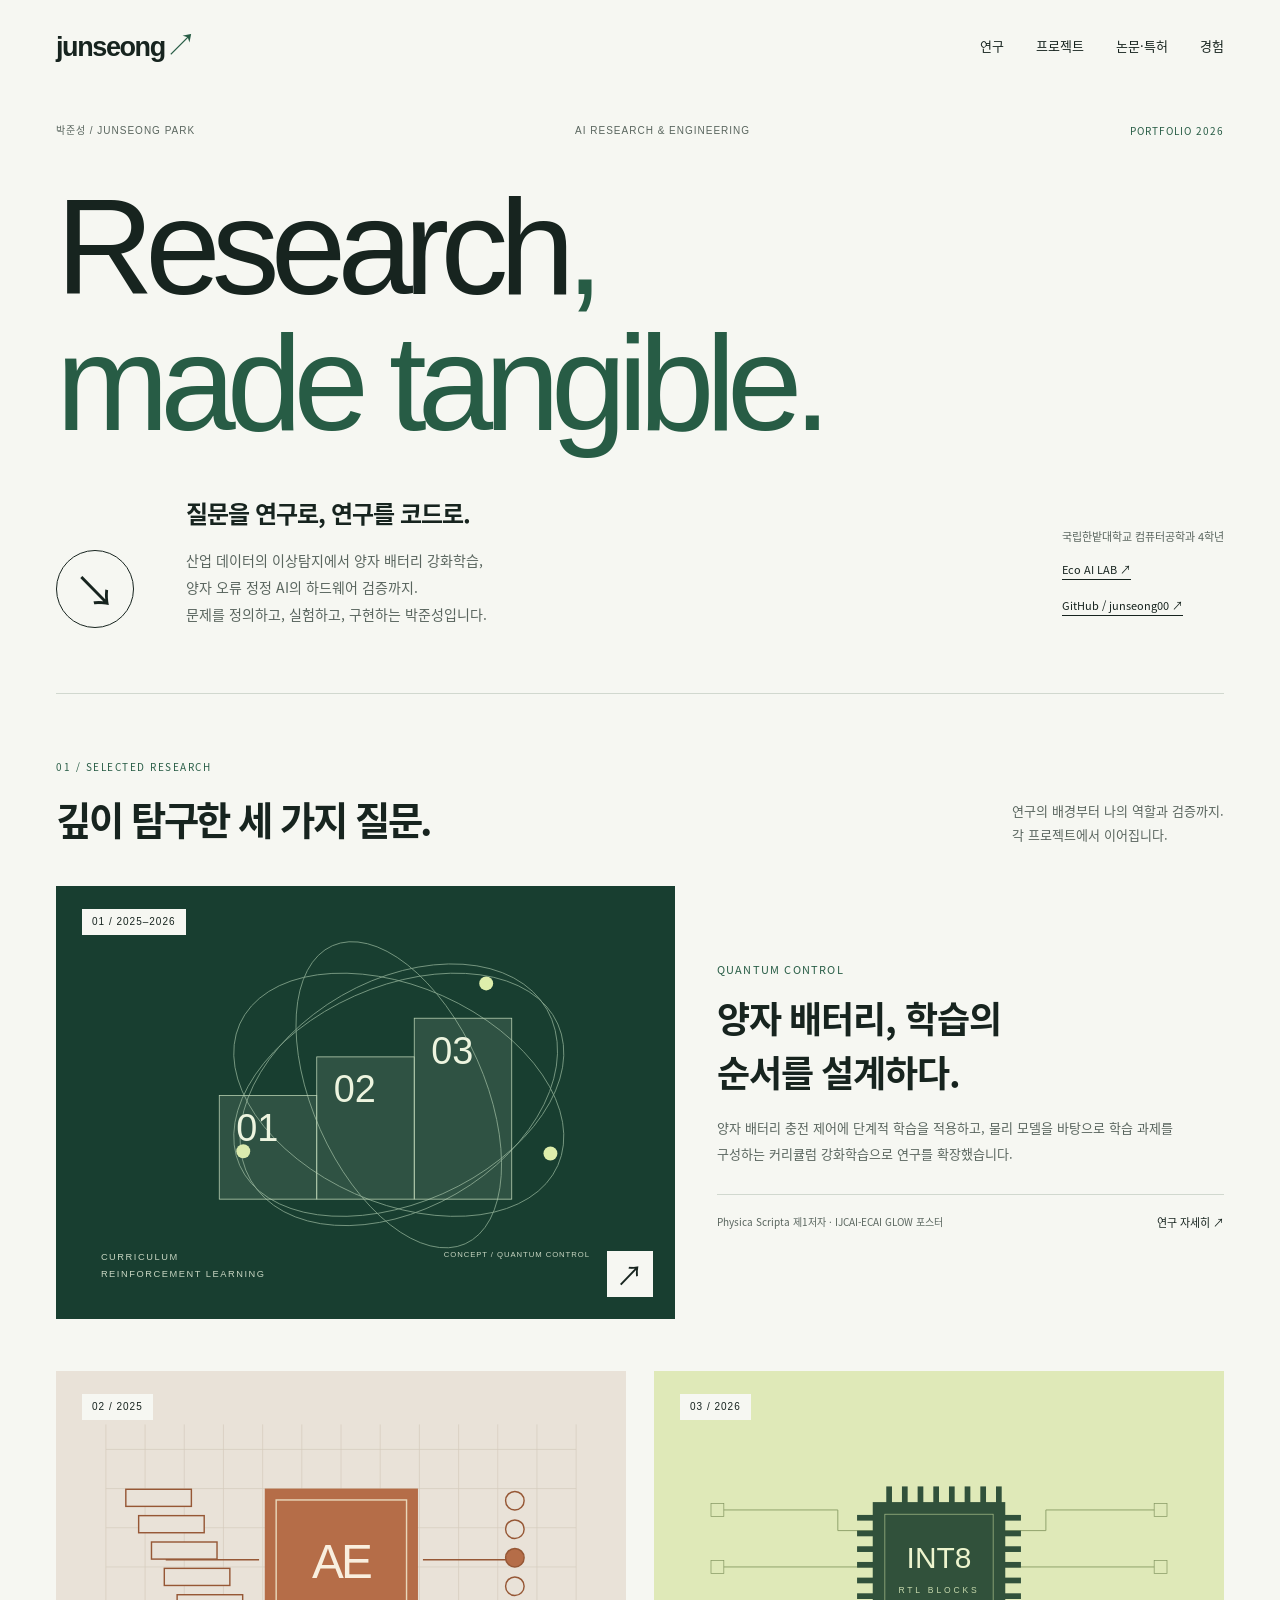
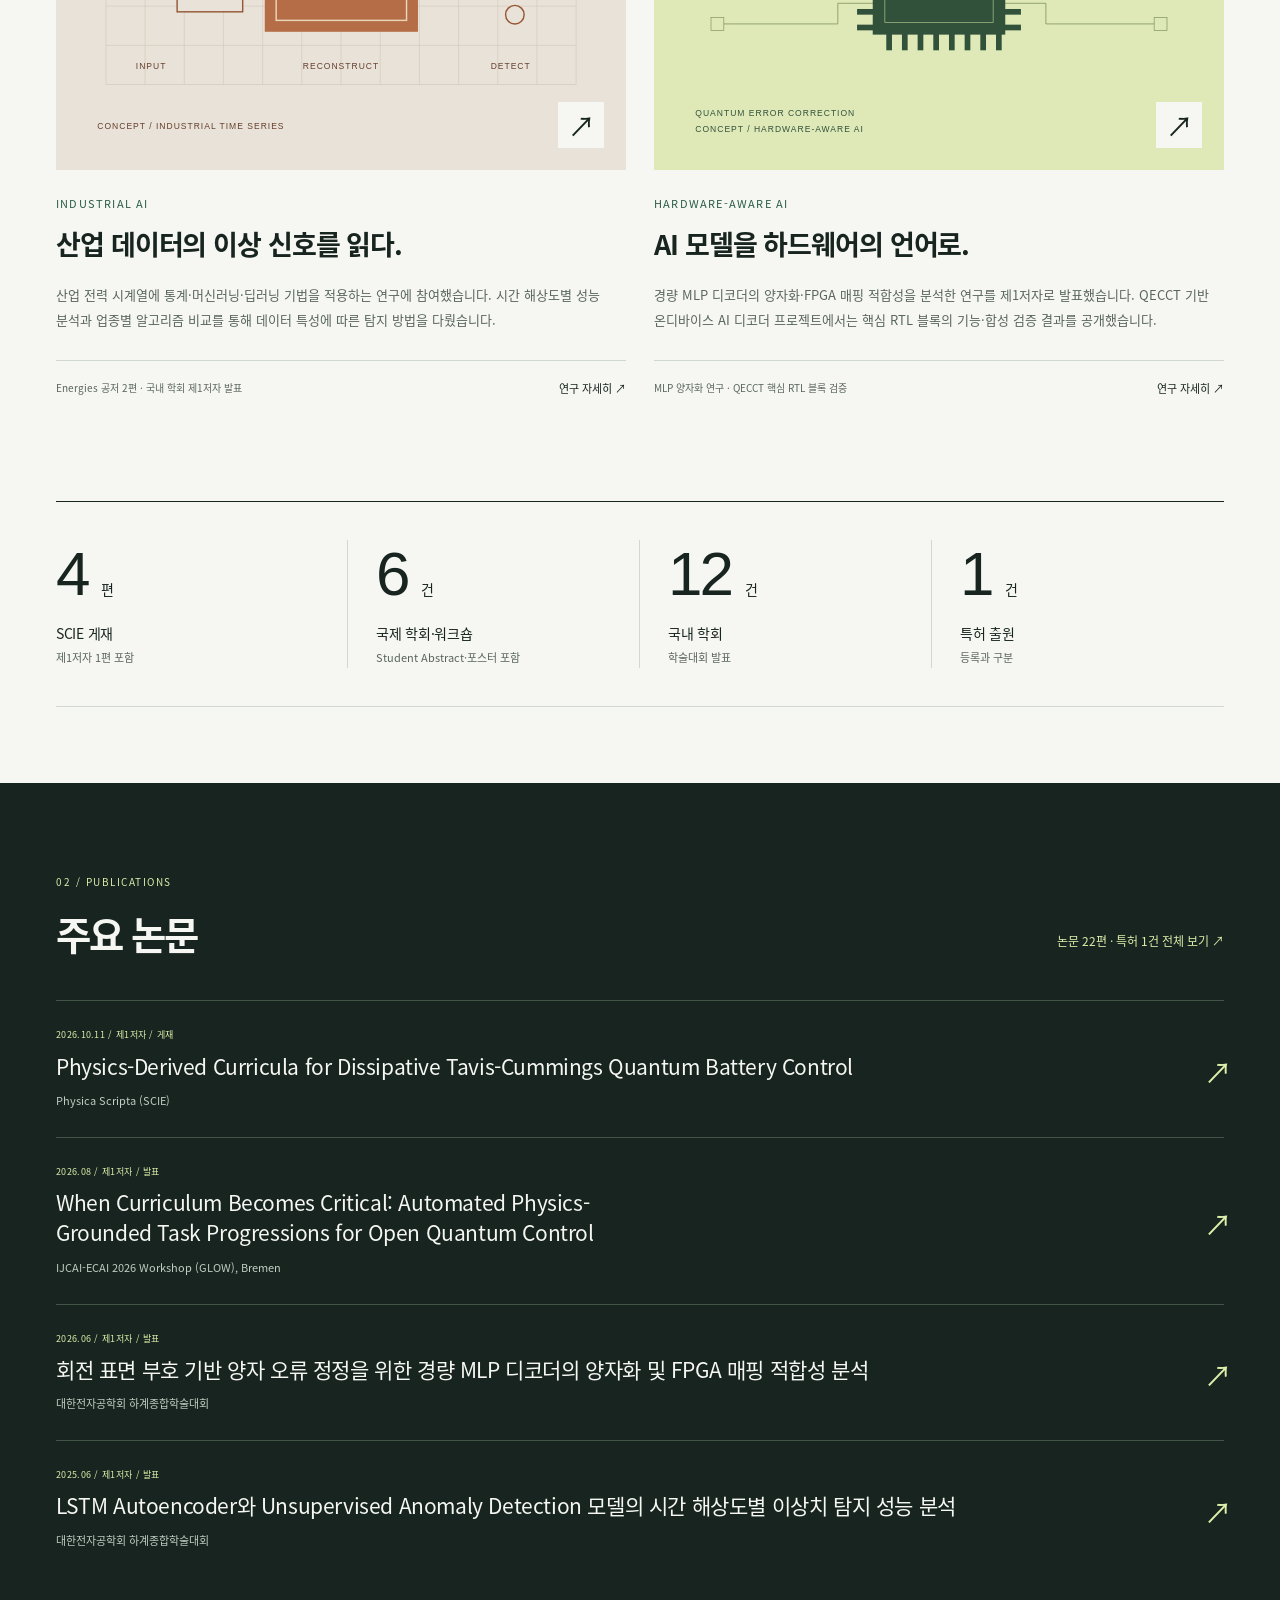
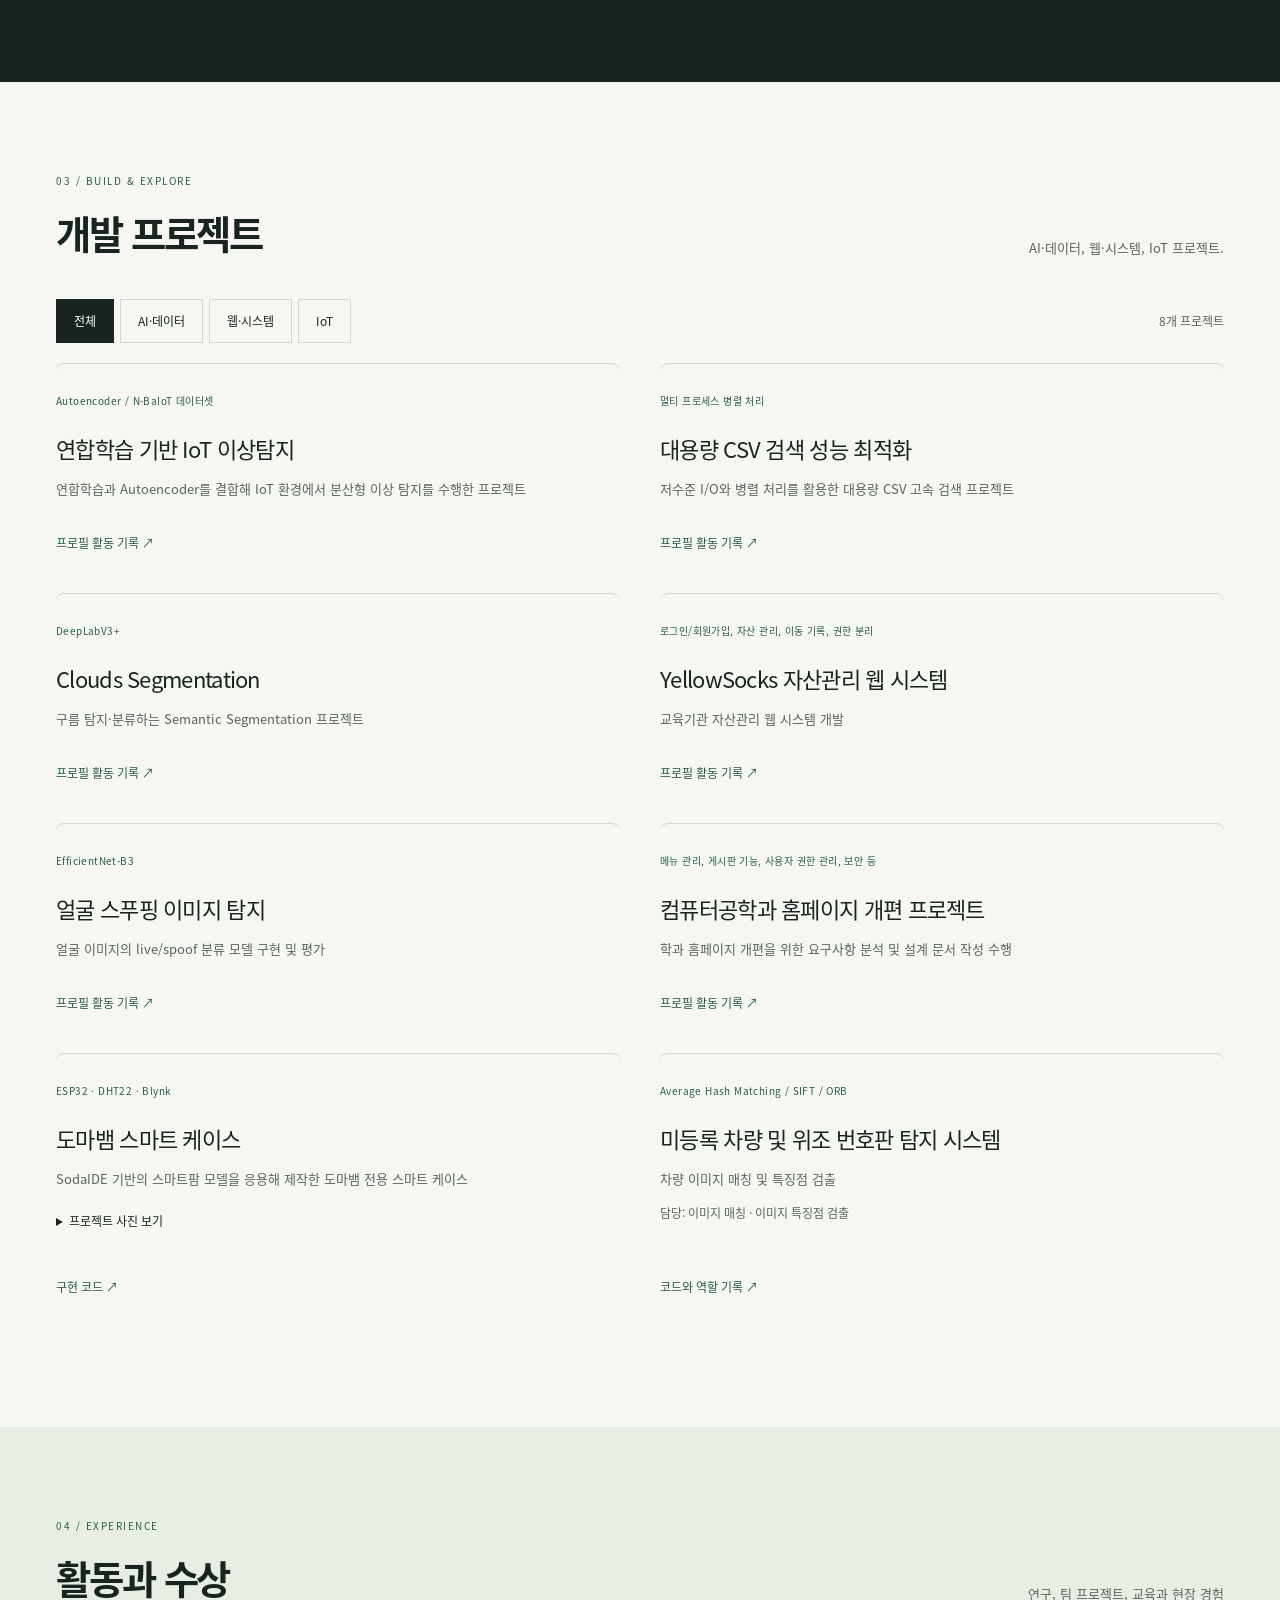
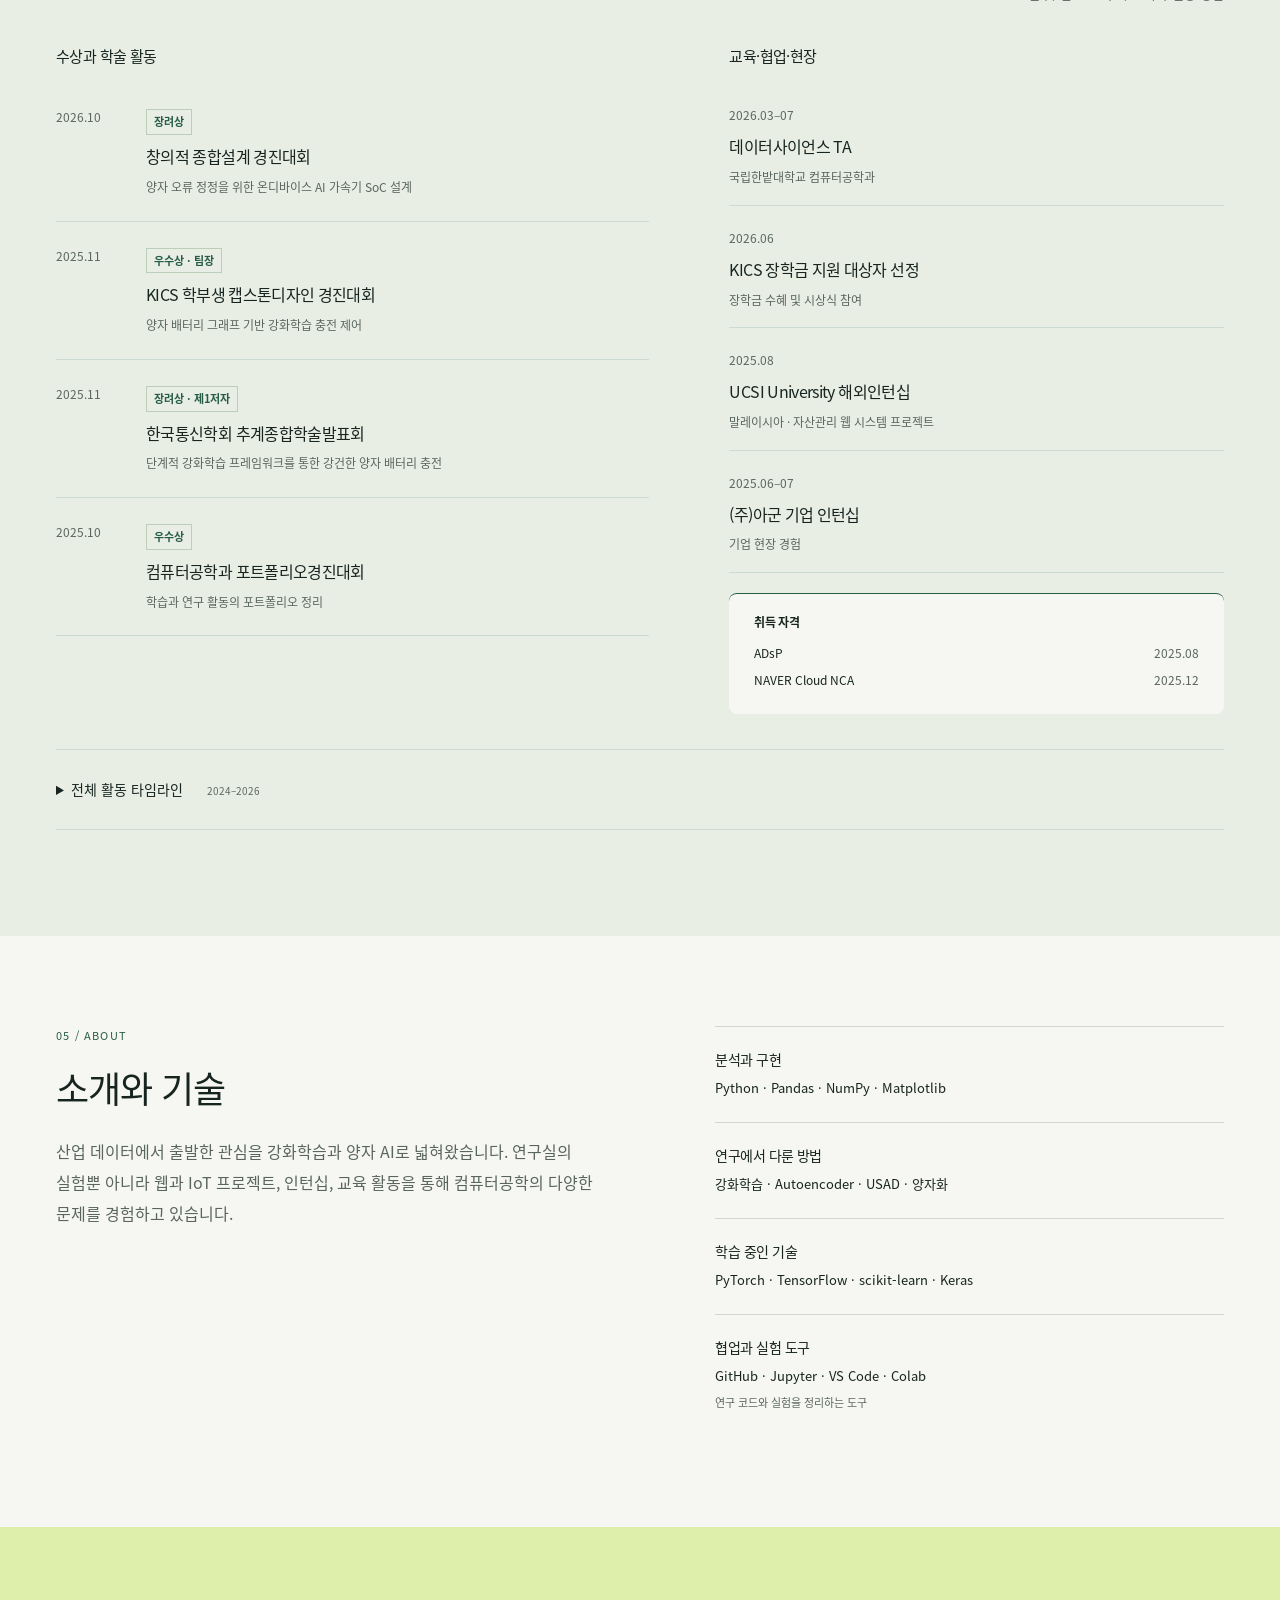
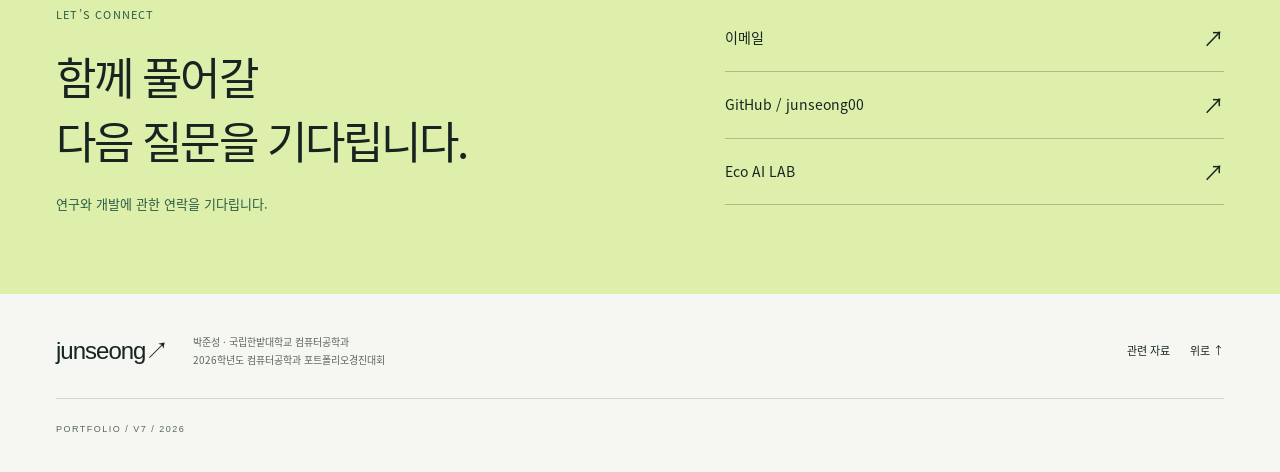
<file: index.html>
<!doctype html>
<html lang="ko">
<head>
  <meta charset="utf-8">
  <meta name="viewport" content="width=device-width,initial-scale=1">
  <title>연구와 구현 · 박준성 포트폴리오</title>
  <meta name="description" content="박준성 · 국립한밭대학교 컴퓨터공학과. 양자 배터리 강화학습, 산업 전력 이상탐지, 양자 오류 정정 AI 연구와 개발 포트폴리오.">
  <meta name="theme-color" content="#f6f7f2">
  <meta property="og:title" content="박준성 · AI Research &amp; Engineering">
  <meta property="og:description" content="박준성 · 국립한밭대학교 컴퓨터공학과. 양자 배터리 강화학습, 산업 전력 이상탐지, 양자 오류 정정 AI 연구와 개발 포트폴리오.">
  <meta property="og:type" content="website">
  <link rel="icon" href="assets/favicon.svg" type="image/svg+xml">
  <link rel="stylesheet" href="fonts.css">
  <link rel="stylesheet" href="styles.css">
  <link rel="stylesheet" href="identity.css">
  <link rel="stylesheet" href="refinement.css">
  <link rel="stylesheet" href="studio.css">
  <script src="app.js" defer></script>
</head>
<body class="home">
<a class="skip-link" href="#main">본문으로 이동</a>
<header class="site-header">
  <a href="index.html" class="brand" aria-label="박준성 포트폴리오 홈">junseong<span aria-hidden="true">↗</span></a>
  <nav aria-label="주요 메뉴">
    <a href="index.html#research">연구</a>
    <a href="index.html#projects">프로젝트</a>
    <a href="publications.html">논문·특허</a>
    <a href="index.html#experience">경험</a>
  </nav>
</header>
<main id="main"><section class="studio-hero wrap" aria-labelledby="hero-title">
  <div class="hero-overline"><p>박준성 / JUNSEONG PARK</p><p>AI RESEARCH &amp; ENGINEERING</p><span>PORTFOLIO 2026</span></div>
  <h1 id="hero-title">Research<span class="hero-comma">,</span><br><span class="hero-second">made tangible.</span></h1>
  <div class="hero-bottom"><a class="round-link" href="#research" aria-label="대표 연구 살펴보기"><span aria-hidden="true">↘</span></a><div class="hero-intro"><p class="hero-korean">질문을 연구로, 연구를 코드로.</p><p>산업 데이터의 이상탐지에서 양자 배터리 강화학습,<br class="desktop-break">양자 오류 정정 AI의 하드웨어 검증까지.<br class="desktop-break">문제를 정의하고, 실험하고, 구현하는 박준성입니다.</p></div><div class="hero-profile"><span>국립한밭대학교 컴퓨터공학과 4학년</span><a href="https://sites.google.com/view/ecoai" target="_blank" rel="noopener noreferrer">Eco AI LAB ↗</a><a href="https://github.com/junseong00" target="_blank" rel="noopener noreferrer">GitHub / junseong00 ↗</a></div></div>
</section>
<section id="research" class="section wrap studio-work">
  <div class="section-heading"><div><p class="eyebrow">01 / SELECTED RESEARCH</p><h2>깊이 탐구한 세 가지 질문.</h2></div><p>연구의 배경부터 나의 역할과 검증까지.<br>각 프로젝트에서 이어집니다.</p></div>
  <div class="studio-gallery"><article class="work-item work-quantum"><a class="work-image" href="quantum.html" aria-label="양자 배터리 충전을 위한 커리큘럼 강화학습 자세히 보기"><img src="assets/quantum.svg" alt="Curriculum reinforcement learning 연구 주제의 개념 그래픽" width="800" height="560" loading="eager"><span class="work-number">01 / 2025–2026</span><span class="work-arrow" aria-hidden="true">↗</span></a><div class="work-info"><p class="eyebrow">QUANTUM CONTROL</p><h3><a href="quantum.html">양자 배터리, 학습의 순서를 설계하다.</a></h3><p>양자 배터리 충전 제어에 단계적 학습을 적용하고, 물리 모델을 바탕으로 학습 과제를 구성하는 커리큘럼 강화학습으로 연구를 확장했습니다.</p><div class="work-end"><span>Physica Scripta 제1저자 · IJCAI-ECAI GLOW 포스터</span><a href="quantum.html">연구 자세히 <span aria-hidden="true">↗</span></a></div></div></article><article class="work-item work-industry"><a class="work-image" href="industry.html" aria-label="산업 전력 시계열의 이상탐지 자세히 보기"><img src="assets/industry.svg" alt="Industrial time-series anomaly detection 연구 주제의 개념 그래픽" width="800" height="560" loading="lazy"><span class="work-number">02 / 2025</span><span class="work-arrow" aria-hidden="true">↗</span></a><div class="work-info"><p class="eyebrow">INDUSTRIAL AI</p><h3><a href="industry.html">산업 데이터의 이상 신호를 읽다.</a></h3><p>산업 전력 시계열에 통계·머신러닝·딥러닝 기법을 적용하는 연구에 참여했습니다. 시간 해상도별 성능 분석과 업종별 알고리즘 비교를 통해 데이터 특성에 따른 탐지 방법을 다뤘습니다.</p><div class="work-end"><span>Energies 공저 2편 · 국내 학회 제1저자 발표</span><a href="industry.html">연구 자세히 <span aria-hidden="true">↗</span></a></div></div></article><article class="work-item work-qec"><a class="work-image" href="qec.html" aria-label="양자 오류 정정 AI의 경량화와 FPGA 검증 자세히 보기"><img src="assets/qec.svg" alt="Hardware-aware quantum error correction 연구 주제의 개념 그래픽" width="800" height="560" loading="lazy"><span class="work-number">03 / 2026</span><span class="work-arrow" aria-hidden="true">↗</span></a><div class="work-info"><p class="eyebrow">HARDWARE-AWARE AI</p><h3><a href="qec.html">AI 모델을 하드웨어의 언어로.</a></h3><p>경량 MLP 디코더의 양자화·FPGA 매핑 적합성을 분석한 연구를 제1저자로 발표했습니다. QECCT 기반 온디바이스 AI 디코더 프로젝트에서는 핵심 RTL 블록의 기능·합성 검증 결과를 공개했습니다.</p><div class="work-end"><span>MLP 양자화 연구 · QECCT 핵심 RTL 블록 검증</span><a href="qec.html">연구 자세히 <span aria-hidden="true">↗</span></a></div></div></article></div>
</section>
<section class="snapshot wrap" aria-label="연구 실적 요약"><div><strong>4<span>편</span></strong><h3>SCIE 게재</h3><p>제1저자 1편 포함</p></div><div><strong>6<span>건</span></strong><h3>국제 학회·워크숍</h3><p>Student Abstract·포스터 포함</p></div><div><strong>12<span>건</span></strong><h3>국내 학회</h3><p>학술대회 발표</p></div><div><strong>1<span>건</span></strong><h3>특허 출원</h3><p>등록과 구분</p></div></section>
<section id="publications" class="section publication-preview"><div class="wrap"><div class="section-heading"><div><p class="eyebrow">02 / PUBLICATIONS</p><h2>주요 논문</h2></div><a class="arrow-link" href="publications.html">논문 22편 · 특허 1건 전체 보기 ↗</a></div><div class="selected-pubs"><article class="selected-publication"><div><p class="eyebrow">2026.10.11 / 제1저자 / 게재</p><h3><a href="publications.html#pub-1">Physics-Derived Curricula for Dissipative Tavis-Cummings Quantum Battery Control</a></h3><p>Physica Scripta (SCIE)</p></div><a class="pub-arrow" href="publications.html#pub-1" aria-label="Physics-Derived Curricula for Dissipative Tavis-Cummings Quantum Battery Control 기록 보기">↗</a></article><article class="selected-publication"><div><p class="eyebrow">2026.08 / 제1저자 / 발표</p><h3><a href="publications.html#pub-5">When Curriculum Becomes Critical: Automated Physics-Grounded Task Progressions for Open Quantum Control</a></h3><p>IJCAI-ECAI 2026 Workshop (GLOW), Bremen</p></div><a class="pub-arrow" href="publications.html#pub-5" aria-label="When Curriculum Becomes Critical: Automated Physics-Grounded Task Progressions for Open Quantum Control 기록 보기">↗</a></article><article class="selected-publication"><div><p class="eyebrow">2026.06 / 제1저자 / 발표</p><h3><a href="publications.html#pub-11">회전 표면 부호 기반 양자 오류 정정을 위한 경량 MLP 디코더의 양자화 및 FPGA 매핑 적합성 분석</a></h3><p>대한전자공학회 하계종합학술대회</p></div><a class="pub-arrow" href="publications.html#pub-11" aria-label="회전 표면 부호 기반 양자 오류 정정을 위한 경량 MLP 디코더의 양자화 및 FPGA 매핑 적합성 분석 기록 보기">↗</a></article><article class="selected-publication"><div><p class="eyebrow">2025.06 / 제1저자 / 발표</p><h3><a href="publications.html#pub-21">LSTM Autoencoder와 Unsupervised Anomaly Detection 모델의 시간 해상도별 이상치 탐지 성능 분석</a></h3><p>대한전자공학회 하계종합학술대회</p></div><a class="pub-arrow" href="publications.html#pub-21" aria-label="LSTM Autoencoder와 Unsupervised Anomaly Detection 모델의 시간 해상도별 이상치 탐지 성능 분석 기록 보기">↗</a></article></div></div></section>
<section id="projects" class="section wrap"><div class="section-heading"><div><p class="eyebrow">03 / BUILD &amp; EXPLORE</p><h2>개발 프로젝트</h2></div><p>AI·데이터, 웹·시스템, IoT 프로젝트.</p></div><div class="project-filters filter-group" hidden role="group" aria-label="개발 프로젝트 분류"><button data-project-filter="all" aria-pressed="true">전체</button><button data-project-filter="ai" aria-pressed="false">AI·데이터</button><button data-project-filter="software" aria-pressed="false">웹·시스템</button><button data-project-filter="iot" aria-pressed="false">IoT</button><span class="project-result note" role="status" aria-live="polite">8개 프로젝트</span></div><div class="project-grid"><article class="project-card" data-project="ai"><p class="eyebrow">Autoencoder / N-BaIoT 데이터셋</p><h3>연합학습 기반 IoT 이상탐지</h3><p>연합학습과 Autoencoder를 결합해 IoT 환경에서 분산형 이상 탐지를 수행한 프로젝트</p><div class="project-link"><a href="https://github.com/junseong00/junseong00/blob/main/README.md" target="_blank" rel="noopener noreferrer">프로필 활동 기록 ↗</a></div></article><article class="project-card" data-project="software"><p class="eyebrow">멀티 프로세스 병렬 처리</p><h3>대용량 CSV 검색 성능 최적화</h3><p>저수준 I/O와 병렬 처리를 활용한 대용량 CSV 고속 검색 프로젝트</p><div class="project-link"><a href="https://github.com/junseong00/junseong00/blob/main/README.md" target="_blank" rel="noopener noreferrer">프로필 활동 기록 ↗</a></div></article><article class="project-card" data-project="ai"><p class="eyebrow">DeepLabV3+</p><h3>Clouds Segmentation</h3><p>구름 탐지·분류하는 Semantic Segmentation 프로젝트</p><div class="project-link"><a href="https://github.com/junseong00/junseong00/blob/main/README.md" target="_blank" rel="noopener noreferrer">프로필 활동 기록 ↗</a></div></article><article class="project-card" data-project="software"><p class="eyebrow">로그인/회원가입, 자산 관리, 이동 기록, 권한 분리</p><h3>YellowSocks 자산관리 웹 시스템</h3><p>교육기관 자산관리 웹 시스템 개발</p><div class="project-link"><a href="https://github.com/junseong00/junseong00/blob/main/README.md" target="_blank" rel="noopener noreferrer">프로필 활동 기록 ↗</a></div></article><article class="project-card" data-project="ai"><p class="eyebrow">EfficientNet-B3</p><h3>얼굴 스푸핑 이미지 탐지</h3><p>얼굴 이미지의 live/spoof 분류 모델 구현 및 평가</p><div class="project-link"><a href="https://github.com/junseong00/junseong00/blob/main/README.md" target="_blank" rel="noopener noreferrer">프로필 활동 기록 ↗</a></div></article><article class="project-card" data-project="software"><p class="eyebrow">메뉴 관리, 게시판 기능, 사용자 권한 관리, 보안 등</p><h3>컴퓨터공학과 홈페이지 개편 프로젝트</h3><p>학과 홈페이지 개편을 위한 요구사항 분석 및 설계 문서 작성 수행</p><div class="project-link"><a href="https://github.com/junseong00/junseong00/blob/main/README.md" target="_blank" rel="noopener noreferrer">프로필 활동 기록 ↗</a></div></article><article class="project-card" data-project="iot"><p class="eyebrow">ESP32 · DHT22 · Blynk</p><h3>도마뱀 스마트 케이스</h3><p>SodaIDE 기반의 스마트팜 모델을 응용해 제작한 도마뱀 전용 스마트 케이스</p><details class="project-image"><summary>프로젝트 사진 보기</summary><figure><img src="assets/smart-case.jpg" alt="도마뱀 스마트 케이스 장치와 온습도 제어 화면" width="756" height="567" loading="lazy"><figcaption>본인 공개 저장소의 구현 사진</figcaption></figure></details><div class="project-link"><a href="https://github.com/junseong00/Project/tree/main/Smart%20Case" target="_blank" rel="noopener noreferrer">구현 코드 ↗</a></div></article><article class="project-card" data-project="ai"><p class="eyebrow">Average Hash Matching / SIFT / ORB</p><h3>미등록 차량 및 위조 번호판 탐지 시스템</h3><p>차량 이미지 매칭 및 특징점 검출</p><p class="project-role">담당: 이미지 매칭 · 이미지 특징점 검출</p><div class="project-link"><a href="https://github.com/junseong00/Project/tree/main/Image%20Matching" target="_blank" rel="noopener noreferrer">코드와 역할 기록 ↗</a></div></article></div></section>
<section id="experience" class="section experience-section"><div class="wrap"><div class="section-heading"><div><p class="eyebrow">04 / EXPERIENCE</p><h2>활동과 수상</h2></div><p>연구, 팀 프로젝트, 교육과 현장 경험</p></div><div class="experience-layout"><div><h3 class="column-title">수상과 학술 활동</h3><div class="award-list"><article><time>2026.10</time><div><span class="award-type">장려상</span><h4>창의적 종합설계 경진대회</h4><p>양자 오류 정정을 위한 온디바이스 AI 가속기 SoC 설계</p></div></article><article><time>2025.11</time><div><span class="award-type">우수상 · 팀장</span><h4>KICS 학부생 캡스톤디자인 경진대회</h4><p>양자 배터리 그래프 기반 강화학습 충전 제어</p></div></article><article><time>2025.11</time><div><span class="award-type">장려상 · 제1저자</span><h4>한국통신학회 추계종합학술발표회</h4><p>단계적 강화학습 프레임워크를 통한 강건한 양자 배터리 충전</p></div></article><article><time>2025.10</time><div><span class="award-type">우수상</span><h4>컴퓨터공학과 포트폴리오경진대회</h4><p>학습과 연구 활동의 포트폴리오 정리</p></div></article></div></div><div><h3 class="column-title">교육·협업·현장</h3><div class="experience-list"><article><time>2026.03–07</time><h4>데이터사이언스 TA</h4><p>국립한밭대학교 컴퓨터공학과</p></article><article><time>2026.06</time><h4>KICS 장학금 지원 대상자 선정</h4><p>장학금 수혜 및 시상식 참여</p></article><article><time>2025.08</time><h4>UCSI University 해외인턴십</h4><p>말레이시아 · 자산관리 웹 시스템 프로젝트</p></article><article><time>2025.06–07</time><h4>(주)아군 기업 인턴십</h4><p>기업 현장 경험</p></article></div><div class="certificate-box"><h4>취득 자격</h4><p><strong>ADsP</strong><span>2025.08</span></p><p><strong>NAVER Cloud NCA</strong><span>2025.12</span></p></div></div></div><details class="timeline-disclosure"><summary>전체 활동 타임라인 <span>2024–2026</span></summary><div class="timeline"><article class="timeline-item"><time>26.11.19 ~ 11.20</time><div><h3>한국통신학회 추계종합학술발표회(2026) <span class=badge>예정</span></h3><p>표면부호 양자 오류 정정용 합성곱 신경망 복호기의 정확도 향상과 처리 비용: 상용 NPU, GPU, CPU 실측</p></div></article><article class="timeline-item"><time>26.10.15</time><div><h3>창의적 종합설계 경진대회 </h3><p>양자 오류 정정을 위한 온디바이스 AI 가속기 SoC 설계 (장려상)</p></div></article><article class="timeline-item"><time>2026.10.11</time><div><h3>Physics-Derived Curricula for Dissipative Tavis-Cummings Quantum Battery Control (1저자, SCIE) </h3><p>Physica Scripta · 제1저자 논문 게재</p></div></article><article class="timeline-item"><time>26.09.04 ~ 09.06</time><div><h3>제28회 국제로봇올림피아드(IRO) 진행요원 </h3><p>국제 로봇대회 현장 운영 및 경기 진행 지원</p></div></article><article class="timeline-item"><time>26.08.26 ~ 08.27</time><div><h3>AX 인재 온보딩 교육 </h3><p>클로드 AI 활용 자료수집, 분석, 시각화, 보고서 작성 등 직무 실습</p></div></article><article class="timeline-item"><time>26.08.15 ~ 08.21</time><div><h3>When Curriculum Becomes Critical: Automated Physics-Grounded Task Progressions for Open Quantum Control (Poster) </h3><p>IJCAI-ECAI 2026 GLOW, Bremen, Germany</p></div></article><article class="timeline-item"><time>26.06.23 ~ 06.26</time><div><h3>대한전자공학회 하계종합학술대회(2026) </h3><p>회전 표면 부호 기반 양자 오류 정정을 위한 경량 MLP 디코더의 양자화 및 FPGA 매핑 적합성 분석</p></div></article><article class="timeline-item"><time>26.06.17 ~ 06.19</time><div><h3>한국통신학회 하계종합학술발표회(2026) </h3><p>KICS 장학금 지원 대상자 선정(장학금 수혜 및 시상식 참여)</p></div></article><article class="timeline-item"><time>26.03.27 ~ 05.27</time><div><h3>2026 ABC 프로젝트 멘토링 </h3><p>양자 오류 정정(QEC) AI 가속기를 위한 RTL 기반 SoC 설계 및 검증</p></div></article><article class="timeline-item"><time>26.03.05 ~ 07.03</time><div><h3>데이터사이언스 TA </h3><p>국립한밭대학교 컴퓨터공학과</p></div></article><article class="timeline-item"><time>26.03.01</time><div><h3>Measurement-Informed Safe Reinforcement Learning for Quantum Battery Charging via Harmonic-Syndrome Diagnostics and BMS Constraints (SCIE) </h3><p>IEEE Transactions on Quantum Engineering, 2026</p></div></article><article class="timeline-item"><time>26.02.04 ~ 02.06</time><div><h3>한국통신학회 동계종합학술발표회(2026) </h3><p>개방 양자계 환경에서의 양자 배터리 충전 프로토콜 최적화를 위한 커리큘럼 강화학습 프레임워크</p></div></article><article class="timeline-item"><time>26.02.04 ~ 02.06</time><div><h3>한국통신학회 아이디어 경진대회(2026) </h3><p>실시간 네트워크 상태를 스스로 인지하고 서비스 품질을 능동적으로 최적화하는 통신 자율 Agentic AI 서비스</p></div></article><article class="timeline-item"><time>25.12.17</time><div><h3>FFT-Guided Multi-Window USAD with DTW–Isolation Forest for Reliable Anomaly Detection in Industrial Power Time-Series (SCIE) </h3><p>USAD 기반 재구성 이상탐지 부분 참여 (공저자)</p></div></article><article class="timeline-item"><time>25.12.03</time><div><h3>자격증 취득 </h3><p>NAVER Cloud Platform Certified Associate (NCA)</p></div></article><article class="timeline-item"><time>25.11.19 ~ 11.21</time><div><h3>한국통신학회 추계종합학술발표회(2025) </h3><p>단계적 강화학습 프레임워크를 통한 강건한 양자 배터리 충전 (1저자, 장려상 수상)</p></div></article><article class="timeline-item"><time>25.11.19 ~ 11.21</time><div><h3>한국통신학회 학부생 캡스톤디자인 경진대회(2025) </h3><p>양자배터리 초흡수 이득 극대화를 위한 그래프 기반 강화학습 충전 제어 (팀장, 우수상 수상)</p></div></article><article class="timeline-item"><time>2026.01</time><div><h3>Multi-Stage Reinforcement Learning for Robust Charging of Quantum Batteries </h3><p>AAAI-26 Student Abstract and Poster Program</p></div></article><article class="timeline-item"><time>25.11.03 ~ 11.14</time><div><h3>소중한 SW특강: 네이버 클라우드 실무 2기 </h3><p>클라우드 실무 및 NCP 활용</p></div></article><article class="timeline-item"><time>25.10.31</time><div><h3>특허 출원 (국립한밭대학교 / 기여도 15%) </h3><p>커리큘럼 강화학습을 이용한 양자 배터리의 강건한 충전 시스템(출원번호: 10-2025-0162492)</p></div></article><article class="timeline-item"><time>25.10.30</time><div><h3>컴퓨터공학과 포트폴리오경진대회 </h3><p>우수상</p></div></article><article class="timeline-item"><time>25.08.10 ~ 08.23</time><div><h3>말레이시아 (UCSI University) 해외인턴십 </h3><p>자산관리 웹 시스템 프로젝트</p></div></article><article class="timeline-item"><time>25.08.09</time><div><h3>자격증 취득 </h3><p>데이터 분석 준전문가 (ADsP)</p></div></article><article class="timeline-item"><time>25.07.28 ~ 08.08</time><div><h3>소중한 SW특강: 웹 개발 실무 </h3><p>SpringBoot 기반 웹애플리케이션 개발 교육</p></div></article><article class="timeline-item"><time>~ 25.07.11</time><div><h3>A Comparative Study of Customized Algorithms for Anomaly Detection in Industry-Specific Power Data (SCIE) </h3><p>Isolation Forest 와 Autoencoder 하이브리드 이상치 탐지 부분 참여 (공저자)</p></div></article><article class="timeline-item"><time>25.06.30 ~ 07.11</time><div><h3>기업 인턴십 </h3><p>(주)아군</p></div></article><article class="timeline-item"><time>25.06.24 ~ 06.27</time><div><h3>대한전자공학회 하계종합학술대회(2025) </h3><p>LSTM Autoencoder와 Unsupervised Anomaly Detection 모델의 시간 해상도별 이상치 탐지 성능 분석</p></div></article><article class="timeline-item"><time>25.05.20 ~ 06.30</time><div><h3>2025 ABC 프로젝트 멘토링 </h3><p>산업 전력 소비량의 이상치 검출 및 최적화를 통한 에너지 소비량 감축</p></div></article><article class="timeline-item"><time>25.04.07 ~ 12.31</time><div><h3>산학협력 프로젝트 </h3><p>자율주행 주차로봇 운영 소프트웨어 성능 테스트 및 최적화</p></div></article><article class="timeline-item"><time>25.03.24 ~ 12.31</time><div><h3>소중한 JUMP-UP Labs </h3><p>AI를 활용한 산업체 전력 사용량 이상치 탐지</p></div></article><article class="timeline-item"><time>25.02.05 ~ 02.07</time><div><h3>한국통신학회 동계종합학술발표회(2025) </h3><p>Isolation Forest 와 Autoencoder 하이브리드 이상치 탐지 기법을 활용한 산업 전력 데이터 분석 및 최적화</p></div></article><article class="timeline-item"><time>25.02.05 ~ 02.07</time><div><h3>한국통신학회 아이디어 경진대회(2025) </h3><p>생성형 AI를 활용한 실시간 아동 안전 보호 시스템</p></div></article><article class="timeline-item"><time>24.12.24 ~ 25.01.03</time><div><h3>한밭 한마음 공모전 </h3><p>슬로건 및 UI 디자인 제작</p></div></article><article class="timeline-item"><time>24.10.28 ~ 11.15</time><div><h3>교내 비교과 마이크로디그리 생성형 AI 특강 </h3><p>생성형 AI의 이해 및 활용/생성형 AI기반 콘텐츠 제작</p></div></article><article class="timeline-item"><time>24.07.22 ~ 07.26</time><div><h3>교내 SW특강 </h3><p>파이토치 과정</p></div></article></div></details></div></section>
<section id="about" class="section wrap about-section"><div><p class="eyebrow">05 / ABOUT</p><h2>소개와 기술</h2><p class="about-intro">산업 데이터에서 출발한 관심을 강화학습과 양자 AI로 넓혀왔습니다. 연구실의 실험뿐 아니라 웹과 IoT 프로젝트, 인턴십, 교육 활동을 통해 컴퓨터공학의 다양한 문제를 경험하고 있습니다.</p></div><div class="skills-list"><div><h3>분석과 구현</h3><p>Python · Pandas · NumPy · Matplotlib</p></div><div><h3>연구에서 다룬 방법</h3><p>강화학습 · Autoencoder · USAD · 양자화</p></div><div><h3>학습 중인 기술</h3><p>PyTorch · TensorFlow · scikit-learn · Keras</p></div><div><h3>협업과 실험 도구</h3><p>GitHub · Jupyter · VS Code · Colab</p><small>연구 코드와 실험을 정리하는 도구</small></div></div></section>
<section id="contact" class="contact-section"><div class="wrap contact-layout"><div><p class="eyebrow">LET’S CONNECT</p><h2>함께 풀어갈<br>다음 질문을 기다립니다.</h2><p>연구와 개발에 관한 연락을 기다립니다.</p></div><div class="contact-links"><a href="mailto:js03093351@gmail.com">이메일 <span>↗</span></a><a href="https://github.com/junseong00" target="_blank" rel="noopener noreferrer">GitHub / junseong00 <span>↗</span></a><a href="https://sites.google.com/view/ecoai" target="_blank" rel="noopener noreferrer">Eco AI LAB <span>↗</span></a></div></div></section>
</main>
<footer class="footer wrap">
  <a class="footer-brand" href="index.html">junseong↗</a>
  <div><p>박준성 · 국립한밭대학교 컴퓨터공학과</p><p>2026학년도 컴퓨터공학과 포트폴리오경진대회</p></div>
  <div class="footer-links"><a href="sources.html">관련 자료</a><a href="#main">위로 ↑</a></div>
  <small class="edition">PORTFOLIO / V7 / 2026</small>
</footer>
</body></html>
</file>
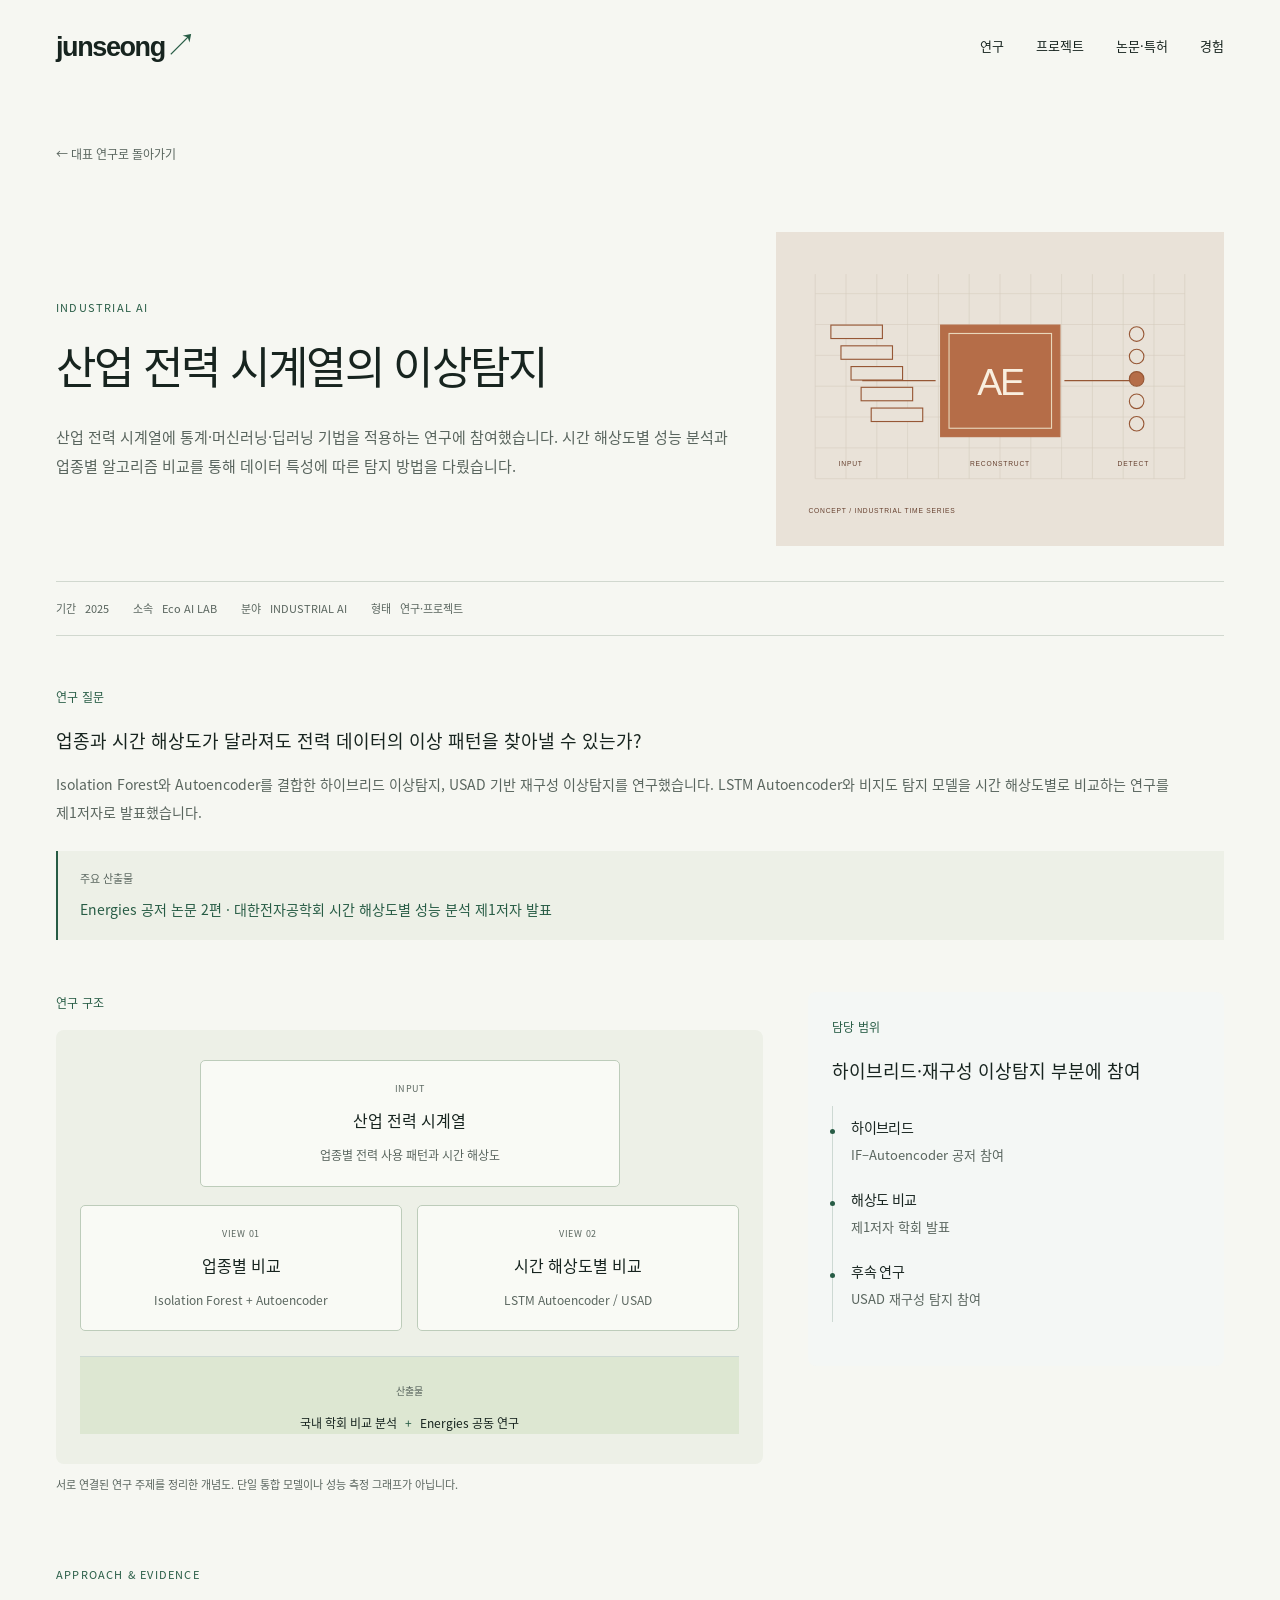
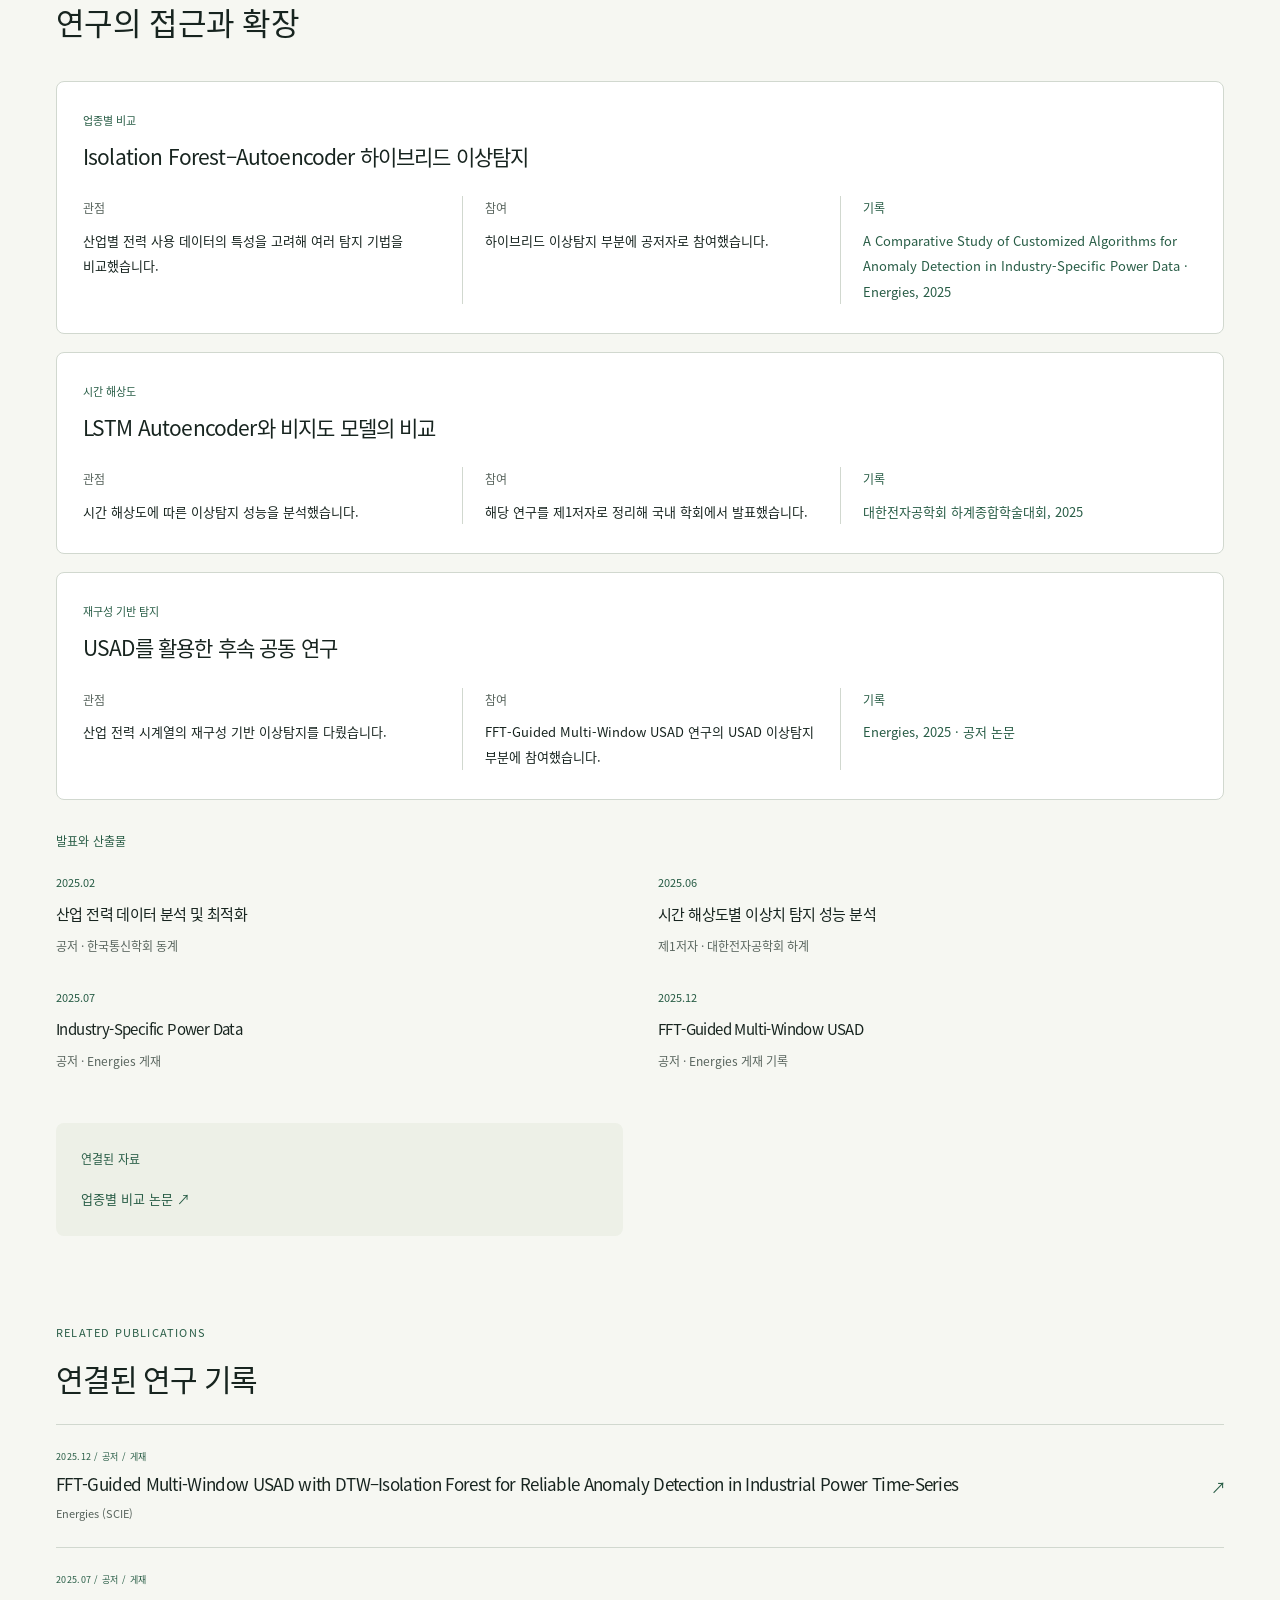
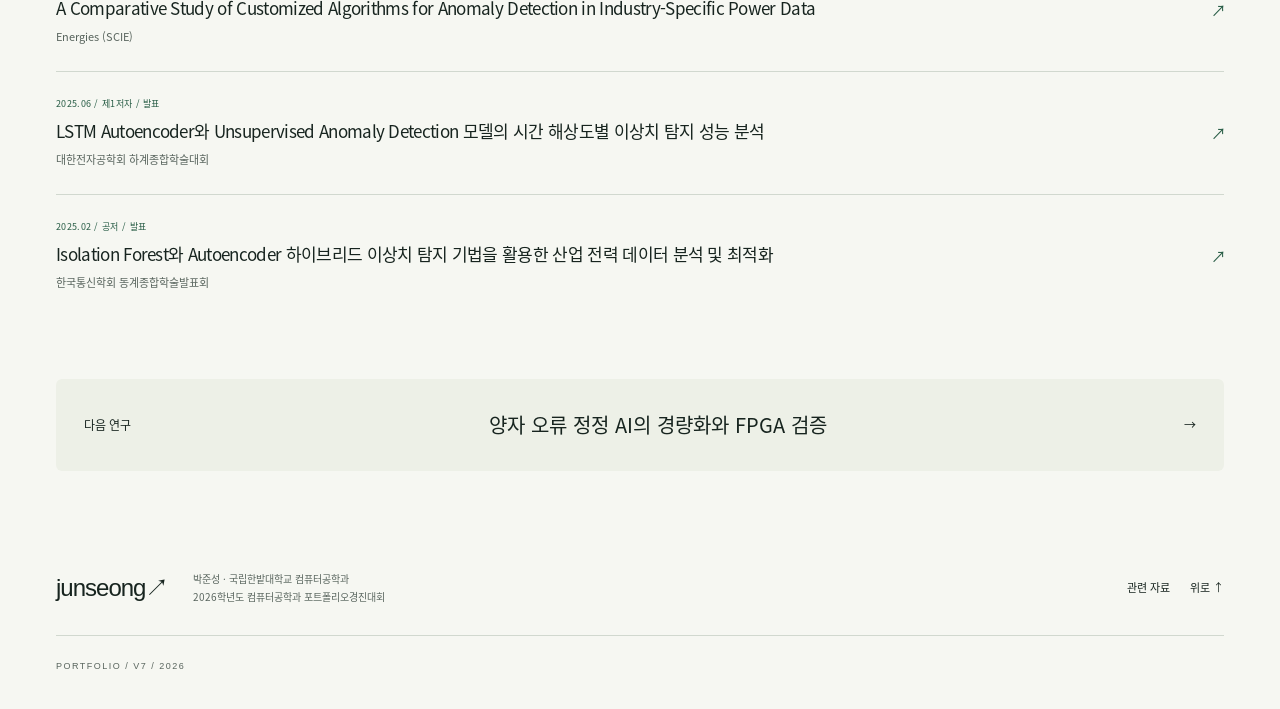
<file: industry.html>
<!doctype html>
<html lang="ko">
<head>
  <meta charset="utf-8">
  <meta name="viewport" content="width=device-width,initial-scale=1">
  <title>산업 전력 시계열의 이상탐지 · 박준성 포트폴리오</title>
  <meta name="description" content="박준성 · 국립한밭대학교 컴퓨터공학과. 양자 배터리 강화학습, 산업 전력 이상탐지, 양자 오류 정정 AI 연구와 개발 포트폴리오.">
  <meta name="theme-color" content="#f6f7f2">
  <meta property="og:title" content="박준성 · AI Research &amp; Engineering">
  <meta property="og:description" content="박준성 · 국립한밭대학교 컴퓨터공학과. 양자 배터리 강화학습, 산업 전력 이상탐지, 양자 오류 정정 AI 연구와 개발 포트폴리오.">
  <meta property="og:type" content="website">
  <link rel="icon" href="assets/favicon.svg" type="image/svg+xml">
  <link rel="stylesheet" href="fonts.css">
  <link rel="stylesheet" href="styles.css">
  <link rel="stylesheet" href="identity.css">
  <link rel="stylesheet" href="refinement.css">
  <link rel="stylesheet" href="studio.css">
  <script src="app.js" defer></script>
</head>
<body class="case-detail">
<a class="skip-link" href="#main">본문으로 이동</a>
<header class="site-header">
  <a href="index.html" class="brand" aria-label="박준성 포트폴리오 홈">junseong<span aria-hidden="true">↗</span></a>
  <nav aria-label="주요 메뉴">
    <a href="index.html#research">연구</a>
    <a href="index.html#projects">프로젝트</a>
    <a href="publications.html">논문·특허</a>
    <a href="index.html#experience">경험</a>
  </nav>
</header>
<main id="main"><div class="wrap document-case theme-industry"><a class="breadcrumb" href="index.html#research">← 대표 연구로 돌아가기</a><header class="document-heading"><div><p class="eyebrow">INDUSTRIAL AI</p><h1>산업 전력 시계열의 이상탐지</h1><p class="document-intro">산업 전력 시계열에 통계·머신러닝·딥러닝 기법을 적용하는 연구에 참여했습니다. 시간 해상도별 성능 분석과 업종별 알고리즘 비교를 통해 데이터 특성에 따른 탐지 방법을 다뤘습니다.</p></div><img class="chapter-art" src="assets/industry.svg" alt="" width="800" height="560" aria-hidden="true"></header><div class="case-metadata"><span><b>기간</b> 2025</span><span><b>소속</b> Eco AI LAB</span><span><b>분야</b> INDUSTRIAL AI</span><span><b>형태</b> 연구·프로젝트</span></div><section class="document-row " data-section="overview"><h2 class="row-label">연구 질문</h2><div class="row-content"><p class="row-lead">업종과 시간 해상도가 달라져도 전력 데이터의 이상 패턴을 찾아낼 수 있는가?</p><p>Isolation Forest와 Autoencoder를 결합한 하이브리드 이상탐지, USAD 기반 재구성 이상탐지를 연구했습니다. LSTM Autoencoder와 비지도 탐지 모델을 시간 해상도별로 비교하는 연구를 제1저자로 발표했습니다.</p><div class="outcome-rule"><span>주요 산출물</span><strong>Energies 공저 논문 2편 · 대한전자공학회 시간 해상도별 성능 분석 제1저자 발표</strong></div></div></section><div class="study-grid"><section class="document-row " data-section="structure"><h2 class="row-label">연구 구조</h2><div class="row-content"><figure class="system-diagram"><div class="diagram-canvas"><div class="diagram-box diagram-input"><small>INPUT</small><strong>산업 전력 시계열</strong><p>업종별 전력 사용 패턴과 시간 해상도</p></div><div class="diagram-branch"><div><div class="diagram-box "><small>VIEW 01</small><strong>업종별 비교</strong><p>Isolation Forest + Autoencoder</p></div></div><div><div class="diagram-box "><small>VIEW 02</small><strong>시간 해상도별 비교</strong><p>LSTM Autoencoder / USAD</p></div></div></div><div class="diagram-foundation"><span>산출물</span><p>국내 학회 비교 분석 <b>+</b> Energies 공동 연구</p></div></div><figcaption>서로 연결된 연구 주제를 정리한 개념도. 단일 통합 모델이나 성능 측정 그래프가 아닙니다.</figcaption></figure></div></section><section class="document-row " data-section="contribution"><h2 class="row-label">담당 범위</h2><div class="row-content"><p class="row-lead">하이브리드·재구성 이상탐지 부분에 참여</p><ul class="contribution-list"><li><h3>하이브리드</h3><p>IF–Autoencoder 공저 참여</p></li><li><h3>해상도 비교</h3><p>제1저자 학회 발표</p></li><li><h3>후속 연구</h3><p>USAD 재구성 탐지 참여</p></li></ul></div></section></div><section class="case-detail-section"><header><p class="eyebrow">APPROACH & EVIDENCE</p><h2>연구의 접근과 확장</h2></header><div class="approach-list"><article class="problem-row"><header><p class="problem-topic">업종별 비교</p><h3>Isolation Forest–Autoencoder 하이브리드 이상탐지</h3></header><dl class="explanation-grid"><div class="detail-value"><dt>관점</dt><dd>산업별 전력 사용 데이터의 특성을 고려해 여러 탐지 기법을 비교했습니다.</dd></div><div class="detail-value"><dt>참여</dt><dd>하이브리드 이상탐지 부분에 공저자로 참여했습니다.</dd></div><div class="detail-value"><dt>기록</dt><dd>A Comparative Study of Customized Algorithms for Anomaly Detection in Industry-Specific Power Data · Energies, 2025</dd></div></dl></article><article class="problem-row"><header><p class="problem-topic">시간 해상도</p><h3>LSTM Autoencoder와 비지도 모델의 비교</h3></header><dl class="explanation-grid"><div class="detail-value"><dt>관점</dt><dd>시간 해상도에 따른 이상탐지 성능을 분석했습니다.</dd></div><div class="detail-value"><dt>참여</dt><dd>해당 연구를 제1저자로 정리해 국내 학회에서 발표했습니다.</dd></div><div class="detail-value"><dt>기록</dt><dd>대한전자공학회 하계종합학술대회, 2025</dd></div></dl></article><article class="problem-row"><header><p class="problem-topic">재구성 기반 탐지</p><h3>USAD를 활용한 후속 공동 연구</h3></header><dl class="explanation-grid"><div class="detail-value"><dt>관점</dt><dd>산업 전력 시계열의 재구성 기반 이상탐지를 다뤘습니다.</dd></div><div class="detail-value"><dt>참여</dt><dd>FFT-Guided Multi-Window USAD 연구의 USAD 이상탐지 부분에 참여했습니다.</dd></div><div class="detail-value"><dt>기록</dt><dd>Energies, 2025 · 공저 논문</dd></div></dl></article></div></section><section class="document-row " data-section="outputs"><h2 class="row-label">발표와 산출물</h2><div class="row-content"><ol class="output-timeline"><li><time>2025.02</time><h3>산업 전력 데이터 분석 및 최적화</h3><p>공저 · 한국통신학회 동계</p></li><li><time>2025.06</time><h3>시간 해상도별 이상치 탐지 성능 분석</h3><p>제1저자 · 대한전자공학회 하계</p></li><li><time>2025.07</time><h3>Industry-Specific Power Data</h3><p>공저 · Energies 게재</p></li><li><time>2025.12</time><h3>FFT-Guided Multi-Window USAD</h3><p>공저 · Energies 게재 기록</p></li></ol></div></section><div class="source-pair"><section class="document-row " data-section="artifacts"><h2 class="row-label">연결된 자료</h2><div class="row-content"><p class="artifact-link"><a href="https://www.mdpi.com/1996-1073/18/14/3720" target="_blank" rel="noopener noreferrer">업종별 비교 논문 ↗</a></p></div></section></div><section class="case-related"><p class="eyebrow">RELATED PUBLICATIONS</p><h2>연결된 연구 기록</h2><article class="related-publication"><div><p class="eyebrow">2025.12 / 공저 / 게재</p><h3><a href="publications.html#pub-3">FFT-Guided Multi-Window USAD with DTW–Isolation Forest for Reliable Anomaly Detection in Industrial Power Time-Series</a></h3><p>Energies (SCIE)</p></div><a class="pub-arrow" href="publications.html#pub-3" aria-label="FFT-Guided Multi-Window USAD with DTW–Isolation Forest for Reliable Anomaly Detection in Industrial Power Time-Series 기록 보기">↗</a></article><article class="related-publication"><div><p class="eyebrow">2025.07 / 공저 / 게재</p><h3><a href="publications.html#pub-4">A Comparative Study of Customized Algorithms for Anomaly Detection in Industry-Specific Power Data</a></h3><p>Energies (SCIE)</p></div><a class="pub-arrow" href="publications.html#pub-4" aria-label="A Comparative Study of Customized Algorithms for Anomaly Detection in Industry-Specific Power Data 기록 보기">↗</a></article><article class="related-publication"><div><p class="eyebrow">2025.06 / 제1저자 / 발표</p><h3><a href="publications.html#pub-21">LSTM Autoencoder와 Unsupervised Anomaly Detection 모델의 시간 해상도별 이상치 탐지 성능 분석</a></h3><p>대한전자공학회 하계종합학술대회</p></div><a class="pub-arrow" href="publications.html#pub-21" aria-label="LSTM Autoencoder와 Unsupervised Anomaly Detection 모델의 시간 해상도별 이상치 탐지 성능 분석 기록 보기">↗</a></article><article class="related-publication"><div><p class="eyebrow">2025.02 / 공저 / 발표</p><h3><a href="publications.html#pub-22">Isolation Forest와 Autoencoder 하이브리드 이상치 탐지 기법을 활용한 산업 전력 데이터 분석 및 최적화</a></h3><p>한국통신학회 동계종합학술발표회</p></div><a class="pub-arrow" href="publications.html#pub-22" aria-label="Isolation Forest와 Autoencoder 하이브리드 이상치 탐지 기법을 활용한 산업 전력 데이터 분석 및 최적화 기록 보기">↗</a></article></section><a class="next-case" href="qec.html"><span>다음 연구</span><strong>양자 오류 정정 AI의 경량화와 FPGA 검증</strong><span>→</span></a></div></main>
<footer class="footer wrap">
  <a class="footer-brand" href="index.html">junseong↗</a>
  <div><p>박준성 · 국립한밭대학교 컴퓨터공학과</p><p>2026학년도 컴퓨터공학과 포트폴리오경진대회</p></div>
  <div class="footer-links"><a href="sources.html">관련 자료</a><a href="#main">위로 ↑</a></div>
  <small class="edition">PORTFOLIO / V7 / 2026</small>
</footer>
</body></html>
</file>
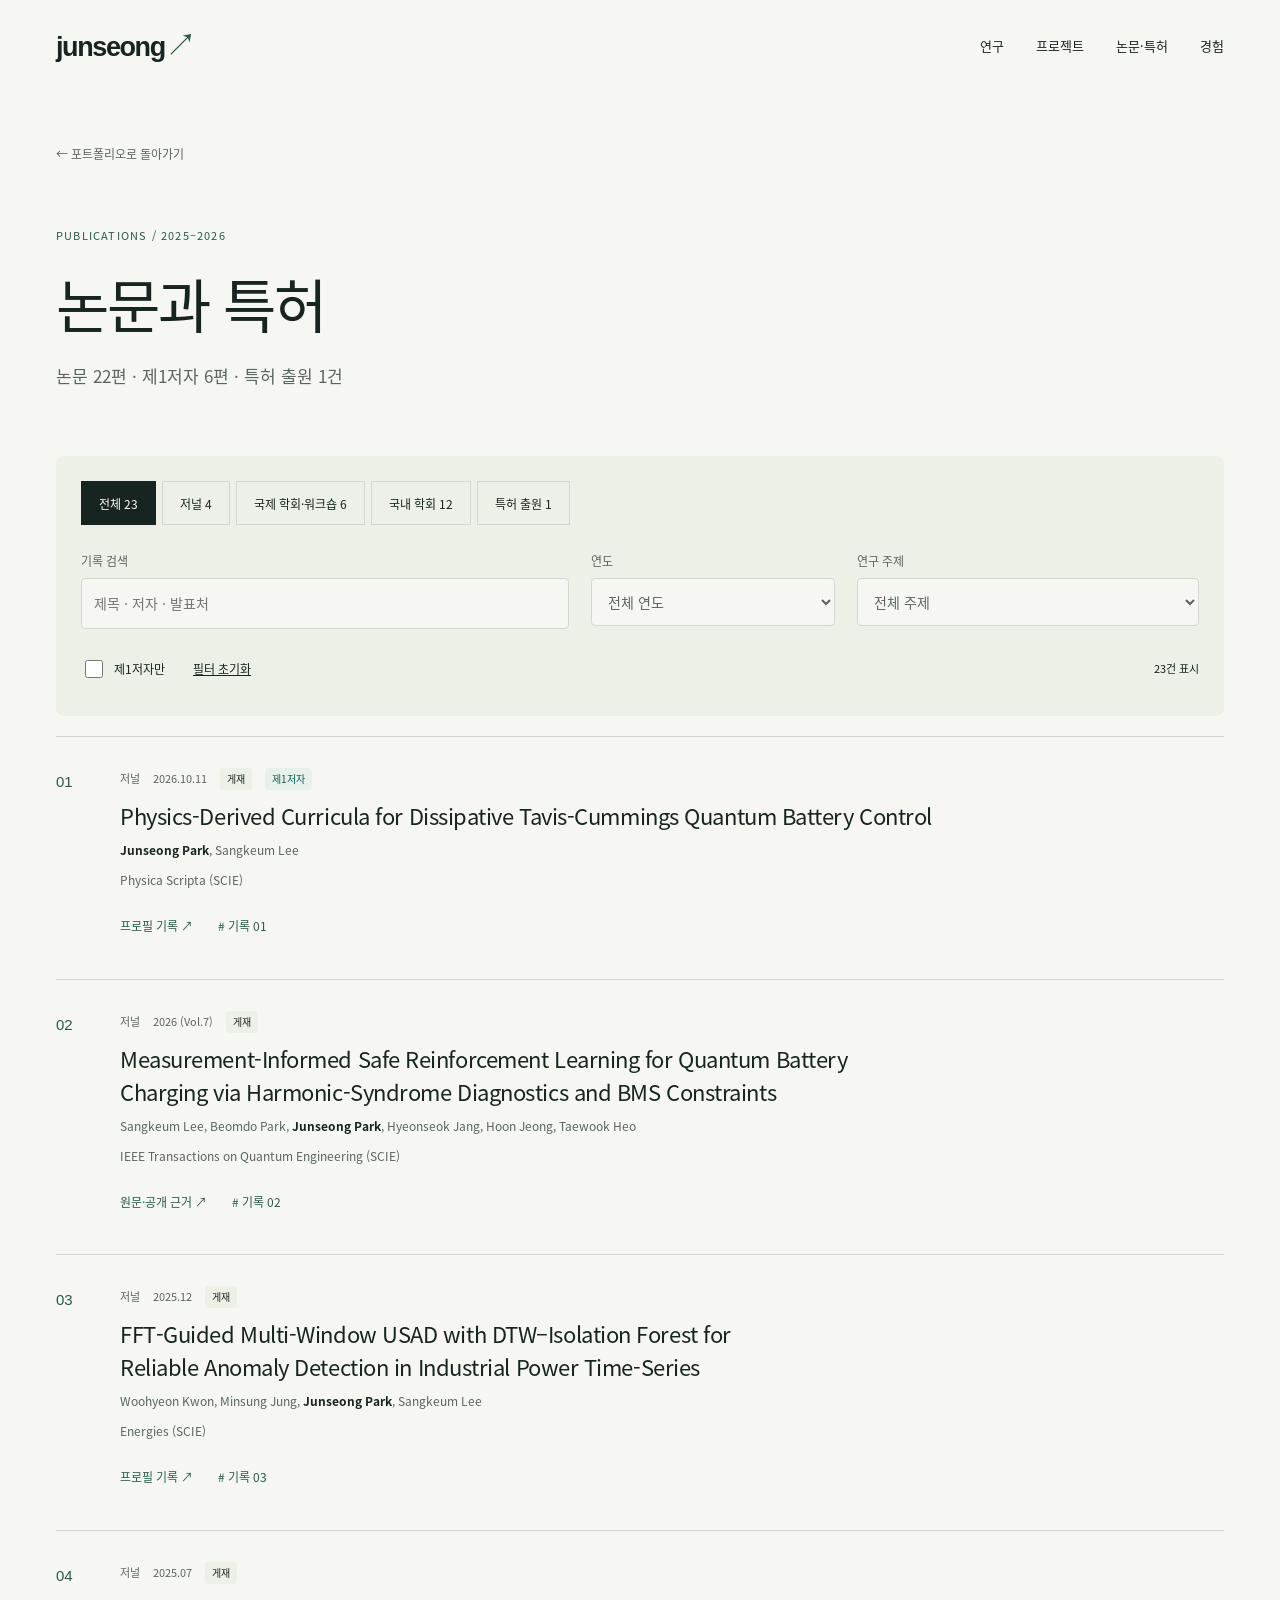
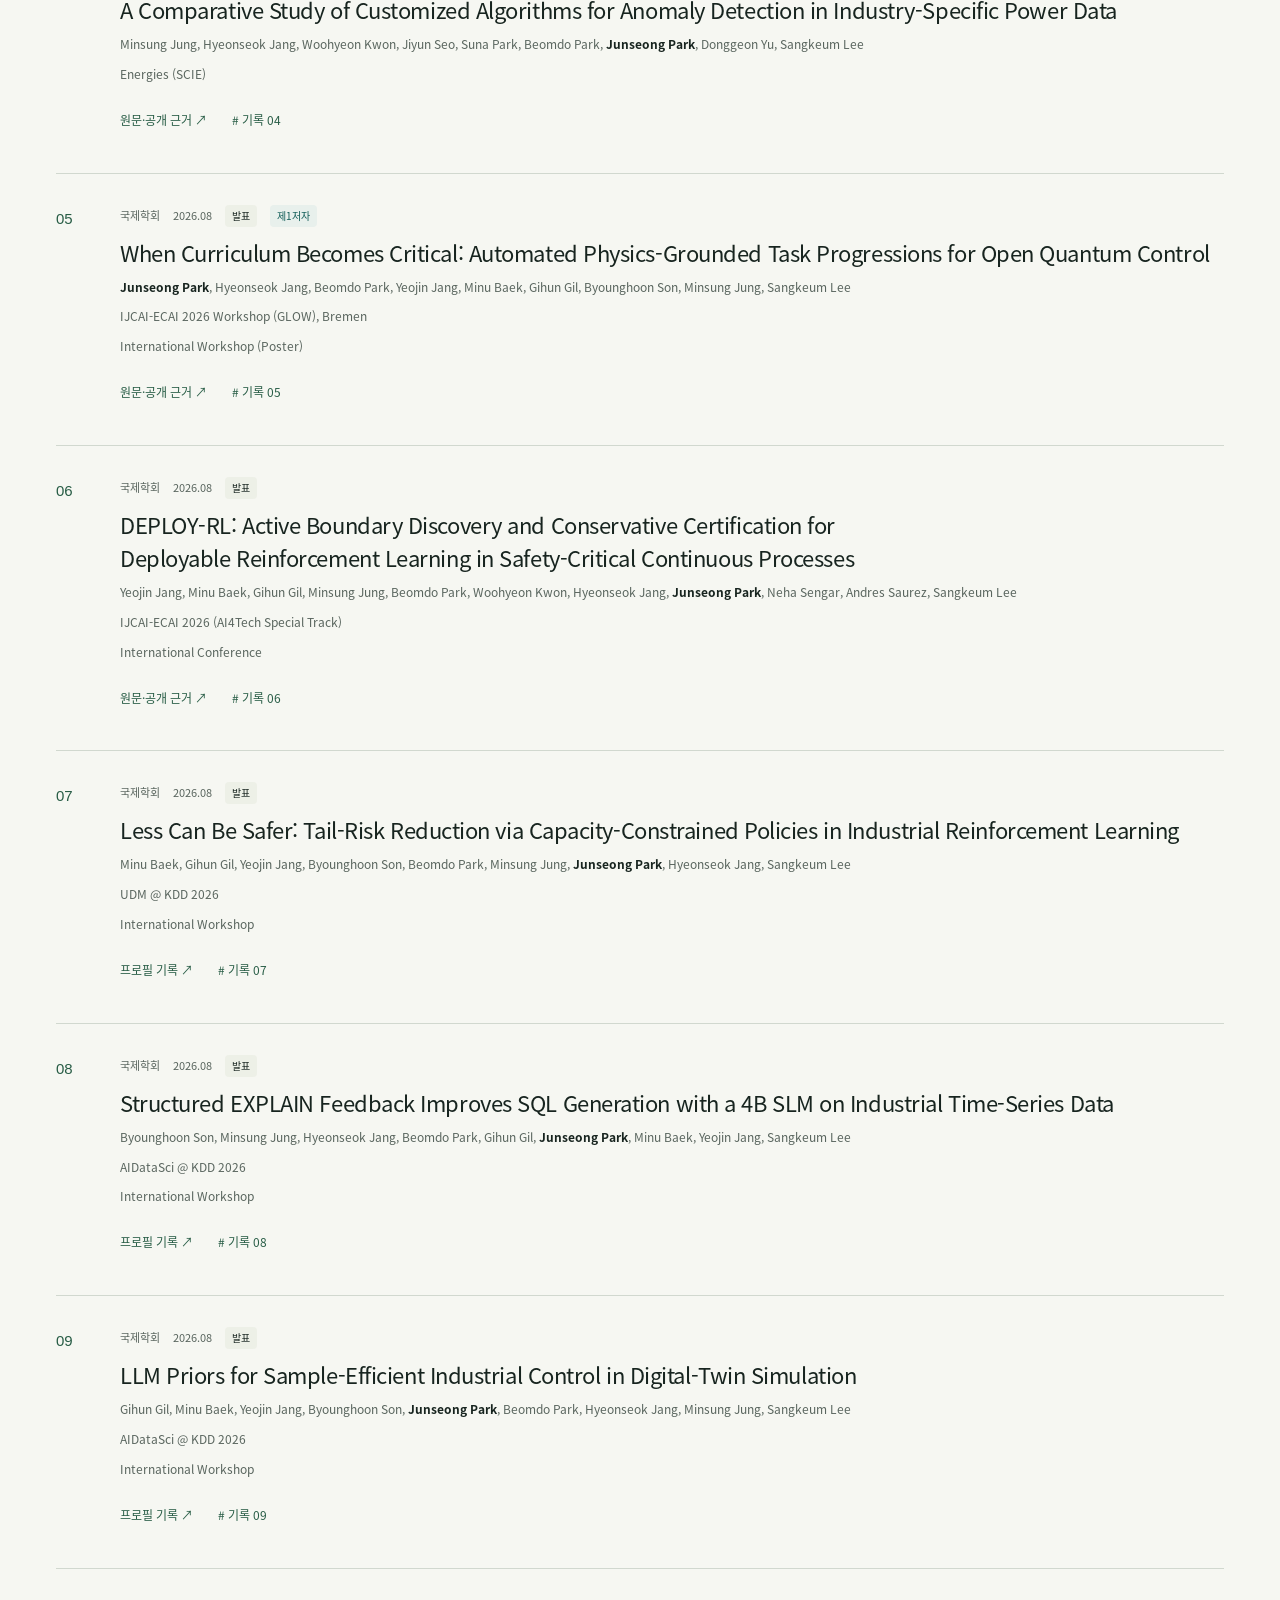
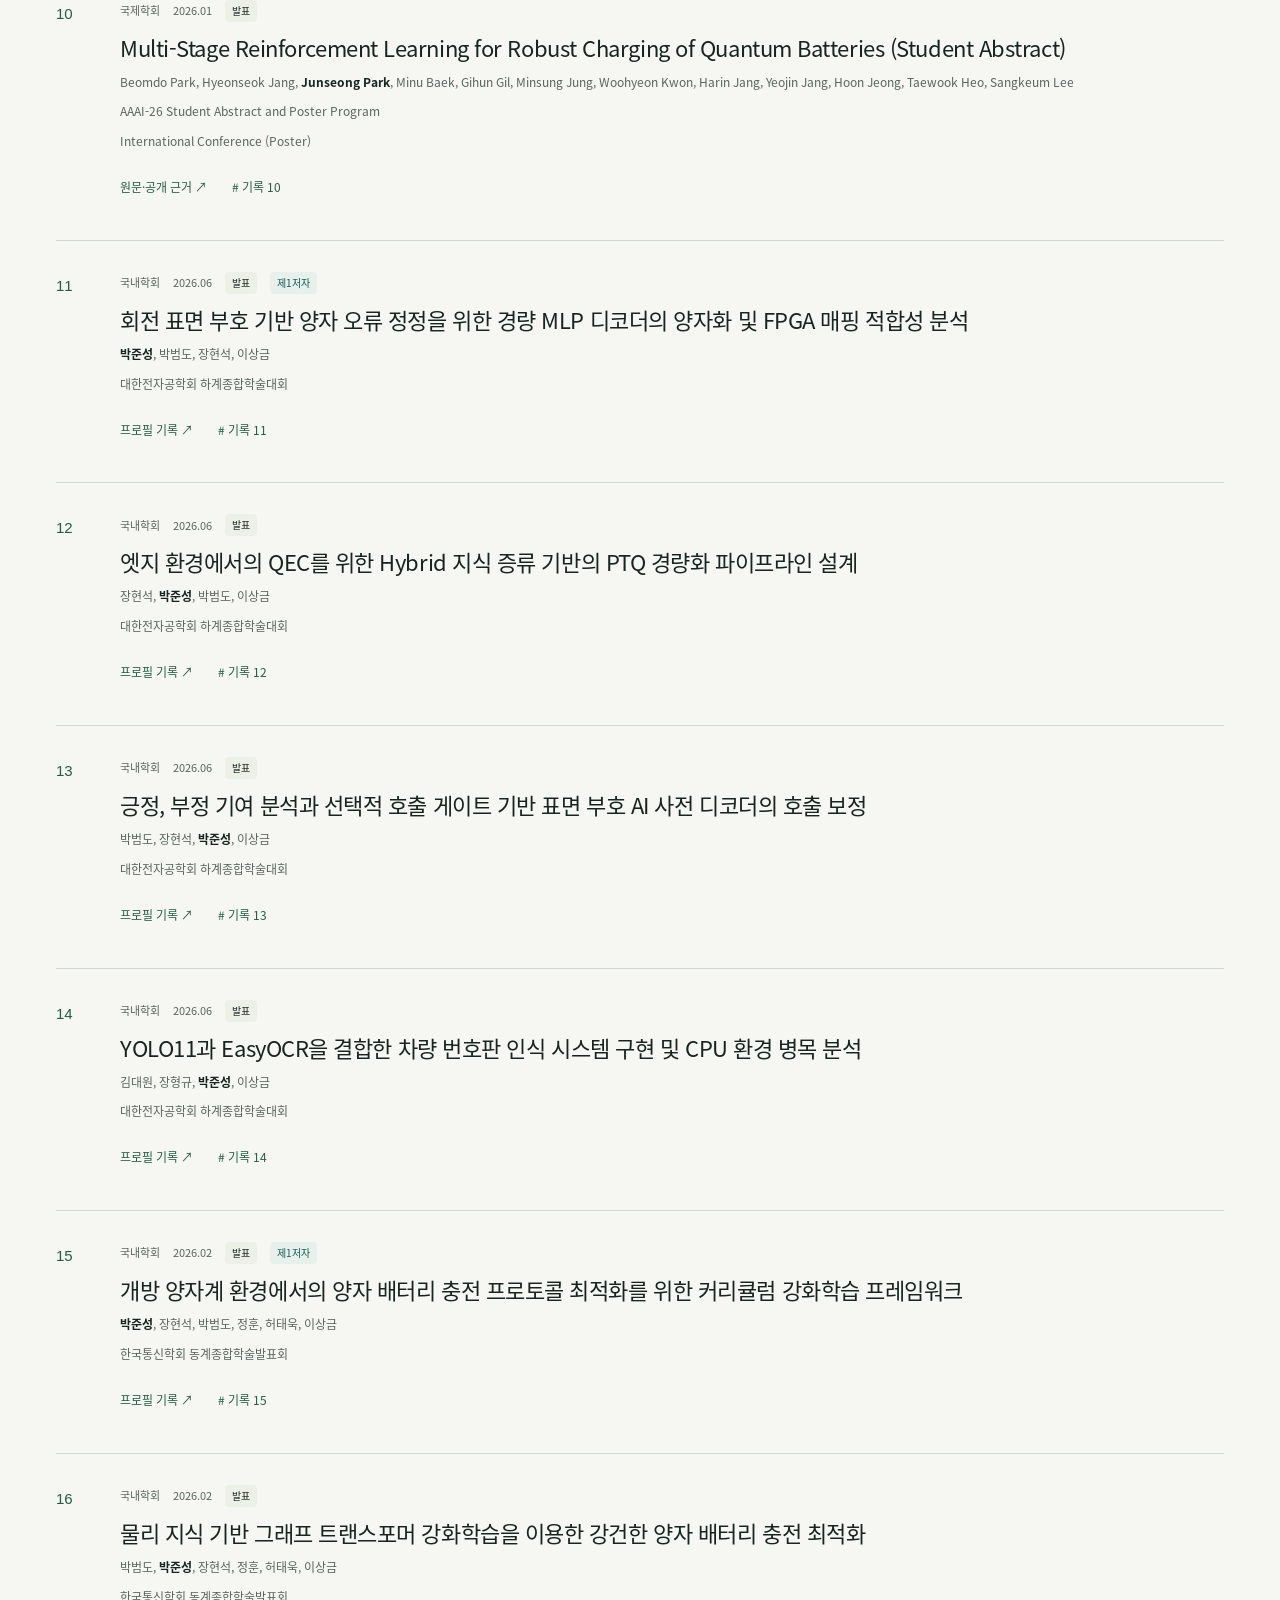
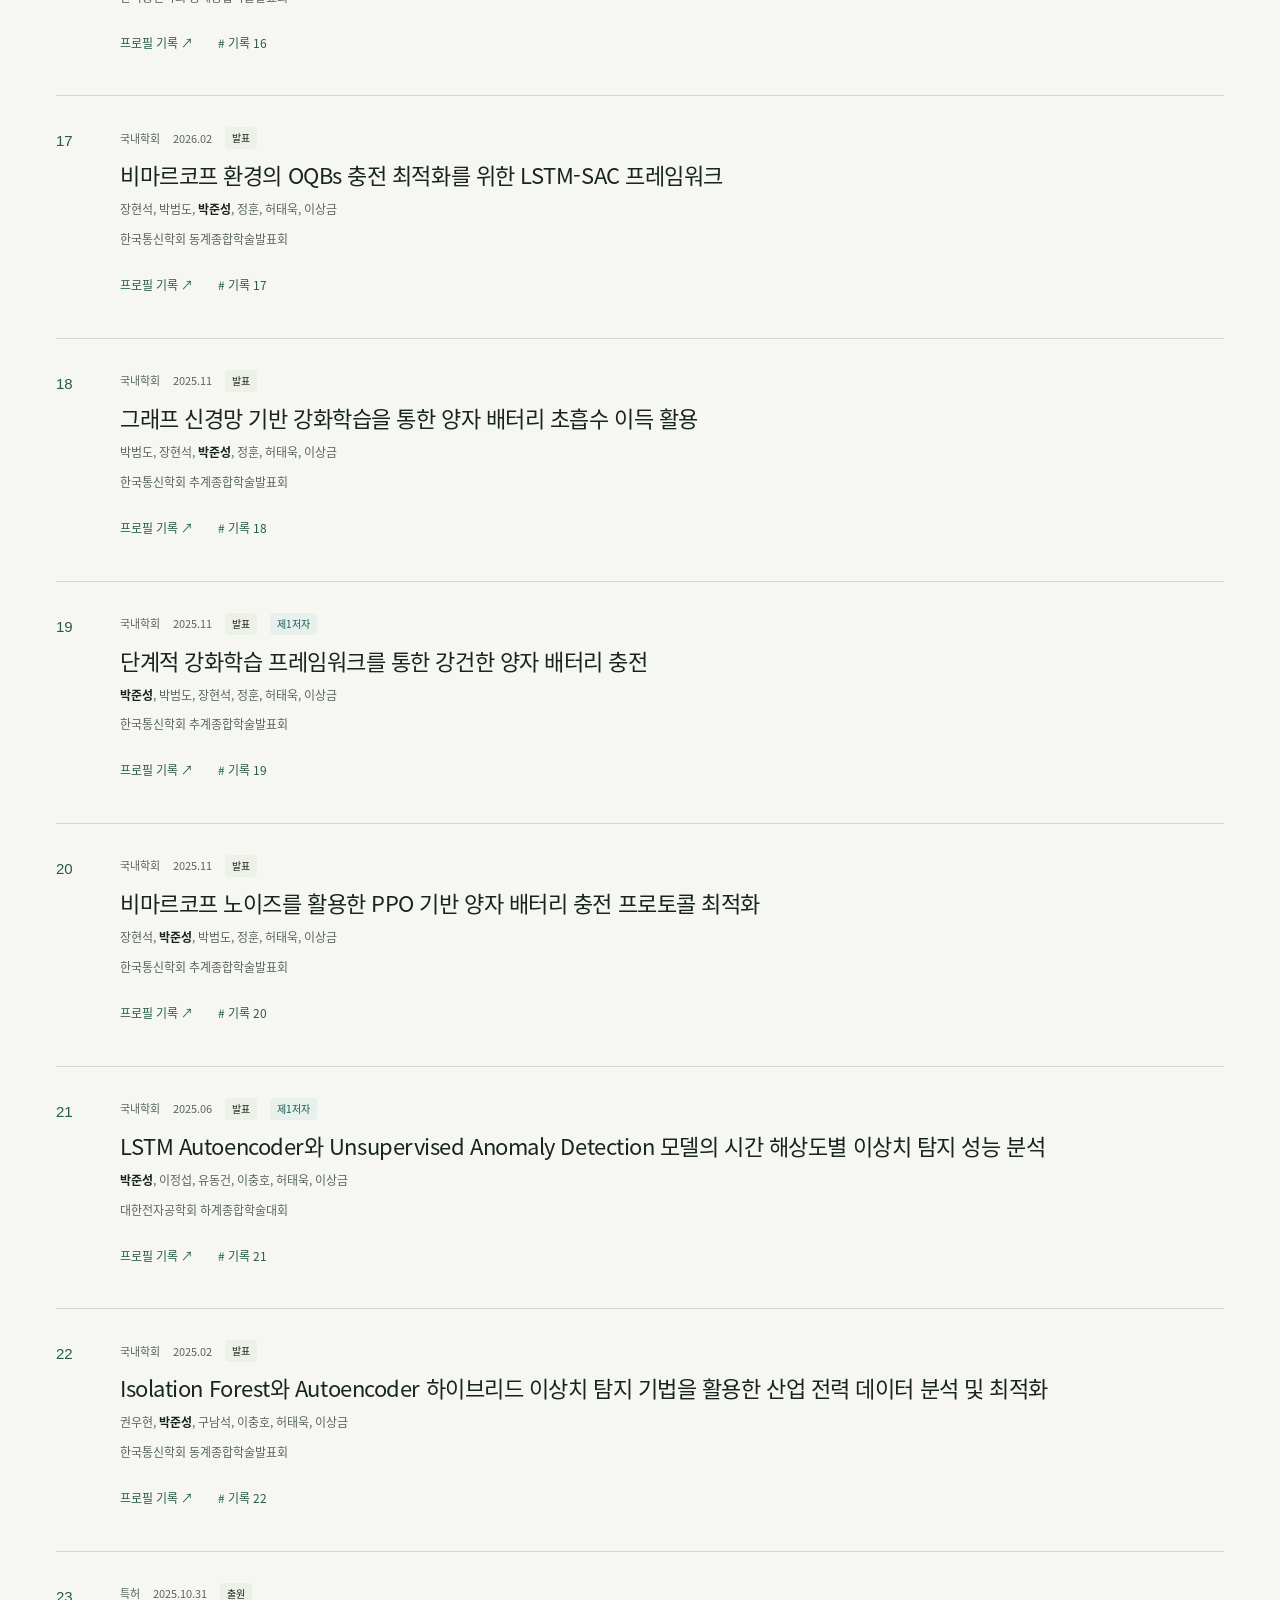
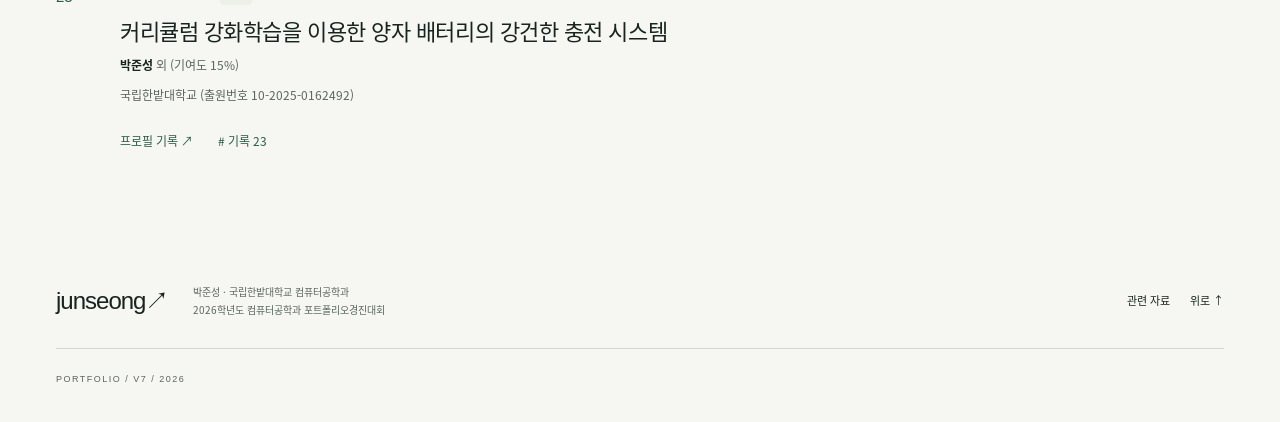
<file: publications.html>
<!doctype html>
<html lang="ko">
<head>
  <meta charset="utf-8">
  <meta name="viewport" content="width=device-width,initial-scale=1">
  <title>논문과 특허 · 박준성 포트폴리오</title>
  <meta name="description" content="박준성 · 국립한밭대학교 컴퓨터공학과. 양자 배터리 강화학습, 산업 전력 이상탐지, 양자 오류 정정 AI 연구와 개발 포트폴리오.">
  <meta name="theme-color" content="#f6f7f2">
  <meta property="og:title" content="박준성 · AI Research &amp; Engineering">
  <meta property="og:description" content="박준성 · 국립한밭대학교 컴퓨터공학과. 양자 배터리 강화학습, 산업 전력 이상탐지, 양자 오류 정정 AI 연구와 개발 포트폴리오.">
  <meta property="og:type" content="website">
  <link rel="icon" href="assets/favicon.svg" type="image/svg+xml">
  <link rel="stylesheet" href="fonts.css">
  <link rel="stylesheet" href="styles.css">
  <link rel="stylesheet" href="identity.css">
  <link rel="stylesheet" href="refinement.css">
  <link rel="stylesheet" href="studio.css">
  <script src="app.js" defer></script>
</head>
<body class="archive">
<a class="skip-link" href="#main">본문으로 이동</a>
<header class="site-header">
  <a href="index.html" class="brand" aria-label="박준성 포트폴리오 홈">junseong<span aria-hidden="true">↗</span></a>
  <nav aria-label="주요 메뉴">
    <a href="index.html#research">연구</a>
    <a href="index.html#projects">프로젝트</a>
    <a href="publications.html">논문·특허</a>
    <a href="index.html#experience">경험</a>
  </nav>
</header>
<main id="main"><div class="wrap archive-page"><a class="breadcrumb" href="index.html#publications">← 포트폴리오로 돌아가기</a><header class="page-heading"><p class="eyebrow">PUBLICATIONS / 2025–2026</p><h1>논문과 특허</h1><p>논문 22편 · 제1저자 6편 · 특허 출원 1건</p></header><div class="publication-controls" hidden><div class="filter-group pub-filters" role="group" aria-label="논문 분류"><button data-filter="all" aria-pressed="true">전체 23</button><button data-filter="저널" aria-pressed="false">저널 4</button><button data-filter="국제학회" aria-pressed="false">국제 학회·워크숍 6</button><button data-filter="국내학회" aria-pressed="false">국내 학회 12</button><button data-filter="특허" aria-pressed="false">특허 출원 1</button></div><div class="archive-search"><label for="publication-search">기록 검색<input id="publication-search" type="search" placeholder="제목 · 저자 · 발표처" autocomplete="off"></label><label for="year-filter">연도<select id="year-filter"><option value="all">전체 연도</option><option value="2026">2026</option><option value="2025">2025</option></select></label><label for="topic-filter">연구 주제<select id="topic-filter"><option value="all">전체 주제</option><option value="A">양자 배터리</option><option value="B">산업 전력 이상탐지</option><option value="C">QEC</option><option value="D">산업 AI 응용</option><option value="E">컴퓨터 비전</option></select></label></div><div class="archive-status"><label><input type="checkbox" id="first-author"> 제1저자만</label><button type="button" id="reset-filters">필터 초기화</button><span id="result-count" role="status" aria-live="polite">23건 표시</span></div></div><div id="publication-list"><article class="publication" id="pub-1" tabindex="-1" data-category="저널" data-first="true" data-year="2026" data-topic="A"><span class="pub-index">01</span><div><div class="pub-meta"><span>저널</span><span>2026.10.11</span><span class="badge">게재</span><span class="badge first-badge">제1저자</span></div><h2>Physics-Derived Curricula for Dissipative Tavis-Cummings Quantum Battery Control</h2><p class="authors"><strong>Junseong Park</strong>, Sangkeum Lee</p><p class="venue">Physica Scripta (SCIE)</p><div class="pub-actions"><a href="https://github.com/junseong00/junseong00/blob/main/README.md" target="_blank" rel="noopener noreferrer">프로필 기록 ↗</a><a href="#pub-1" class="permalink" aria-label="기록 1 고유 링크"># 기록 01</a></div></div></article><article class="publication" id="pub-2" tabindex="-1" data-category="저널" data-first="false" data-year="2026" data-topic="A"><span class="pub-index">02</span><div><div class="pub-meta"><span>저널</span><span>2026 (Vol.7)</span><span class="badge">게재</span></div><h2>Measurement-Informed Safe Reinforcement Learning for Quantum Battery Charging via Harmonic-Syndrome Diagnostics and BMS Constraints</h2><p class="authors">Sangkeum Lee, Beomdo Park, <strong>Junseong Park</strong>, Hyeonseok Jang, Hoon Jeong, Taewook Heo</p><p class="venue">IEEE Transactions on Quantum Engineering (SCIE)</p><div class="pub-actions"><a href="https://doi.org/10.1109/TQE.2026.3670136" target="_blank" rel="noopener noreferrer">원문·공개 근거 ↗</a><a href="#pub-2" class="permalink" aria-label="기록 2 고유 링크"># 기록 02</a></div></div></article><article class="publication" id="pub-3" tabindex="-1" data-category="저널" data-first="false" data-year="2025" data-topic="B"><span class="pub-index">03</span><div><div class="pub-meta"><span>저널</span><span>2025.12</span><span class="badge">게재</span></div><h2>FFT-Guided Multi-Window USAD with DTW–Isolation Forest for Reliable Anomaly Detection in Industrial Power Time-Series</h2><p class="authors">Woohyeon Kwon, Minsung Jung, <strong>Junseong Park</strong>, Sangkeum Lee</p><p class="venue">Energies (SCIE)</p><div class="pub-actions"><a href="https://github.com/junseong00/junseong00/blob/main/README.md" target="_blank" rel="noopener noreferrer">프로필 기록 ↗</a><a href="#pub-3" class="permalink" aria-label="기록 3 고유 링크"># 기록 03</a></div></div></article><article class="publication" id="pub-4" tabindex="-1" data-category="저널" data-first="false" data-year="2025" data-topic="B"><span class="pub-index">04</span><div><div class="pub-meta"><span>저널</span><span>2025.07</span><span class="badge">게재</span></div><h2>A Comparative Study of Customized Algorithms for Anomaly Detection in Industry-Specific Power Data</h2><p class="authors">Minsung Jung, Hyeonseok Jang, Woohyeon Kwon, Jiyun Seo, Suna Park, Beomdo Park, <strong>Junseong Park</strong>, Donggeon Yu, Sangkeum Lee</p><p class="venue">Energies (SCIE)</p><div class="pub-actions"><a href="https://www.mdpi.com/1996-1073/18/14/3720" target="_blank" rel="noopener noreferrer">원문·공개 근거 ↗</a><a href="#pub-4" class="permalink" aria-label="기록 4 고유 링크"># 기록 04</a></div></div></article><article class="publication" id="pub-5" tabindex="-1" data-category="국제학회" data-first="true" data-year="2026" data-topic="A"><span class="pub-index">05</span><div><div class="pub-meta"><span>국제학회</span><span>2026.08</span><span class="badge">발표</span><span class="badge first-badge">제1저자</span></div><h2>When Curriculum Becomes Critical: Automated Physics-Grounded Task Progressions for Open Quantum Control</h2><p class="authors"><strong>Junseong Park</strong>, Hyeonseok Jang, Beomdo Park, Yeojin Jang, Minu Baek, Gihun Gil, Byounghoon Son, Minsung Jung, Sangkeum Lee</p><p class="venue">IJCAI-ECAI 2026 Workshop (GLOW), Bremen</p><p class="track-label">International Workshop (Poster)</p><div class="pub-actions"><a href="https://www.dhnews.co.kr/news/view/1065575377224845" target="_blank" rel="noopener noreferrer">원문·공개 근거 ↗</a><a href="#pub-5" class="permalink" aria-label="기록 5 고유 링크"># 기록 05</a></div></div></article><article class="publication" id="pub-6" tabindex="-1" data-category="국제학회" data-first="false" data-year="2026" data-topic="D"><span class="pub-index">06</span><div><div class="pub-meta"><span>국제학회</span><span>2026.08</span><span class="badge">발표</span></div><h2>DEPLOY-RL: Active Boundary Discovery and Conservative Certification for Deployable Reinforcement Learning in Safety-Critical Continuous Processes</h2><p class="authors">Yeojin Jang, Minu Baek, Gihun Gil, Minsung Jung, Beomdo Park, Woohyeon Kwon, Hyeonseok Jang, <strong>Junseong Park</strong>, Neha Sengar, Andres Saurez, Sangkeum Lee</p><p class="venue">IJCAI-ECAI 2026 (AI4Tech Special Track)</p><p class="track-label">International Conference</p><div class="pub-actions"><a href="https://www.dhnews.co.kr/news/view/1065575377224845" target="_blank" rel="noopener noreferrer">원문·공개 근거 ↗</a><a href="#pub-6" class="permalink" aria-label="기록 6 고유 링크"># 기록 06</a></div></div></article><article class="publication" id="pub-7" tabindex="-1" data-category="국제학회" data-first="false" data-year="2026" data-topic="D"><span class="pub-index">07</span><div><div class="pub-meta"><span>국제학회</span><span>2026.08</span><span class="badge">발표</span></div><h2>Less Can Be Safer: Tail-Risk Reduction via Capacity-Constrained Policies in Industrial Reinforcement Learning</h2><p class="authors">Minu Baek, Gihun Gil, Yeojin Jang, Byounghoon Son, Beomdo Park, Minsung Jung, <strong>Junseong Park</strong>, Hyeonseok Jang, Sangkeum Lee</p><p class="venue">UDM @ KDD 2026</p><p class="track-label">International Workshop</p><div class="pub-actions"><a href="https://github.com/junseong00/junseong00/blob/main/README.md" target="_blank" rel="noopener noreferrer">프로필 기록 ↗</a><a href="#pub-7" class="permalink" aria-label="기록 7 고유 링크"># 기록 07</a></div></div></article><article class="publication" id="pub-8" tabindex="-1" data-category="국제학회" data-first="false" data-year="2026" data-topic="D"><span class="pub-index">08</span><div><div class="pub-meta"><span>국제학회</span><span>2026.08</span><span class="badge">발표</span></div><h2>Structured EXPLAIN Feedback Improves SQL Generation with a 4B SLM on Industrial Time-Series Data</h2><p class="authors">Byounghoon Son, Minsung Jung, Hyeonseok Jang, Beomdo Park, Gihun Gil, <strong>Junseong Park</strong>, Minu Baek, Yeojin Jang, Sangkeum Lee</p><p class="venue">AIDataSci @ KDD 2026</p><p class="track-label">International Workshop</p><div class="pub-actions"><a href="https://github.com/junseong00/junseong00/blob/main/README.md" target="_blank" rel="noopener noreferrer">프로필 기록 ↗</a><a href="#pub-8" class="permalink" aria-label="기록 8 고유 링크"># 기록 08</a></div></div></article><article class="publication" id="pub-9" tabindex="-1" data-category="국제학회" data-first="false" data-year="2026" data-topic="D"><span class="pub-index">09</span><div><div class="pub-meta"><span>국제학회</span><span>2026.08</span><span class="badge">발표</span></div><h2>LLM Priors for Sample-Efficient Industrial Control in Digital-Twin Simulation</h2><p class="authors">Gihun Gil, Minu Baek, Yeojin Jang, Byounghoon Son, <strong>Junseong Park</strong>, Beomdo Park, Hyeonseok Jang, Minsung Jung, Sangkeum Lee</p><p class="venue">AIDataSci @ KDD 2026</p><p class="track-label">International Workshop</p><div class="pub-actions"><a href="https://github.com/junseong00/junseong00/blob/main/README.md" target="_blank" rel="noopener noreferrer">프로필 기록 ↗</a><a href="#pub-9" class="permalink" aria-label="기록 9 고유 링크"># 기록 09</a></div></div></article><article class="publication" id="pub-10" tabindex="-1" data-category="국제학회" data-first="false" data-year="2026" data-topic="A"><span class="pub-index">10</span><div><div class="pub-meta"><span>국제학회</span><span>2026.01</span><span class="badge">발표</span></div><h2>Multi-Stage Reinforcement Learning for Robust Charging of Quantum Batteries (Student Abstract)</h2><p class="authors">Beomdo Park, Hyeonseok Jang, <strong>Junseong Park</strong>, Minu Baek, Gihun Gil, Minsung Jung, Woohyeon Kwon, Harin Jang, Yeojin Jang, Hoon Jeong, Taewook Heo, Sangkeum Lee</p><p class="venue">AAAI-26 Student Abstract and Poster Program</p><p class="track-label">International Conference (Poster)</p><div class="pub-actions"><a href="https://underline.io/lecture/138629-multi-stage-reinforcement-learning-for-robust-charging-of-quantum-batteries-student-abstract" target="_blank" rel="noopener noreferrer">원문·공개 근거 ↗</a><a href="#pub-10" class="permalink" aria-label="기록 10 고유 링크"># 기록 10</a></div></div></article><article class="publication" id="pub-11" tabindex="-1" data-category="국내학회" data-first="true" data-year="2026" data-topic="C"><span class="pub-index">11</span><div><div class="pub-meta"><span>국내학회</span><span>2026.06</span><span class="badge">발표</span><span class="badge first-badge">제1저자</span></div><h2>회전 표면 부호 기반 양자 오류 정정을 위한 경량 MLP 디코더의 양자화 및 FPGA 매핑 적합성 분석</h2><p class="authors"><strong>박준성</strong>, 박범도, 장현석, 이상금</p><p class="venue">대한전자공학회 하계종합학술대회</p><div class="pub-actions"><a href="https://github.com/junseong00/junseong00/blob/main/README.md" target="_blank" rel="noopener noreferrer">프로필 기록 ↗</a><a href="#pub-11" class="permalink" aria-label="기록 11 고유 링크"># 기록 11</a></div></div></article><article class="publication" id="pub-12" tabindex="-1" data-category="국내학회" data-first="false" data-year="2026" data-topic="C"><span class="pub-index">12</span><div><div class="pub-meta"><span>국내학회</span><span>2026.06</span><span class="badge">발표</span></div><h2>엣지 환경에서의 QEC를 위한 Hybrid 지식 증류 기반의 PTQ 경량화 파이프라인 설계</h2><p class="authors">장현석, <strong>박준성</strong>, 박범도, 이상금</p><p class="venue">대한전자공학회 하계종합학술대회</p><div class="pub-actions"><a href="https://github.com/junseong00/junseong00/blob/main/README.md" target="_blank" rel="noopener noreferrer">프로필 기록 ↗</a><a href="#pub-12" class="permalink" aria-label="기록 12 고유 링크"># 기록 12</a></div></div></article><article class="publication" id="pub-13" tabindex="-1" data-category="국내학회" data-first="false" data-year="2026" data-topic="C"><span class="pub-index">13</span><div><div class="pub-meta"><span>국내학회</span><span>2026.06</span><span class="badge">발표</span></div><h2>긍정, 부정 기여 분석과 선택적 호출 게이트 기반 표면 부호 AI 사전 디코더의 호출 보정</h2><p class="authors">박범도, 장현석, <strong>박준성</strong>, 이상금</p><p class="venue">대한전자공학회 하계종합학술대회</p><div class="pub-actions"><a href="https://github.com/junseong00/junseong00/blob/main/README.md" target="_blank" rel="noopener noreferrer">프로필 기록 ↗</a><a href="#pub-13" class="permalink" aria-label="기록 13 고유 링크"># 기록 13</a></div></div></article><article class="publication" id="pub-14" tabindex="-1" data-category="국내학회" data-first="false" data-year="2026" data-topic="E"><span class="pub-index">14</span><div><div class="pub-meta"><span>국내학회</span><span>2026.06</span><span class="badge">발표</span></div><h2>YOLO11과 EasyOCR을 결합한 차량 번호판 인식 시스템 구현 및 CPU 환경 병목 분석</h2><p class="authors">김대원, 장형규, <strong>박준성</strong>, 이상금</p><p class="venue">대한전자공학회 하계종합학술대회</p><div class="pub-actions"><a href="https://github.com/junseong00/junseong00/blob/main/README.md" target="_blank" rel="noopener noreferrer">프로필 기록 ↗</a><a href="#pub-14" class="permalink" aria-label="기록 14 고유 링크"># 기록 14</a></div></div></article><article class="publication" id="pub-15" tabindex="-1" data-category="국내학회" data-first="true" data-year="2026" data-topic="A"><span class="pub-index">15</span><div><div class="pub-meta"><span>국내학회</span><span>2026.02</span><span class="badge">발표</span><span class="badge first-badge">제1저자</span></div><h2>개방 양자계 환경에서의 양자 배터리 충전 프로토콜 최적화를 위한 커리큘럼 강화학습 프레임워크</h2><p class="authors"><strong>박준성</strong>, 장현석, 박범도, 정훈, 허태욱, 이상금</p><p class="venue">한국통신학회 동계종합학술발표회</p><div class="pub-actions"><a href="https://github.com/junseong00/junseong00/blob/main/README.md" target="_blank" rel="noopener noreferrer">프로필 기록 ↗</a><a href="#pub-15" class="permalink" aria-label="기록 15 고유 링크"># 기록 15</a></div></div></article><article class="publication" id="pub-16" tabindex="-1" data-category="국내학회" data-first="false" data-year="2026" data-topic="A"><span class="pub-index">16</span><div><div class="pub-meta"><span>국내학회</span><span>2026.02</span><span class="badge">발표</span></div><h2>물리 지식 기반 그래프 트랜스포머 강화학습을 이용한 강건한 양자 배터리 충전 최적화</h2><p class="authors">박범도, <strong>박준성</strong>, 장현석, 정훈, 허태욱, 이상금</p><p class="venue">한국통신학회 동계종합학술발표회</p><div class="pub-actions"><a href="https://github.com/junseong00/junseong00/blob/main/README.md" target="_blank" rel="noopener noreferrer">프로필 기록 ↗</a><a href="#pub-16" class="permalink" aria-label="기록 16 고유 링크"># 기록 16</a></div></div></article><article class="publication" id="pub-17" tabindex="-1" data-category="국내학회" data-first="false" data-year="2026" data-topic="A"><span class="pub-index">17</span><div><div class="pub-meta"><span>국내학회</span><span>2026.02</span><span class="badge">발표</span></div><h2>비마르코프 환경의 OQBs 충전 최적화를 위한 LSTM-SAC 프레임워크</h2><p class="authors">장현석, 박범도, <strong>박준성</strong>, 정훈, 허태욱, 이상금</p><p class="venue">한국통신학회 동계종합학술발표회</p><div class="pub-actions"><a href="https://github.com/junseong00/junseong00/blob/main/README.md" target="_blank" rel="noopener noreferrer">프로필 기록 ↗</a><a href="#pub-17" class="permalink" aria-label="기록 17 고유 링크"># 기록 17</a></div></div></article><article class="publication" id="pub-18" tabindex="-1" data-category="국내학회" data-first="false" data-year="2025" data-topic="A"><span class="pub-index">18</span><div><div class="pub-meta"><span>국내학회</span><span>2025.11</span><span class="badge">발표</span></div><h2>그래프 신경망 기반 강화학습을 통한 양자 배터리 초흡수 이득 활용</h2><p class="authors">박범도, 장현석, <strong>박준성</strong>, 정훈, 허태욱, 이상금</p><p class="venue">한국통신학회 추계종합학술발표회</p><div class="pub-actions"><a href="https://github.com/junseong00/junseong00/blob/main/README.md" target="_blank" rel="noopener noreferrer">프로필 기록 ↗</a><a href="#pub-18" class="permalink" aria-label="기록 18 고유 링크"># 기록 18</a></div></div></article><article class="publication" id="pub-19" tabindex="-1" data-category="국내학회" data-first="true" data-year="2025" data-topic="A"><span class="pub-index">19</span><div><div class="pub-meta"><span>국내학회</span><span>2025.11</span><span class="badge">발표</span><span class="badge first-badge">제1저자</span></div><h2>단계적 강화학습 프레임워크를 통한 강건한 양자 배터리 충전</h2><p class="authors"><strong>박준성</strong>, 박범도, 장현석, 정훈, 허태욱, 이상금</p><p class="venue">한국통신학회 추계종합학술발표회</p><div class="pub-actions"><a href="https://github.com/junseong00/junseong00/blob/main/README.md" target="_blank" rel="noopener noreferrer">프로필 기록 ↗</a><a href="#pub-19" class="permalink" aria-label="기록 19 고유 링크"># 기록 19</a></div></div></article><article class="publication" id="pub-20" tabindex="-1" data-category="국내학회" data-first="false" data-year="2025" data-topic="A"><span class="pub-index">20</span><div><div class="pub-meta"><span>국내학회</span><span>2025.11</span><span class="badge">발표</span></div><h2>비마르코프 노이즈를 활용한 PPO 기반 양자 배터리 충전 프로토콜 최적화</h2><p class="authors">장현석, <strong>박준성</strong>, 박범도, 정훈, 허태욱, 이상금</p><p class="venue">한국통신학회 추계종합학술발표회</p><div class="pub-actions"><a href="https://github.com/junseong00/junseong00/blob/main/README.md" target="_blank" rel="noopener noreferrer">프로필 기록 ↗</a><a href="#pub-20" class="permalink" aria-label="기록 20 고유 링크"># 기록 20</a></div></div></article><article class="publication" id="pub-21" tabindex="-1" data-category="국내학회" data-first="true" data-year="2025" data-topic="B"><span class="pub-index">21</span><div><div class="pub-meta"><span>국내학회</span><span>2025.06</span><span class="badge">발표</span><span class="badge first-badge">제1저자</span></div><h2>LSTM Autoencoder와 Unsupervised Anomaly Detection 모델의 시간 해상도별 이상치 탐지 성능 분석</h2><p class="authors"><strong>박준성</strong>, 이정섭, 유동건, 이충호, 허태욱, 이상금</p><p class="venue">대한전자공학회 하계종합학술대회</p><div class="pub-actions"><a href="https://github.com/junseong00/junseong00/blob/main/README.md" target="_blank" rel="noopener noreferrer">프로필 기록 ↗</a><a href="#pub-21" class="permalink" aria-label="기록 21 고유 링크"># 기록 21</a></div></div></article><article class="publication" id="pub-22" tabindex="-1" data-category="국내학회" data-first="false" data-year="2025" data-topic="B"><span class="pub-index">22</span><div><div class="pub-meta"><span>국내학회</span><span>2025.02</span><span class="badge">발표</span></div><h2>Isolation Forest와 Autoencoder 하이브리드 이상치 탐지 기법을 활용한 산업 전력 데이터 분석 및 최적화</h2><p class="authors">권우현, <strong>박준성</strong>, 구남석, 이충호, 허태욱, 이상금</p><p class="venue">한국통신학회 동계종합학술발표회</p><div class="pub-actions"><a href="https://github.com/junseong00/junseong00/blob/main/README.md" target="_blank" rel="noopener noreferrer">프로필 기록 ↗</a><a href="#pub-22" class="permalink" aria-label="기록 22 고유 링크"># 기록 22</a></div></div></article><article class="publication" id="pub-23" tabindex="-1" data-category="특허" data-first="false" data-year="2025" data-topic="A"><span class="pub-index">23</span><div><div class="pub-meta"><span>특허</span><span>2025.10.31</span><span class="badge">출원</span></div><h2>커리큘럼 강화학습을 이용한 양자 배터리의 강건한 충전 시스템</h2><p class="authors"><strong>박준성</strong> 외 (기여도 15%)</p><p class="venue">국립한밭대학교 (출원번호 10-2025-0162492)</p><div class="pub-actions"><a href="https://github.com/junseong00/junseong00/blob/main/README.md" target="_blank" rel="noopener noreferrer">프로필 기록 ↗</a><a href="#pub-23" class="permalink" aria-label="기록 23 고유 링크"># 기록 23</a></div></div></article></div><div id="no-results" hidden><h2>일치하는 기록이 없습니다.</h2><p>검색어나 필터를 변경하거나 초기화해 주세요.</p></div></div></main>
<footer class="footer wrap">
  <a class="footer-brand" href="index.html">junseong↗</a>
  <div><p>박준성 · 국립한밭대학교 컴퓨터공학과</p><p>2026학년도 컴퓨터공학과 포트폴리오경진대회</p></div>
  <div class="footer-links"><a href="sources.html">관련 자료</a><a href="#main">위로 ↑</a></div>
  <small class="edition">PORTFOLIO / V7 / 2026</small>
</footer>
</body></html>
</file>
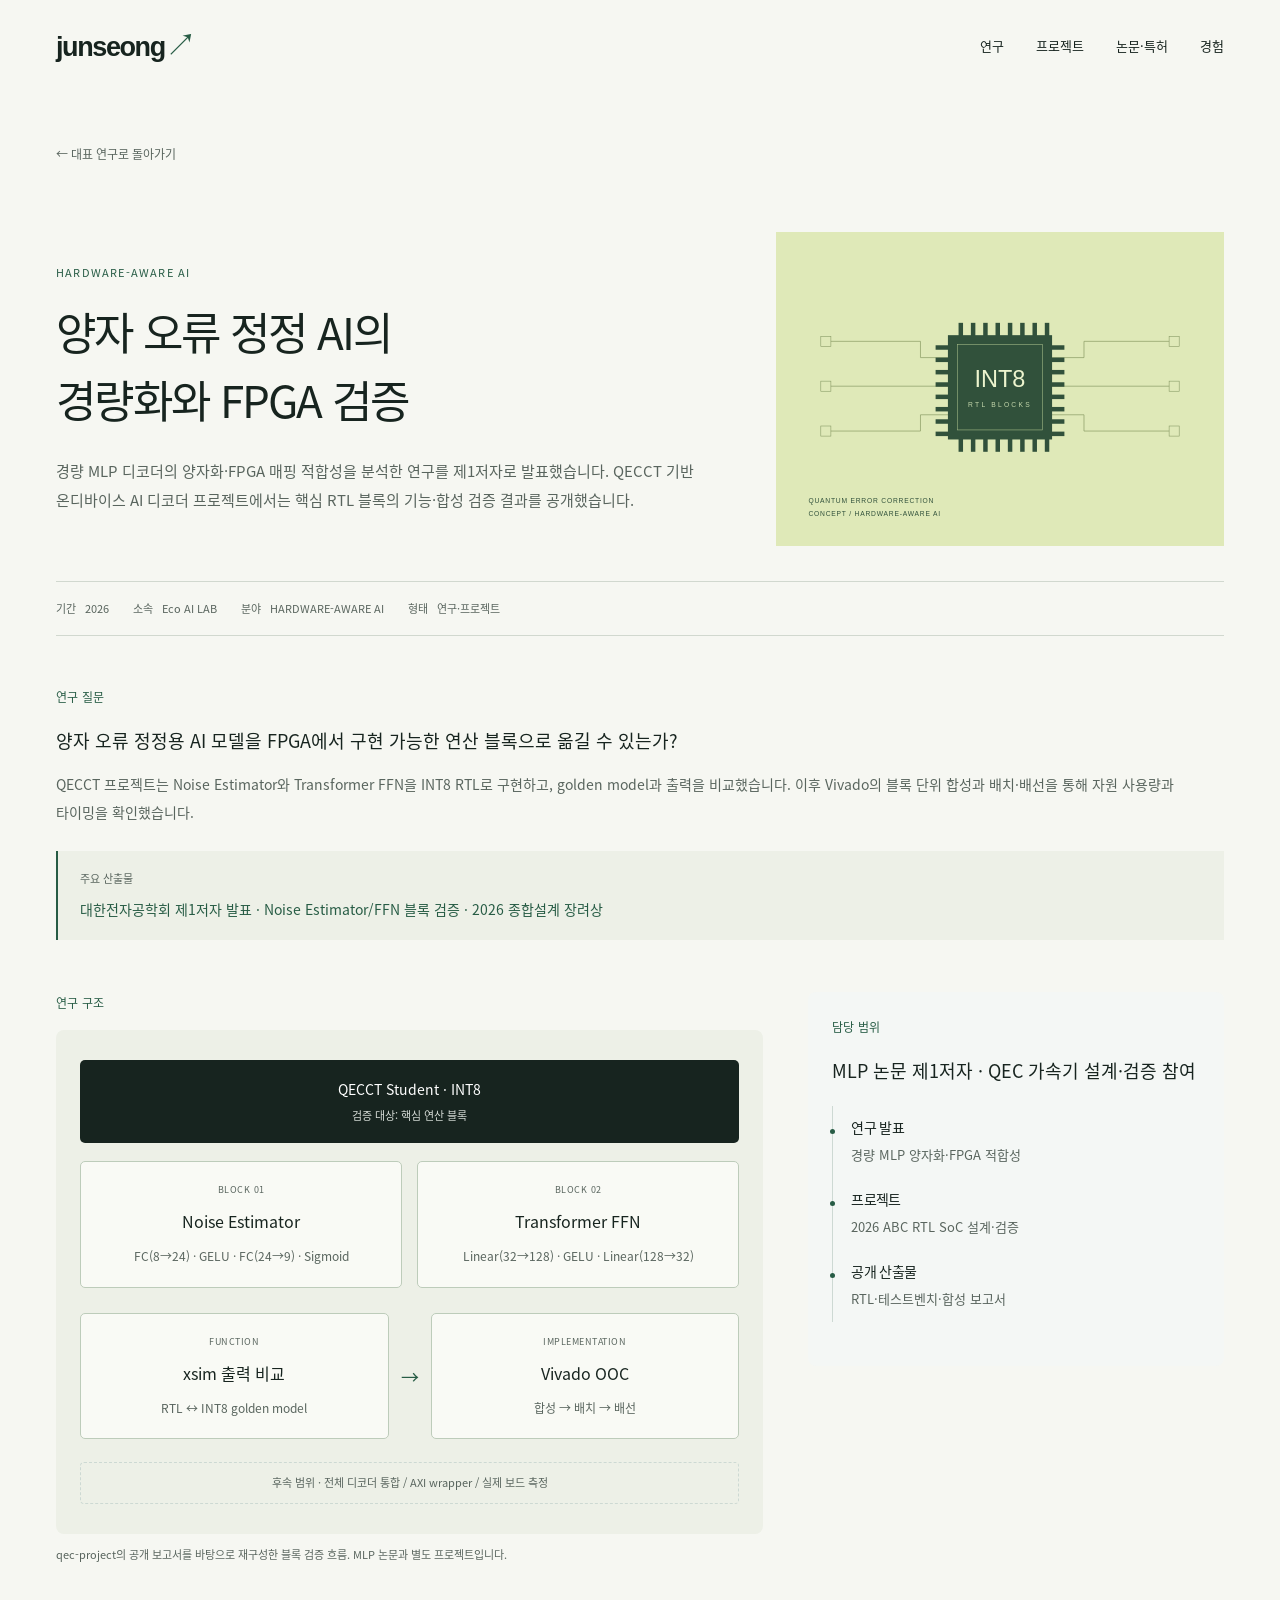
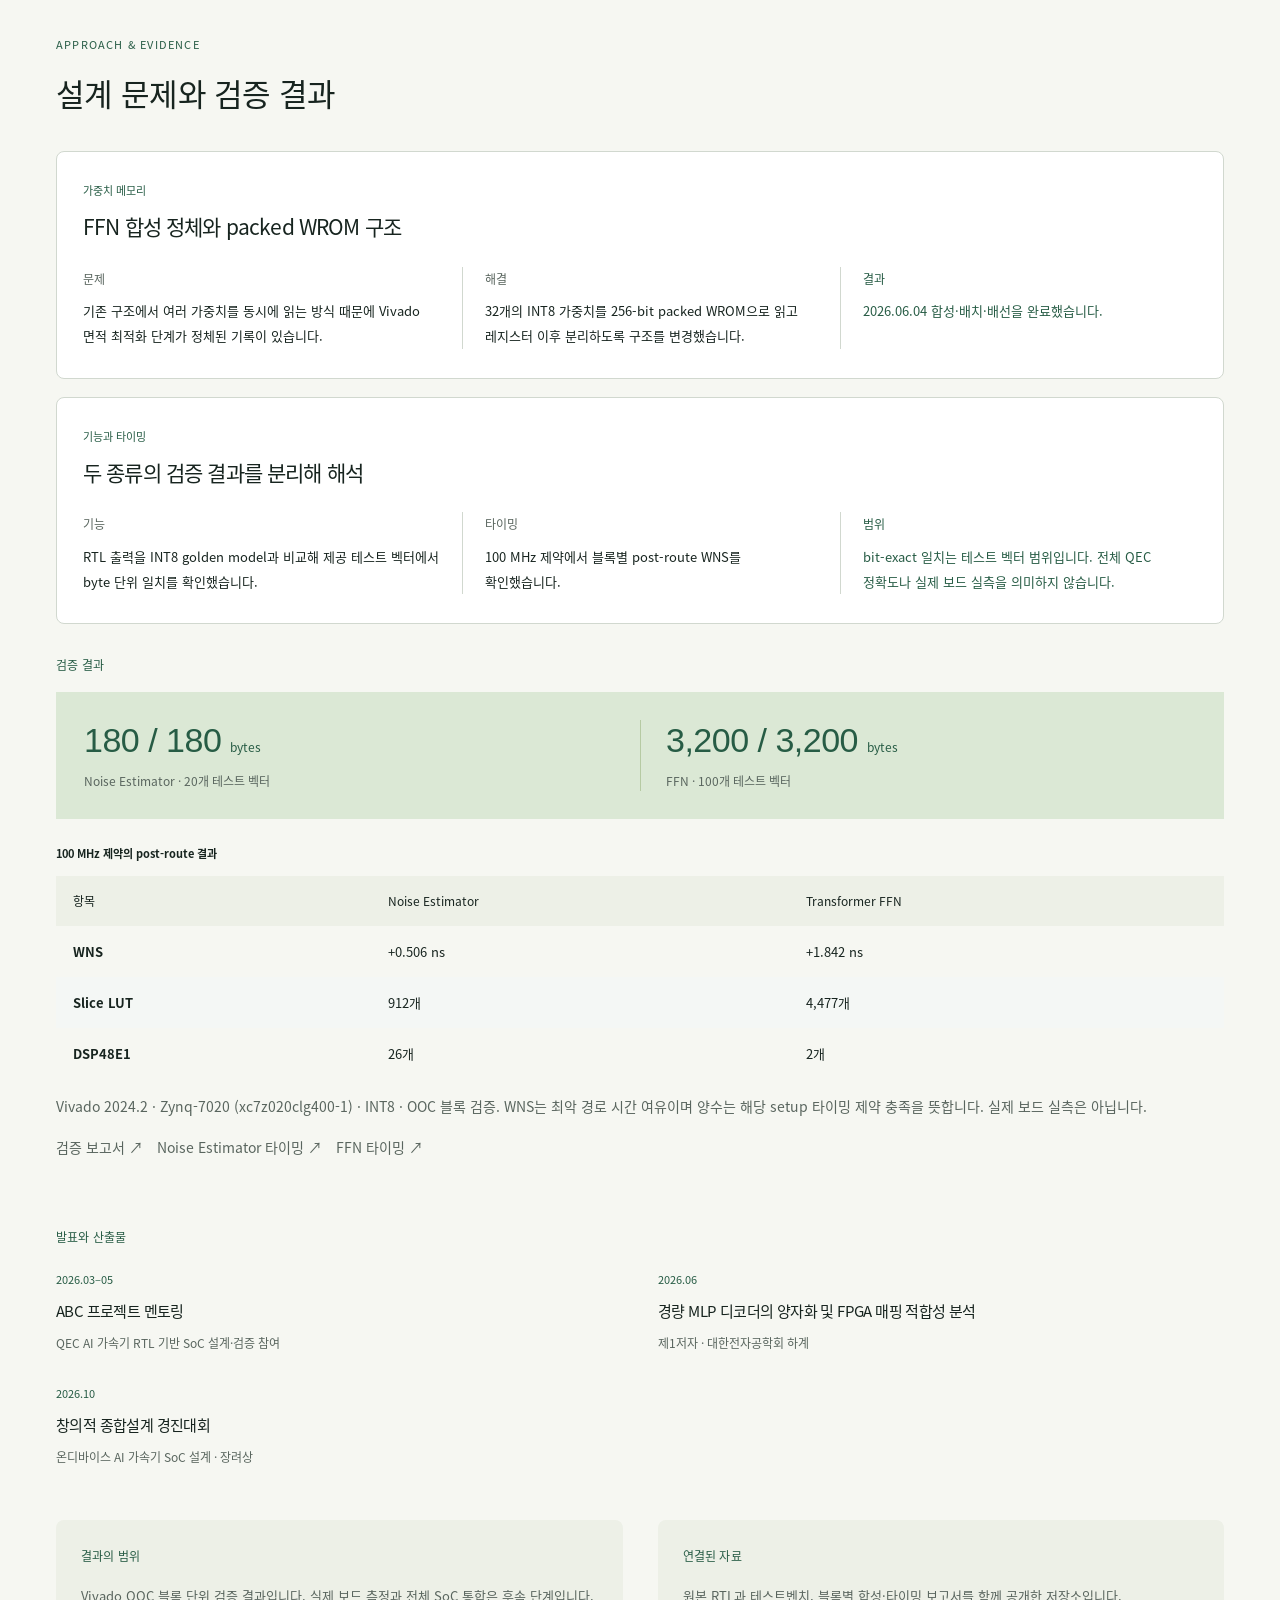
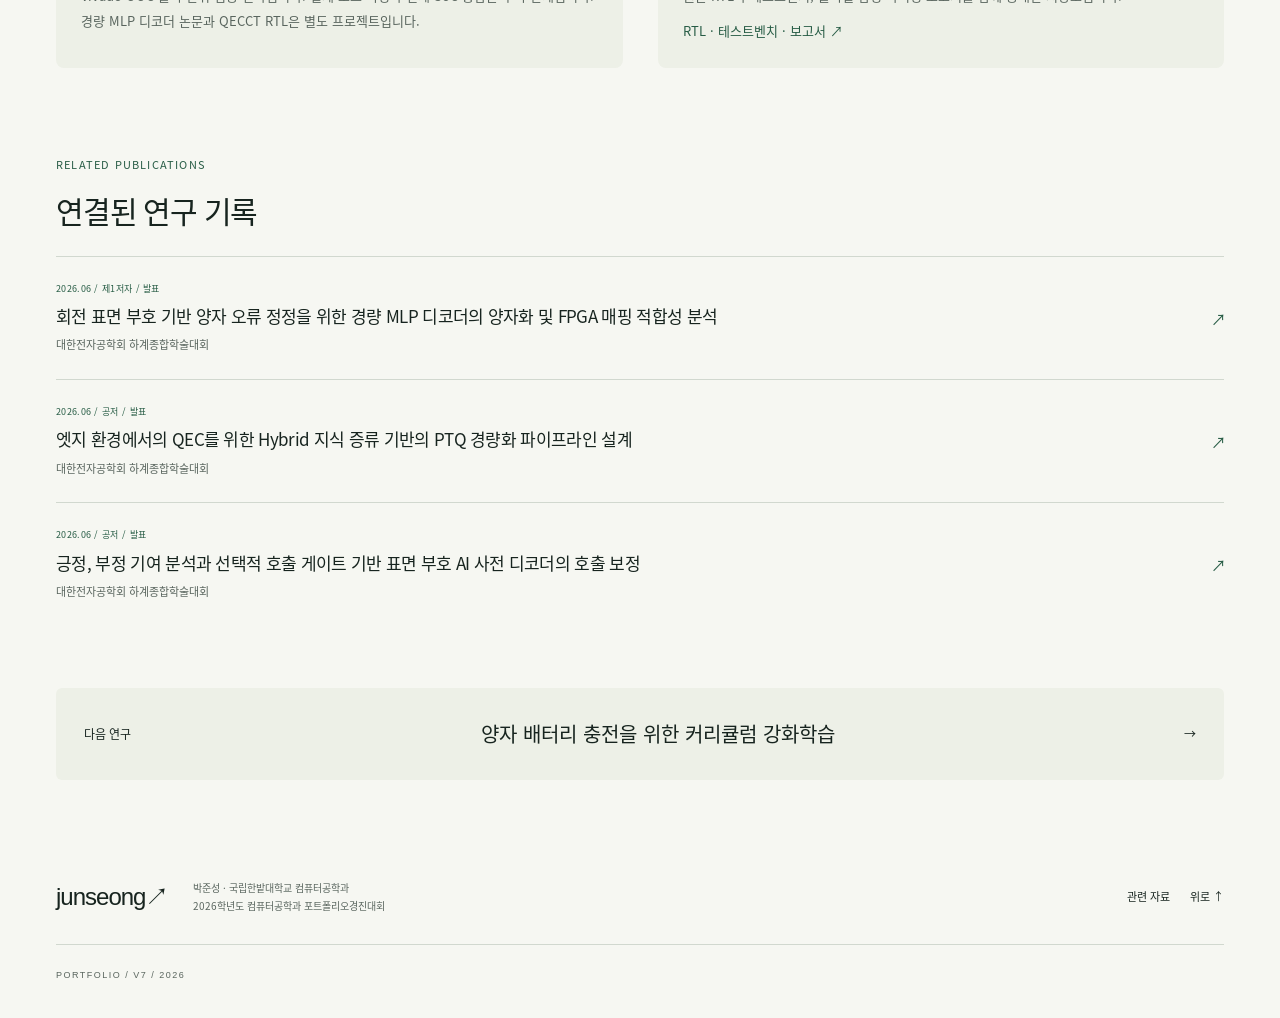
<file: qec.html>
<!doctype html>
<html lang="ko">
<head>
  <meta charset="utf-8">
  <meta name="viewport" content="width=device-width,initial-scale=1">
  <title>양자 오류 정정 AI의 경량화와 FPGA 검증 · 박준성 포트폴리오</title>
  <meta name="description" content="박준성 · 국립한밭대학교 컴퓨터공학과. 양자 배터리 강화학습, 산업 전력 이상탐지, 양자 오류 정정 AI 연구와 개발 포트폴리오.">
  <meta name="theme-color" content="#f6f7f2">
  <meta property="og:title" content="박준성 · AI Research &amp; Engineering">
  <meta property="og:description" content="박준성 · 국립한밭대학교 컴퓨터공학과. 양자 배터리 강화학습, 산업 전력 이상탐지, 양자 오류 정정 AI 연구와 개발 포트폴리오.">
  <meta property="og:type" content="website">
  <link rel="icon" href="assets/favicon.svg" type="image/svg+xml">
  <link rel="stylesheet" href="fonts.css">
  <link rel="stylesheet" href="styles.css">
  <link rel="stylesheet" href="identity.css">
  <link rel="stylesheet" href="refinement.css">
  <link rel="stylesheet" href="studio.css">
  <script src="app.js" defer></script>
</head>
<body class="case-detail">
<a class="skip-link" href="#main">본문으로 이동</a>
<header class="site-header">
  <a href="index.html" class="brand" aria-label="박준성 포트폴리오 홈">junseong<span aria-hidden="true">↗</span></a>
  <nav aria-label="주요 메뉴">
    <a href="index.html#research">연구</a>
    <a href="index.html#projects">프로젝트</a>
    <a href="publications.html">논문·특허</a>
    <a href="index.html#experience">경험</a>
  </nav>
</header>
<main id="main"><div class="wrap document-case theme-qec"><a class="breadcrumb" href="index.html#research">← 대표 연구로 돌아가기</a><header class="document-heading"><div><p class="eyebrow">HARDWARE-AWARE AI</p><h1>양자 오류 정정 AI의 경량화와 FPGA 검증</h1><p class="document-intro">경량 MLP 디코더의 양자화·FPGA 매핑 적합성을 분석한 연구를 제1저자로 발표했습니다. QECCT 기반 온디바이스 AI 디코더 프로젝트에서는 핵심 RTL 블록의 기능·합성 검증 결과를 공개했습니다.</p></div><img class="chapter-art" src="assets/qec.svg" alt="" width="800" height="560" aria-hidden="true"></header><div class="case-metadata"><span><b>기간</b> 2026</span><span><b>소속</b> Eco AI LAB</span><span><b>분야</b> HARDWARE-AWARE AI</span><span><b>형태</b> 연구·프로젝트</span></div><section class="document-row " data-section="overview"><h2 class="row-label">연구 질문</h2><div class="row-content"><p class="row-lead">양자 오류 정정용 AI 모델을 FPGA에서 구현 가능한 연산 블록으로 옮길 수 있는가?</p><p>QECCT 프로젝트는 Noise Estimator와 Transformer FFN을 INT8 RTL로 구현하고, golden model과 출력을 비교했습니다. 이후 Vivado의 블록 단위 합성과 배치·배선을 통해 자원 사용량과 타이밍을 확인했습니다.</p><div class="outcome-rule"><span>주요 산출물</span><strong>대한전자공학회 제1저자 발표 · Noise Estimator/FFN 블록 검증 · 2026 종합설계 장려상</strong></div></div></section><div class="study-grid"><section class="document-row " data-section="structure"><h2 class="row-label">연구 구조</h2><div class="row-content"><figure class="system-diagram"><div class="diagram-canvas"><div class="diagram-model">QECCT Student · INT8 <span>검증 대상: 핵심 연산 블록</span></div><div class="diagram-branch"><div class="diagram-box "><small>BLOCK 01</small><strong>Noise Estimator</strong><p>FC(8→24) · GELU · FC(24→9) · Sigmoid</p></div><div class="diagram-box "><small>BLOCK 02</small><strong>Transformer FFN</strong><p>Linear(32→128) · GELU · Linear(128→32)</p></div></div><div class="diagram-flow validation-flow"><div class="diagram-box "><small>FUNCTION</small><strong>xsim 출력 비교</strong><p>RTL ↔ INT8 golden model</p></div><span class="diagram-arrow" aria-hidden="true">→</span><div class="diagram-box accent-box"><small>IMPLEMENTATION</small><strong>Vivado OOC</strong><p>합성 → 배치 → 배선</p></div></div><p class="diagram-scope">후속 범위 · 전체 디코더 통합 / AXI wrapper / 실제 보드 측정</p></div><figcaption>qec-project의 공개 보고서를 바탕으로 재구성한 블록 검증 흐름. MLP 논문과 별도 프로젝트입니다.</figcaption></figure></div></section><section class="document-row " data-section="contribution"><h2 class="row-label">담당 범위</h2><div class="row-content"><p class="row-lead">MLP 논문 제1저자 · QEC 가속기 설계·검증 참여</p><ul class="contribution-list"><li><h3>연구 발표</h3><p>경량 MLP 양자화·FPGA 적합성</p></li><li><h3>프로젝트</h3><p>2026 ABC RTL SoC 설계·검증</p></li><li><h3>공개 산출물</h3><p>RTL·테스트벤치·합성 보고서</p></li></ul></div></section></div><section class="case-detail-section"><header><p class="eyebrow">APPROACH & EVIDENCE</p><h2>설계 문제와 검증 결과</h2></header><div class="approach-list"><article class="problem-row"><header><p class="problem-topic">가중치 메모리</p><h3>FFN 합성 정체와 packed WROM 구조</h3></header><dl class="explanation-grid"><div class="detail-value"><dt>문제</dt><dd>기존 구조에서 여러 가중치를 동시에 읽는 방식 때문에 Vivado 면적 최적화 단계가 정체된 기록이 있습니다.</dd></div><div class="detail-value"><dt>해결</dt><dd>32개의 INT8 가중치를 256-bit packed WROM으로 읽고 레지스터 이후 분리하도록 구조를 변경했습니다.</dd></div><div class="detail-value"><dt>결과</dt><dd>2026.06.04 합성·배치·배선을 완료했습니다.</dd></div></dl></article><article class="problem-row"><header><p class="problem-topic">기능과 타이밍</p><h3>두 종류의 검증 결과를 분리해 해석</h3></header><dl class="explanation-grid"><div class="detail-value"><dt>기능</dt><dd>RTL 출력을 INT8 golden model과 비교해 제공 테스트 벡터에서 byte 단위 일치를 확인했습니다.</dd></div><div class="detail-value"><dt>타이밍</dt><dd>100 MHz 제약에서 블록별 post-route WNS를 확인했습니다.</dd></div><div class="detail-value"><dt>범위</dt><dd>bit-exact 일치는 테스트 벡터 범위입니다. 전체 QEC 정확도나 실제 보드 실측을 의미하지 않습니다.</dd></div></dl></article></div></section><section class="document-row " data-section="validation"><h2 class="row-label">검증 결과</h2><div class="row-content"><div class="validation-highlights"><div><strong>180 / 180 <span>bytes</span></strong><p>Noise Estimator · 20개 테스트 벡터</p></div><div><strong>3,200 / 3,200 <span>bytes</span></strong><p>FFN · 100개 테스트 벡터</p></div></div><div class="table-scroll" tabindex="0" role="region" aria-label="QEC 블록 타이밍 검증 결과"><table class="evidence-table"><caption>100 MHz 제약의 post-route 결과</caption><thead><tr><th>항목</th><th>Noise Estimator</th><th>Transformer FFN</th></tr></thead><tbody><tr><th>WNS</th><td>+0.506 ns</td><td>+1.842 ns</td></tr><tr><th>Slice LUT</th><td>912개</td><td>4,477개</td></tr><tr><th>DSP48E1</th><td>26개</td><td>2개</td></tr></tbody></table></div><p class="evidence-caption">Vivado 2024.2 · Zynq-7020 (xc7z020clg400-1) · INT8 · OOC 블록 검증. WNS는 최악 경로 시간 여유이며 양수는 해당 setup 타이밍 제약 충족을 뜻합니다. 실제 보드 실측은 아닙니다.</p><p class="source-links"><a href="https://github.com/junseong00/qec-project/blob/186571d0b1f43532fadc9ec1b03b73d5aff8bf2a/reports/FPGA_SYNTH_REPORT.md" target="_blank" rel="noopener noreferrer">검증 보고서 ↗</a> <a href="https://github.com/junseong00/qec-project/blob/186571d0b1f43532fadc9ec1b03b73d5aff8bf2a/reports/timing_pipe_impl.txt" target="_blank" rel="noopener noreferrer">Noise Estimator 타이밍 ↗</a> <a href="https://github.com/junseong00/qec-project/blob/186571d0b1f43532fadc9ec1b03b73d5aff8bf2a/reports/timing_ffn_pipe_impl.txt" target="_blank" rel="noopener noreferrer">FFN 타이밍 ↗</a></p></div></section><section class="document-row " data-section="outputs"><h2 class="row-label">발표와 산출물</h2><div class="row-content"><ol class="output-timeline"><li><time>2026.03–05</time><h3>ABC 프로젝트 멘토링</h3><p>QEC AI 가속기 RTL 기반 SoC 설계·검증 참여</p></li><li><time>2026.06</time><h3>경량 MLP 디코더의 양자화 및 FPGA 매핑 적합성 분석</h3><p>제1저자 · 대한전자공학회 하계</p></li><li><time>2026.10</time><h3>창의적 종합설계 경진대회</h3><p>온디바이스 AI 가속기 SoC 설계 · 장려상</p></li></ol></div></section><div class="source-pair"><section class="document-row " data-section="scope"><h2 class="row-label">결과의 범위</h2><div class="row-content"><p>Vivado OOC 블록 단위 검증 결과입니다. 실제 보드 측정과 전체 SoC 통합은 후속 단계입니다. 경량 MLP 디코더 논문과 QECCT RTL은 별도 프로젝트입니다.</p></div></section><section class="document-row " data-section="artifacts"><h2 class="row-label">연결된 자료</h2><div class="row-content"><p>원본 RTL과 테스트벤치, 블록별 합성·타이밍 보고서를 함께 공개한 저장소입니다.</p><p class="artifact-link"><a href="https://github.com/junseong00/qec-project" target="_blank" rel="noopener noreferrer">RTL · 테스트벤치 · 보고서 ↗</a></p></div></section></div><section class="case-related"><p class="eyebrow">RELATED PUBLICATIONS</p><h2>연결된 연구 기록</h2><article class="related-publication"><div><p class="eyebrow">2026.06 / 제1저자 / 발표</p><h3><a href="publications.html#pub-11">회전 표면 부호 기반 양자 오류 정정을 위한 경량 MLP 디코더의 양자화 및 FPGA 매핑 적합성 분석</a></h3><p>대한전자공학회 하계종합학술대회</p></div><a class="pub-arrow" href="publications.html#pub-11" aria-label="회전 표면 부호 기반 양자 오류 정정을 위한 경량 MLP 디코더의 양자화 및 FPGA 매핑 적합성 분석 기록 보기">↗</a></article><article class="related-publication"><div><p class="eyebrow">2026.06 / 공저 / 발표</p><h3><a href="publications.html#pub-12">엣지 환경에서의 QEC를 위한 Hybrid 지식 증류 기반의 PTQ 경량화 파이프라인 설계</a></h3><p>대한전자공학회 하계종합학술대회</p></div><a class="pub-arrow" href="publications.html#pub-12" aria-label="엣지 환경에서의 QEC를 위한 Hybrid 지식 증류 기반의 PTQ 경량화 파이프라인 설계 기록 보기">↗</a></article><article class="related-publication"><div><p class="eyebrow">2026.06 / 공저 / 발표</p><h3><a href="publications.html#pub-13">긍정, 부정 기여 분석과 선택적 호출 게이트 기반 표면 부호 AI 사전 디코더의 호출 보정</a></h3><p>대한전자공학회 하계종합학술대회</p></div><a class="pub-arrow" href="publications.html#pub-13" aria-label="긍정, 부정 기여 분석과 선택적 호출 게이트 기반 표면 부호 AI 사전 디코더의 호출 보정 기록 보기">↗</a></article></section><a class="next-case" href="quantum.html"><span>다음 연구</span><strong>양자 배터리 충전을 위한 커리큘럼 강화학습</strong><span>→</span></a></div></main>
<footer class="footer wrap">
  <a class="footer-brand" href="index.html">junseong↗</a>
  <div><p>박준성 · 국립한밭대학교 컴퓨터공학과</p><p>2026학년도 컴퓨터공학과 포트폴리오경진대회</p></div>
  <div class="footer-links"><a href="sources.html">관련 자료</a><a href="#main">위로 ↑</a></div>
  <small class="edition">PORTFOLIO / V7 / 2026</small>
</footer>
</body></html>
</file>
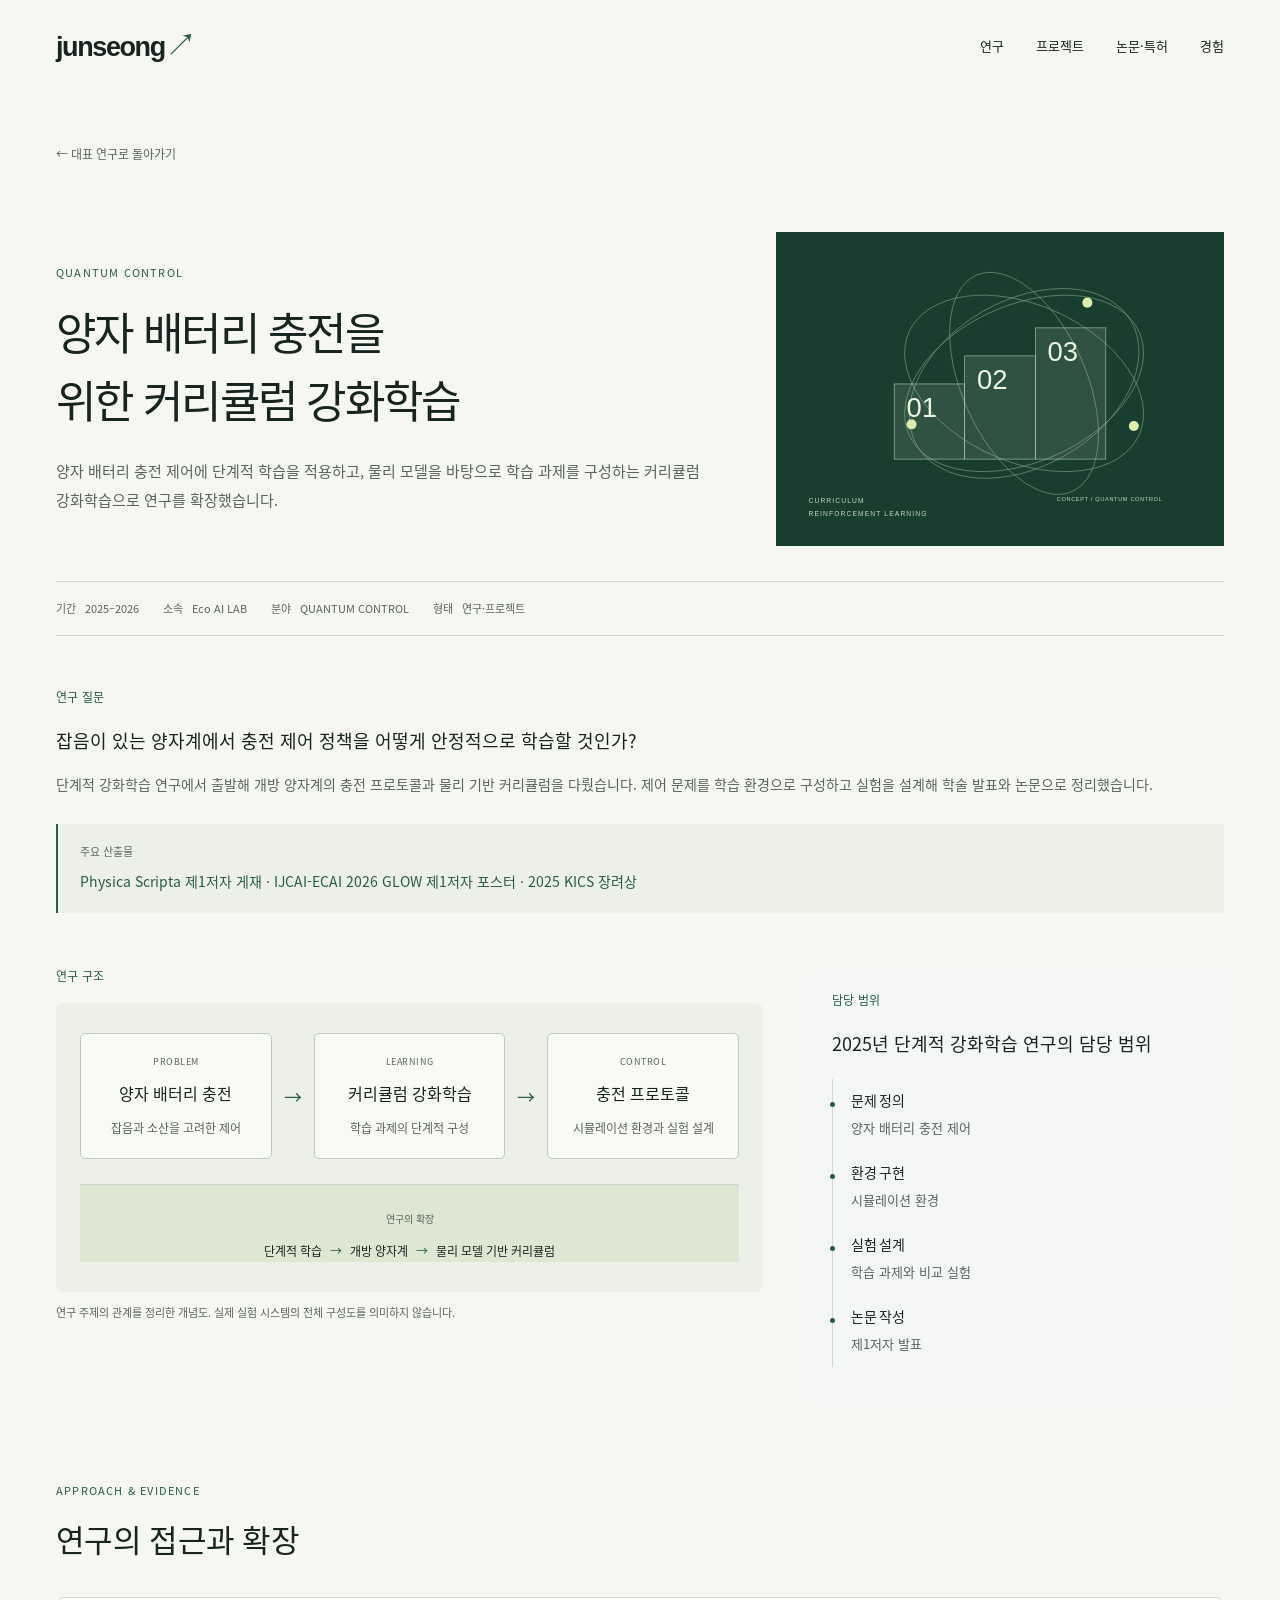
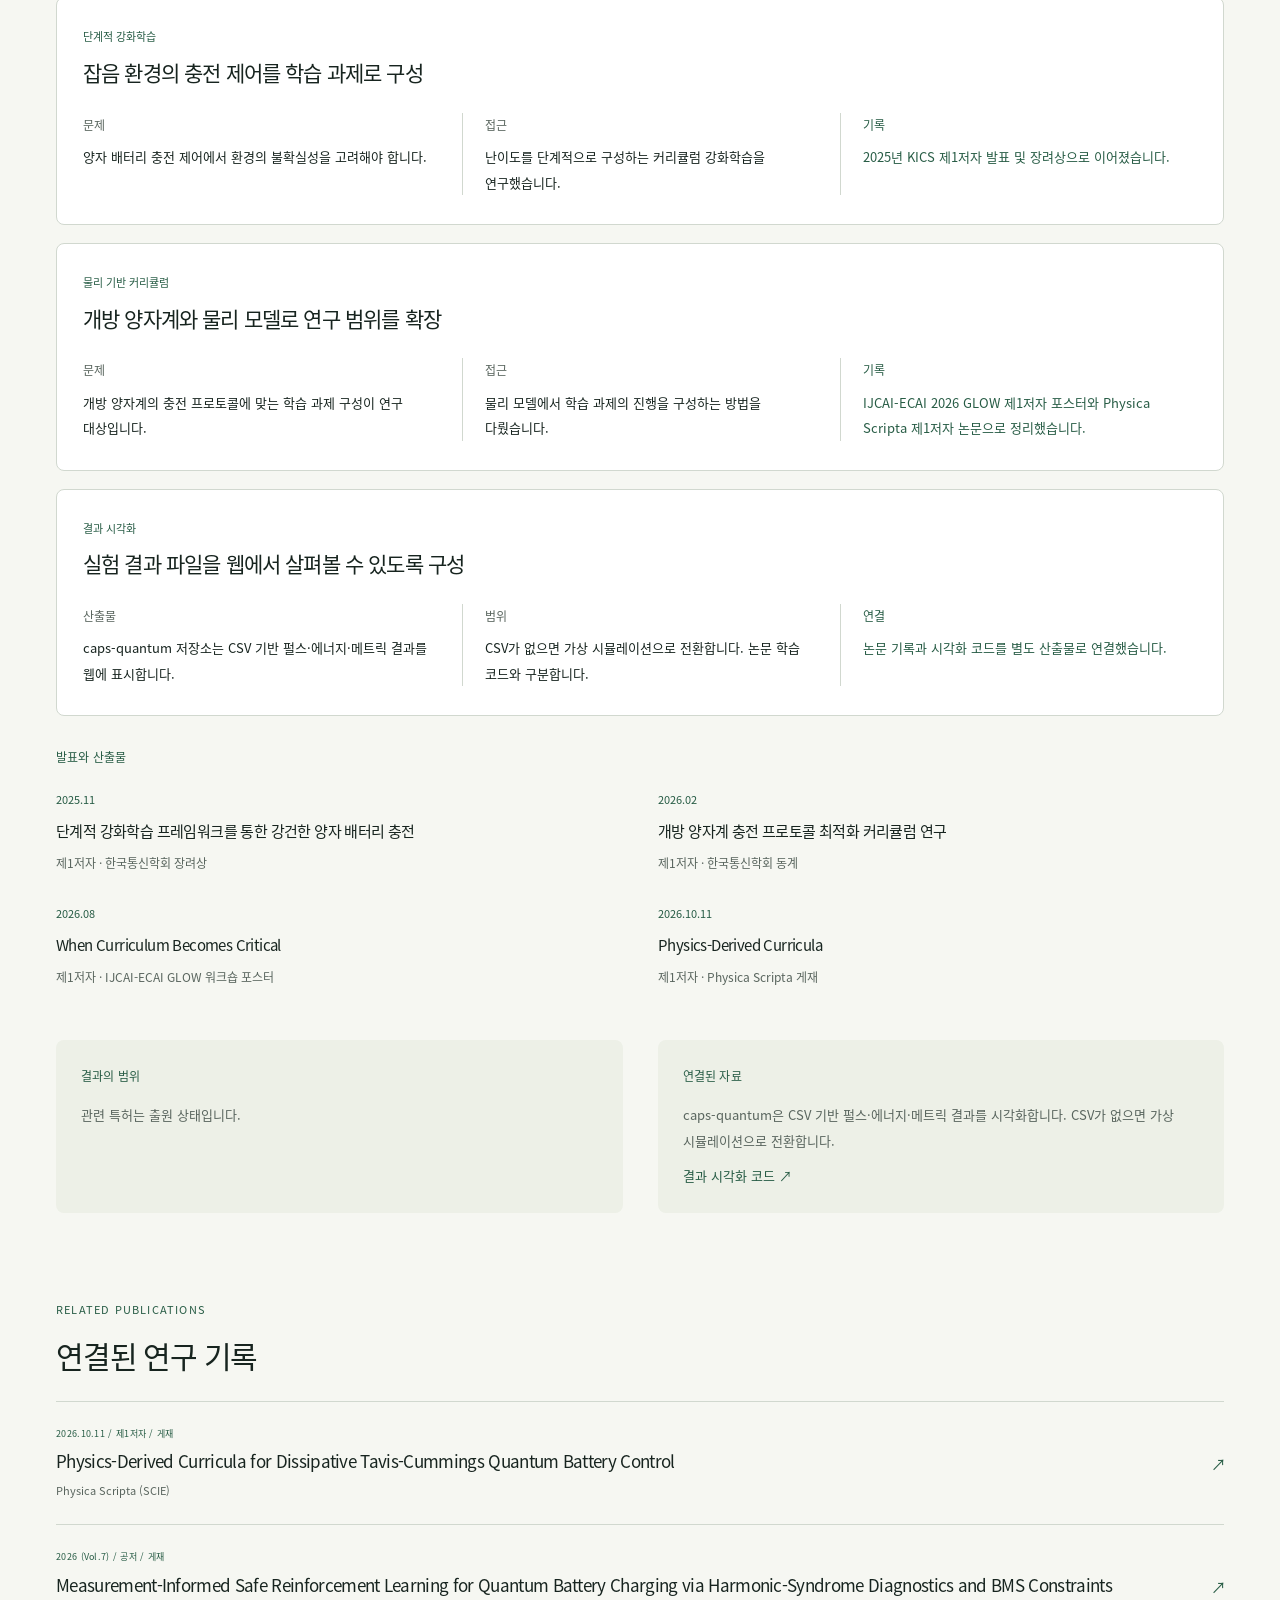
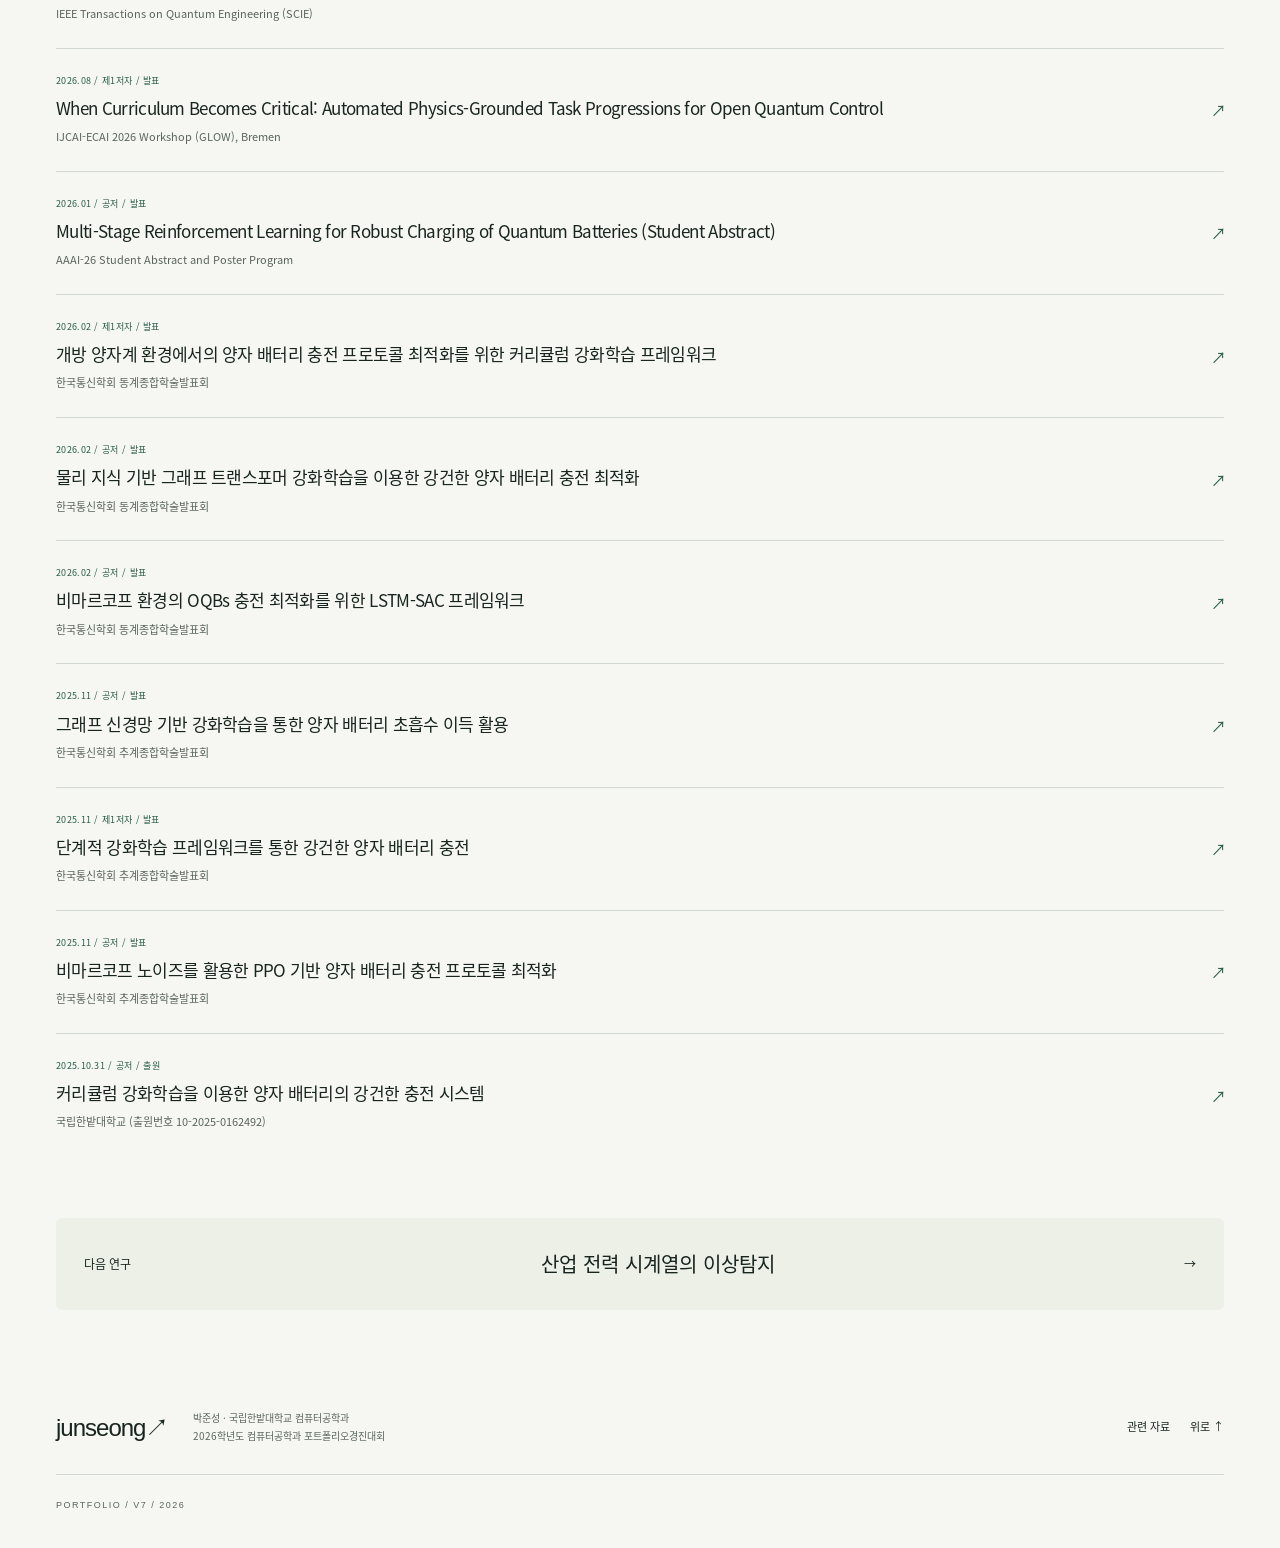
<file: quantum.html>
<!doctype html>
<html lang="ko">
<head>
  <meta charset="utf-8">
  <meta name="viewport" content="width=device-width,initial-scale=1">
  <title>양자 배터리 충전을 위한 커리큘럼 강화학습 · 박준성 포트폴리오</title>
  <meta name="description" content="박준성 · 국립한밭대학교 컴퓨터공학과. 양자 배터리 강화학습, 산업 전력 이상탐지, 양자 오류 정정 AI 연구와 개발 포트폴리오.">
  <meta name="theme-color" content="#f6f7f2">
  <meta property="og:title" content="박준성 · AI Research &amp; Engineering">
  <meta property="og:description" content="박준성 · 국립한밭대학교 컴퓨터공학과. 양자 배터리 강화학습, 산업 전력 이상탐지, 양자 오류 정정 AI 연구와 개발 포트폴리오.">
  <meta property="og:type" content="website">
  <link rel="icon" href="assets/favicon.svg" type="image/svg+xml">
  <link rel="stylesheet" href="fonts.css">
  <link rel="stylesheet" href="styles.css">
  <link rel="stylesheet" href="identity.css">
  <link rel="stylesheet" href="refinement.css">
  <link rel="stylesheet" href="studio.css">
  <script src="app.js" defer></script>
</head>
<body class="case-detail">
<a class="skip-link" href="#main">본문으로 이동</a>
<header class="site-header">
  <a href="index.html" class="brand" aria-label="박준성 포트폴리오 홈">junseong<span aria-hidden="true">↗</span></a>
  <nav aria-label="주요 메뉴">
    <a href="index.html#research">연구</a>
    <a href="index.html#projects">프로젝트</a>
    <a href="publications.html">논문·특허</a>
    <a href="index.html#experience">경험</a>
  </nav>
</header>
<main id="main"><div class="wrap document-case theme-quantum"><a class="breadcrumb" href="index.html#research">← 대표 연구로 돌아가기</a><header class="document-heading"><div><p class="eyebrow">QUANTUM CONTROL</p><h1>양자 배터리 충전을 위한 커리큘럼 강화학습</h1><p class="document-intro">양자 배터리 충전 제어에 단계적 학습을 적용하고, 물리 모델을 바탕으로 학습 과제를 구성하는 커리큘럼 강화학습으로 연구를 확장했습니다.</p></div><img class="chapter-art" src="assets/quantum.svg" alt="" width="800" height="560" aria-hidden="true"></header><div class="case-metadata"><span><b>기간</b> 2025–2026</span><span><b>소속</b> Eco AI LAB</span><span><b>분야</b> QUANTUM CONTROL</span><span><b>형태</b> 연구·프로젝트</span></div><section class="document-row " data-section="overview"><h2 class="row-label">연구 질문</h2><div class="row-content"><p class="row-lead">잡음이 있는 양자계에서 충전 제어 정책을 어떻게 안정적으로 학습할 것인가?</p><p>단계적 강화학습 연구에서 출발해 개방 양자계의 충전 프로토콜과 물리 기반 커리큘럼을 다뤘습니다. 제어 문제를 학습 환경으로 구성하고 실험을 설계해 학술 발표와 논문으로 정리했습니다.</p><div class="outcome-rule"><span>주요 산출물</span><strong>Physica Scripta 제1저자 게재 · IJCAI-ECAI 2026 GLOW 제1저자 포스터 · 2025 KICS 장려상</strong></div></div></section><div class="study-grid"><section class="document-row " data-section="structure"><h2 class="row-label">연구 구조</h2><div class="row-content"><figure class="system-diagram"><div class="diagram-canvas"><div class="diagram-flow"><div class="diagram-box "><small>PROBLEM</small><strong>양자 배터리 충전</strong><p>잡음과 소산을 고려한 제어</p></div><span class="diagram-arrow" aria-hidden="true">→</span><div class="diagram-box "><small>LEARNING</small><strong>커리큘럼 강화학습</strong><p>학습 과제의 단계적 구성</p></div><span class="diagram-arrow" aria-hidden="true">→</span><div class="diagram-box accent-box"><small>CONTROL</small><strong>충전 프로토콜</strong><p>시뮬레이션 환경과 실험 설계</p></div></div><div class="diagram-foundation"><span>연구의 확장</span><p>단계적 학습 <b>→</b> 개방 양자계 <b>→</b> 물리 모델 기반 커리큘럼</p></div></div><figcaption>연구 주제의 관계를 정리한 개념도. 실제 실험 시스템의 전체 구성도를 의미하지 않습니다.</figcaption></figure></div></section><section class="document-row " data-section="contribution"><h2 class="row-label">담당 범위</h2><div class="row-content"><p class="row-lead">2025년 단계적 강화학습 연구의 담당 범위</p><ul class="contribution-list"><li><h3>문제 정의</h3><p>양자 배터리 충전 제어</p></li><li><h3>환경 구현</h3><p>시뮬레이션 환경</p></li><li><h3>실험 설계</h3><p>학습 과제와 비교 실험</p></li><li><h3>논문 작성</h3><p>제1저자 발표</p></li></ul></div></section></div><section class="case-detail-section"><header><p class="eyebrow">APPROACH & EVIDENCE</p><h2>연구의 접근과 확장</h2></header><div class="approach-list"><article class="problem-row"><header><p class="problem-topic">단계적 강화학습</p><h3>잡음 환경의 충전 제어를 학습 과제로 구성</h3></header><dl class="explanation-grid"><div class="detail-value"><dt>문제</dt><dd>양자 배터리 충전 제어에서 환경의 불확실성을 고려해야 합니다.</dd></div><div class="detail-value"><dt>접근</dt><dd>난이도를 단계적으로 구성하는 커리큘럼 강화학습을 연구했습니다.</dd></div><div class="detail-value"><dt>기록</dt><dd>2025년 KICS 제1저자 발표 및 장려상으로 이어졌습니다.</dd></div></dl></article><article class="problem-row"><header><p class="problem-topic">물리 기반 커리큘럼</p><h3>개방 양자계와 물리 모델로 연구 범위를 확장</h3></header><dl class="explanation-grid"><div class="detail-value"><dt>문제</dt><dd>개방 양자계의 충전 프로토콜에 맞는 학습 과제 구성이 연구 대상입니다.</dd></div><div class="detail-value"><dt>접근</dt><dd>물리 모델에서 학습 과제의 진행을 구성하는 방법을 다뤘습니다.</dd></div><div class="detail-value"><dt>기록</dt><dd>IJCAI-ECAI 2026 GLOW 제1저자 포스터와 Physica Scripta 제1저자 논문으로 정리했습니다.</dd></div></dl></article><article class="problem-row"><header><p class="problem-topic">결과 시각화</p><h3>실험 결과 파일을 웹에서 살펴볼 수 있도록 구성</h3></header><dl class="explanation-grid"><div class="detail-value"><dt>산출물</dt><dd>caps-quantum 저장소는 CSV 기반 펄스·에너지·메트릭 결과를 웹에 표시합니다.</dd></div><div class="detail-value"><dt>범위</dt><dd>CSV가 없으면 가상 시뮬레이션으로 전환합니다. 논문 학습 코드와 구분합니다.</dd></div><div class="detail-value"><dt>연결</dt><dd>논문 기록과 시각화 코드를 별도 산출물로 연결했습니다.</dd></div></dl></article></div></section><section class="document-row " data-section="outputs"><h2 class="row-label">발표와 산출물</h2><div class="row-content"><ol class="output-timeline"><li><time>2025.11</time><h3>단계적 강화학습 프레임워크를 통한 강건한 양자 배터리 충전</h3><p>제1저자 · 한국통신학회 장려상</p></li><li><time>2026.02</time><h3>개방 양자계 충전 프로토콜 최적화 커리큘럼 연구</h3><p>제1저자 · 한국통신학회 동계</p></li><li><time>2026.08</time><h3>When Curriculum Becomes Critical</h3><p>제1저자 · IJCAI-ECAI GLOW 워크숍 포스터</p></li><li><time>2026.10.11</time><h3>Physics-Derived Curricula</h3><p>제1저자 · Physica Scripta 게재</p></li></ol></div></section><div class="source-pair"><section class="document-row " data-section="scope"><h2 class="row-label">결과의 범위</h2><div class="row-content"><p>관련 특허는 출원 상태입니다.</p></div></section><section class="document-row " data-section="artifacts"><h2 class="row-label">연결된 자료</h2><div class="row-content"><p>caps-quantum은 CSV 기반 펄스·에너지·메트릭 결과를 시각화합니다. CSV가 없으면 가상 시뮬레이션으로 전환합니다.</p><p class="artifact-link"><a href="https://github.com/junseong00/caps-quantum" target="_blank" rel="noopener noreferrer">결과 시각화 코드 ↗</a></p></div></section></div><section class="case-related"><p class="eyebrow">RELATED PUBLICATIONS</p><h2>연결된 연구 기록</h2><article class="related-publication"><div><p class="eyebrow">2026.10.11 / 제1저자 / 게재</p><h3><a href="publications.html#pub-1">Physics-Derived Curricula for Dissipative Tavis-Cummings Quantum Battery Control</a></h3><p>Physica Scripta (SCIE)</p></div><a class="pub-arrow" href="publications.html#pub-1" aria-label="Physics-Derived Curricula for Dissipative Tavis-Cummings Quantum Battery Control 기록 보기">↗</a></article><article class="related-publication"><div><p class="eyebrow">2026 (Vol.7) / 공저 / 게재</p><h3><a href="publications.html#pub-2">Measurement-Informed Safe Reinforcement Learning for Quantum Battery Charging via Harmonic-Syndrome Diagnostics and BMS Constraints</a></h3><p>IEEE Transactions on Quantum Engineering (SCIE)</p></div><a class="pub-arrow" href="publications.html#pub-2" aria-label="Measurement-Informed Safe Reinforcement Learning for Quantum Battery Charging via Harmonic-Syndrome Diagnostics and BMS Constraints 기록 보기">↗</a></article><article class="related-publication"><div><p class="eyebrow">2026.08 / 제1저자 / 발표</p><h3><a href="publications.html#pub-5">When Curriculum Becomes Critical: Automated Physics-Grounded Task Progressions for Open Quantum Control</a></h3><p>IJCAI-ECAI 2026 Workshop (GLOW), Bremen</p></div><a class="pub-arrow" href="publications.html#pub-5" aria-label="When Curriculum Becomes Critical: Automated Physics-Grounded Task Progressions for Open Quantum Control 기록 보기">↗</a></article><article class="related-publication"><div><p class="eyebrow">2026.01 / 공저 / 발표</p><h3><a href="publications.html#pub-10">Multi-Stage Reinforcement Learning for Robust Charging of Quantum Batteries (Student Abstract)</a></h3><p>AAAI-26 Student Abstract and Poster Program</p></div><a class="pub-arrow" href="publications.html#pub-10" aria-label="Multi-Stage Reinforcement Learning for Robust Charging of Quantum Batteries (Student Abstract) 기록 보기">↗</a></article><article class="related-publication"><div><p class="eyebrow">2026.02 / 제1저자 / 발표</p><h3><a href="publications.html#pub-15">개방 양자계 환경에서의 양자 배터리 충전 프로토콜 최적화를 위한 커리큘럼 강화학습 프레임워크</a></h3><p>한국통신학회 동계종합학술발표회</p></div><a class="pub-arrow" href="publications.html#pub-15" aria-label="개방 양자계 환경에서의 양자 배터리 충전 프로토콜 최적화를 위한 커리큘럼 강화학습 프레임워크 기록 보기">↗</a></article><article class="related-publication"><div><p class="eyebrow">2026.02 / 공저 / 발표</p><h3><a href="publications.html#pub-16">물리 지식 기반 그래프 트랜스포머 강화학습을 이용한 강건한 양자 배터리 충전 최적화</a></h3><p>한국통신학회 동계종합학술발표회</p></div><a class="pub-arrow" href="publications.html#pub-16" aria-label="물리 지식 기반 그래프 트랜스포머 강화학습을 이용한 강건한 양자 배터리 충전 최적화 기록 보기">↗</a></article><article class="related-publication"><div><p class="eyebrow">2026.02 / 공저 / 발표</p><h3><a href="publications.html#pub-17">비마르코프 환경의 OQBs 충전 최적화를 위한 LSTM-SAC 프레임워크</a></h3><p>한국통신학회 동계종합학술발표회</p></div><a class="pub-arrow" href="publications.html#pub-17" aria-label="비마르코프 환경의 OQBs 충전 최적화를 위한 LSTM-SAC 프레임워크 기록 보기">↗</a></article><article class="related-publication"><div><p class="eyebrow">2025.11 / 공저 / 발표</p><h3><a href="publications.html#pub-18">그래프 신경망 기반 강화학습을 통한 양자 배터리 초흡수 이득 활용</a></h3><p>한국통신학회 추계종합학술발표회</p></div><a class="pub-arrow" href="publications.html#pub-18" aria-label="그래프 신경망 기반 강화학습을 통한 양자 배터리 초흡수 이득 활용 기록 보기">↗</a></article><article class="related-publication"><div><p class="eyebrow">2025.11 / 제1저자 / 발표</p><h3><a href="publications.html#pub-19">단계적 강화학습 프레임워크를 통한 강건한 양자 배터리 충전</a></h3><p>한국통신학회 추계종합학술발표회</p></div><a class="pub-arrow" href="publications.html#pub-19" aria-label="단계적 강화학습 프레임워크를 통한 강건한 양자 배터리 충전 기록 보기">↗</a></article><article class="related-publication"><div><p class="eyebrow">2025.11 / 공저 / 발표</p><h3><a href="publications.html#pub-20">비마르코프 노이즈를 활용한 PPO 기반 양자 배터리 충전 프로토콜 최적화</a></h3><p>한국통신학회 추계종합학술발표회</p></div><a class="pub-arrow" href="publications.html#pub-20" aria-label="비마르코프 노이즈를 활용한 PPO 기반 양자 배터리 충전 프로토콜 최적화 기록 보기">↗</a></article><article class="related-publication"><div><p class="eyebrow">2025.10.31 / 공저 / 출원</p><h3><a href="publications.html#pub-23">커리큘럼 강화학습을 이용한 양자 배터리의 강건한 충전 시스템</a></h3><p>국립한밭대학교 (출원번호 10-2025-0162492)</p></div><a class="pub-arrow" href="publications.html#pub-23" aria-label="커리큘럼 강화학습을 이용한 양자 배터리의 강건한 충전 시스템 기록 보기">↗</a></article></section><a class="next-case" href="industry.html"><span>다음 연구</span><strong>산업 전력 시계열의 이상탐지</strong><span>→</span></a></div></main>
<footer class="footer wrap">
  <a class="footer-brand" href="index.html">junseong↗</a>
  <div><p>박준성 · 국립한밭대학교 컴퓨터공학과</p><p>2026학년도 컴퓨터공학과 포트폴리오경진대회</p></div>
  <div class="footer-links"><a href="sources.html">관련 자료</a><a href="#main">위로 ↑</a></div>
  <small class="edition">PORTFOLIO / V7 / 2026</small>
</footer>
</body></html>
</file>
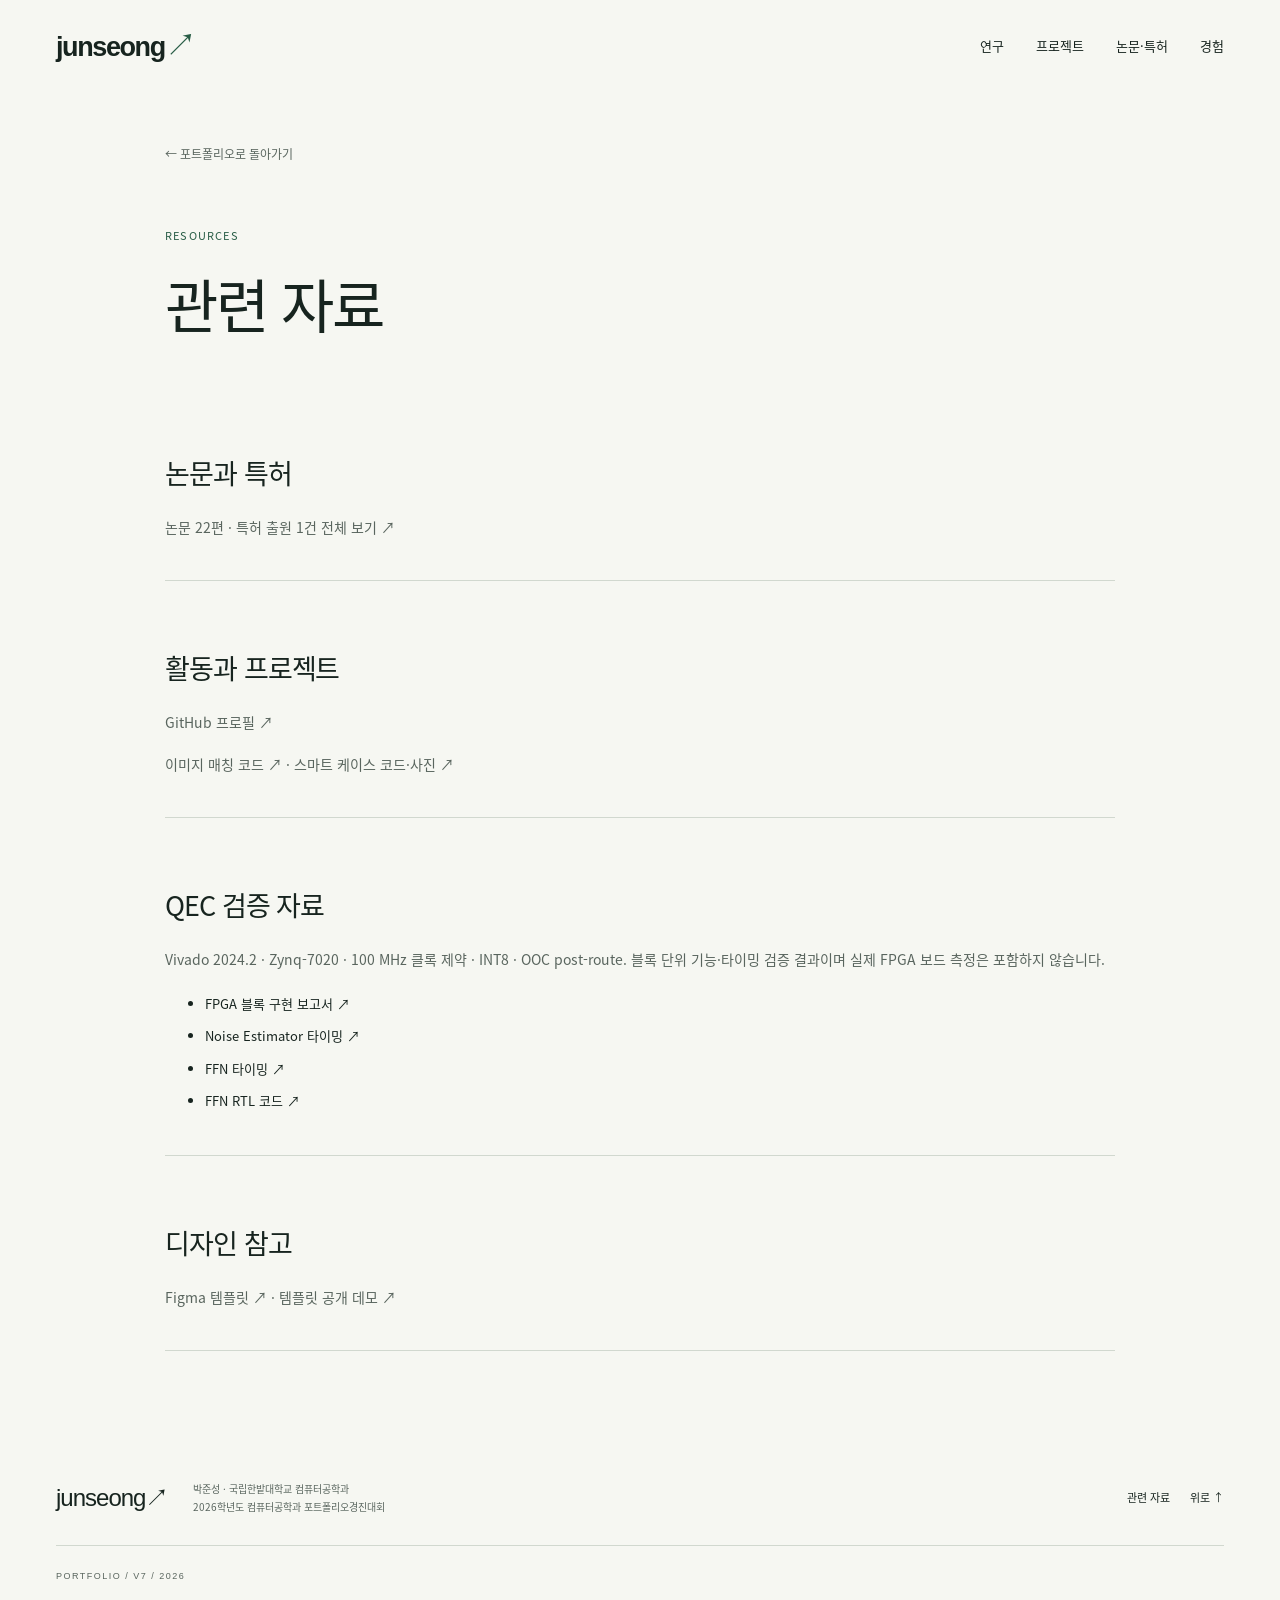
<file: sources.html>
<!doctype html>
<html lang="ko">
<head>
  <meta charset="utf-8">
  <meta name="viewport" content="width=device-width,initial-scale=1">
  <title>관련 자료 · 박준성 포트폴리오</title>
  <meta name="description" content="박준성 · 국립한밭대학교 컴퓨터공학과. 양자 배터리 강화학습, 산업 전력 이상탐지, 양자 오류 정정 AI 연구와 개발 포트폴리오.">
  <meta name="theme-color" content="#f6f7f2">
  <meta property="og:title" content="박준성 · AI Research &amp; Engineering">
  <meta property="og:description" content="박준성 · 국립한밭대학교 컴퓨터공학과. 양자 배터리 강화학습, 산업 전력 이상탐지, 양자 오류 정정 AI 연구와 개발 포트폴리오.">
  <meta property="og:type" content="website">
  <link rel="icon" href="assets/favicon.svg" type="image/svg+xml">
  <link rel="stylesheet" href="fonts.css">
  <link rel="stylesheet" href="styles.css">
  <link rel="stylesheet" href="identity.css">
  <link rel="stylesheet" href="refinement.css">
  <link rel="stylesheet" href="studio.css">
  <script src="app.js" defer></script>
</head>
<body class="sources">
<a class="skip-link" href="#main">본문으로 이동</a>
<header class="site-header">
  <a href="index.html" class="brand" aria-label="박준성 포트폴리오 홈">junseong<span aria-hidden="true">↗</span></a>
  <nav aria-label="주요 메뉴">
    <a href="index.html#research">연구</a>
    <a href="index.html#projects">프로젝트</a>
    <a href="publications.html">논문·특허</a>
    <a href="index.html#experience">경험</a>
  </nav>
</header>
<main id="main"><div class="wrap sources-page"><a class="breadcrumb" href="index.html">← 포트폴리오로 돌아가기</a><header class="page-heading"><p class="eyebrow">RESOURCES</p><h1>관련 자료</h1></header><section id="counting"><h2>논문과 특허</h2><p><a href="publications.html">논문 22편 · 특허 출원 1건 전체 보기 ↗</a></p></section><section id="profile"><h2>활동과 프로젝트</h2><p><a href="https://github.com/junseong00/junseong00/blob/main/README.md" target="_blank" rel="noopener noreferrer">GitHub 프로필 ↗</a></p><p><a href="https://github.com/junseong00/Project/tree/main/Image%20Matching" target="_blank" rel="noopener noreferrer">이미지 매칭 코드 ↗</a> · <a href="https://github.com/junseong00/Project/tree/main/Smart%20Case" target="_blank" rel="noopener noreferrer">스마트 케이스 코드·사진 ↗</a></p></section><section id="qec-evidence"><h2>QEC 검증 자료</h2><p>Vivado 2024.2 · Zynq-7020 · 100 MHz 클록 제약 · INT8 · OOC post-route. 블록 단위 기능·타이밍 검증 결과이며 실제 FPGA 보드 측정은 포함하지 않습니다.</p><ul><li><a href="https://github.com/junseong00/qec-project/blob/186571d0b1f43532fadc9ec1b03b73d5aff8bf2a/reports/FPGA_SYNTH_REPORT.md" target="_blank" rel="noopener noreferrer">FPGA 블록 구현 보고서 ↗</a></li><li><a href="https://github.com/junseong00/qec-project/blob/186571d0b1f43532fadc9ec1b03b73d5aff8bf2a/reports/timing_pipe_impl.txt" target="_blank" rel="noopener noreferrer">Noise Estimator 타이밍 ↗</a></li><li><a href="https://github.com/junseong00/qec-project/blob/186571d0b1f43532fadc9ec1b03b73d5aff8bf2a/reports/timing_ffn_pipe_impl.txt" target="_blank" rel="noopener noreferrer">FFN 타이밍 ↗</a></li><li><a href="https://github.com/junseong00/qec-project/blob/186571d0b1f43532fadc9ec1b03b73d5aff8bf2a/rtl/ffn_pipe.v" target="_blank" rel="noopener noreferrer">FFN RTL 코드 ↗</a></li></ul></section><section id="design"><h2>디자인 참고</h2><p><a href="https://www.figma.com/community/file/1498103274059654620" target="_blank" rel="noopener noreferrer">Figma 템플릿 ↗</a> · <a href="https://insert-quilt-pony.figma.site/" target="_blank" rel="noopener noreferrer">템플릿 공개 데모 ↗</a></p></section></div></main>
<footer class="footer wrap">
  <a class="footer-brand" href="index.html">junseong↗</a>
  <div><p>박준성 · 국립한밭대학교 컴퓨터공학과</p><p>2026학년도 컴퓨터공학과 포트폴리오경진대회</p></div>
  <div class="footer-links"><a href="sources.html">관련 자료</a><a href="#main">위로 ↑</a></div>
  <small class="edition">PORTFOLIO / V7 / 2026</small>
</footer>
</body></html>
</file>
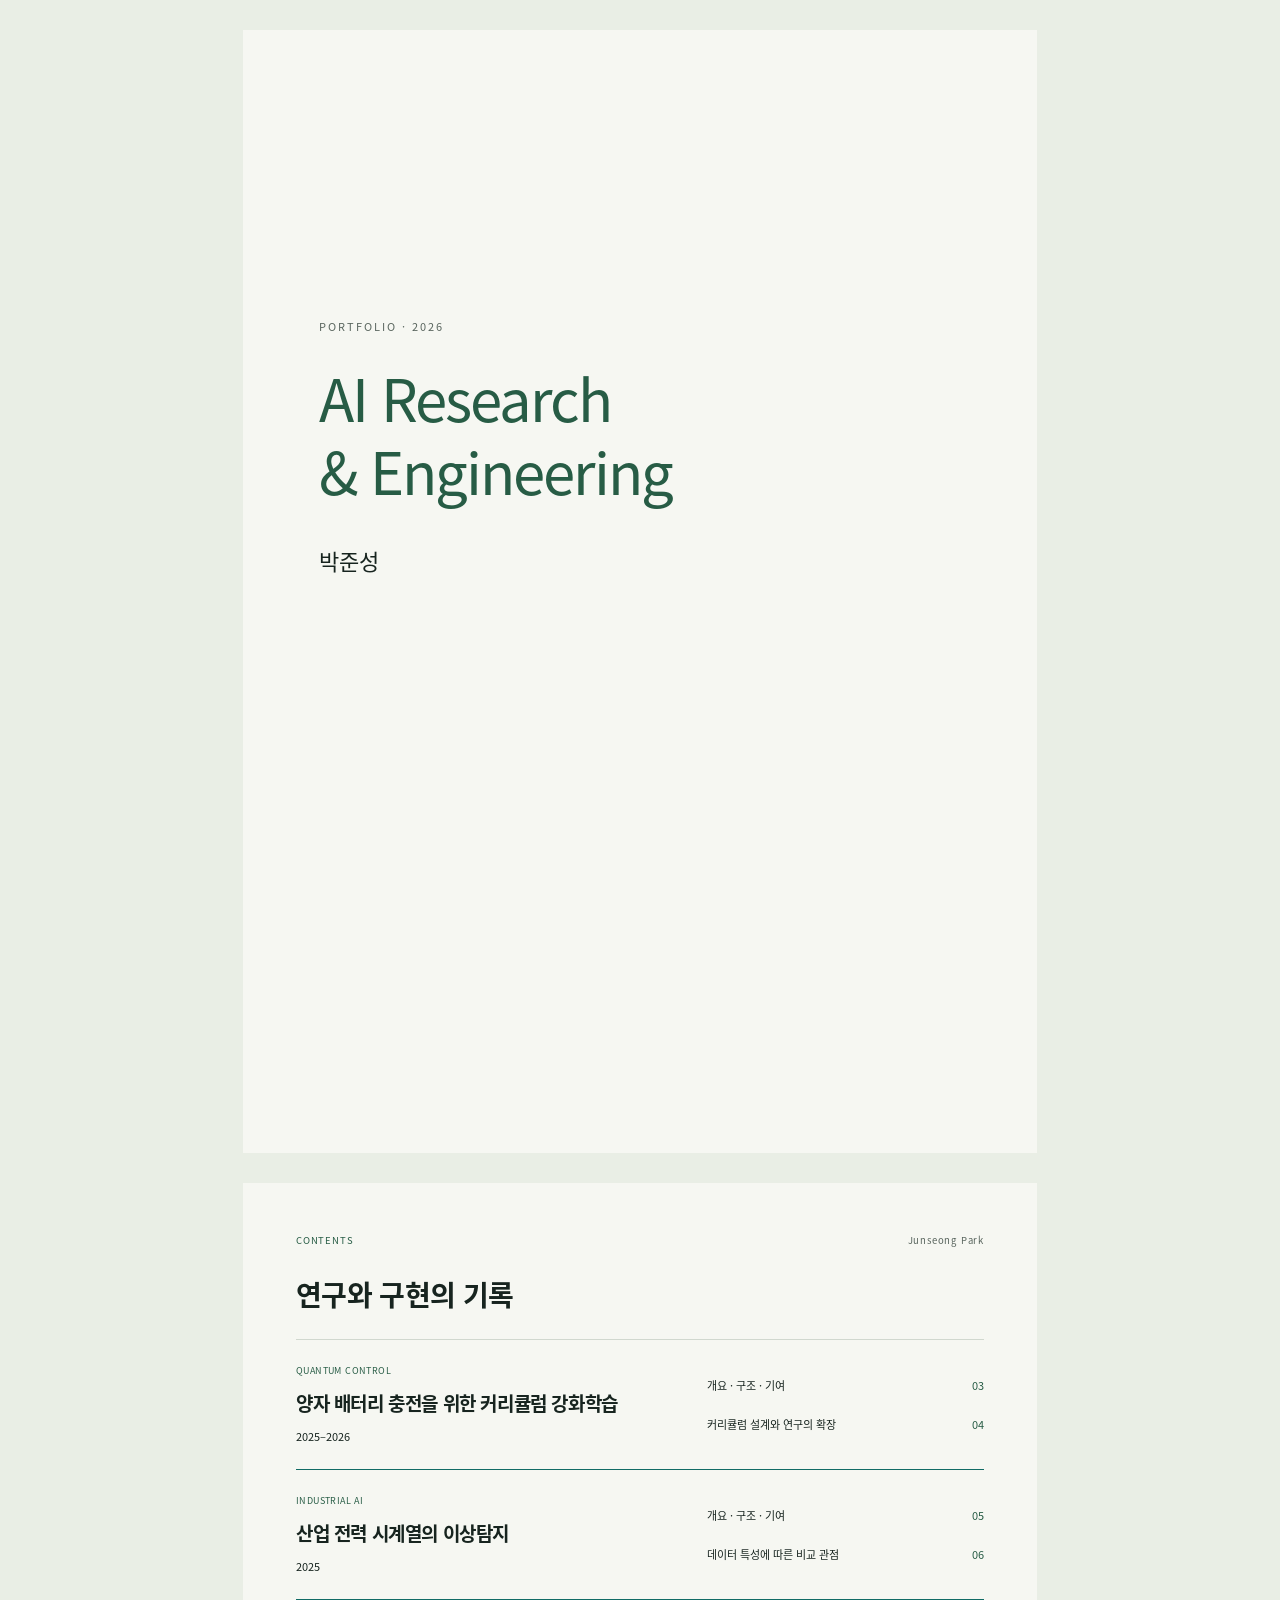
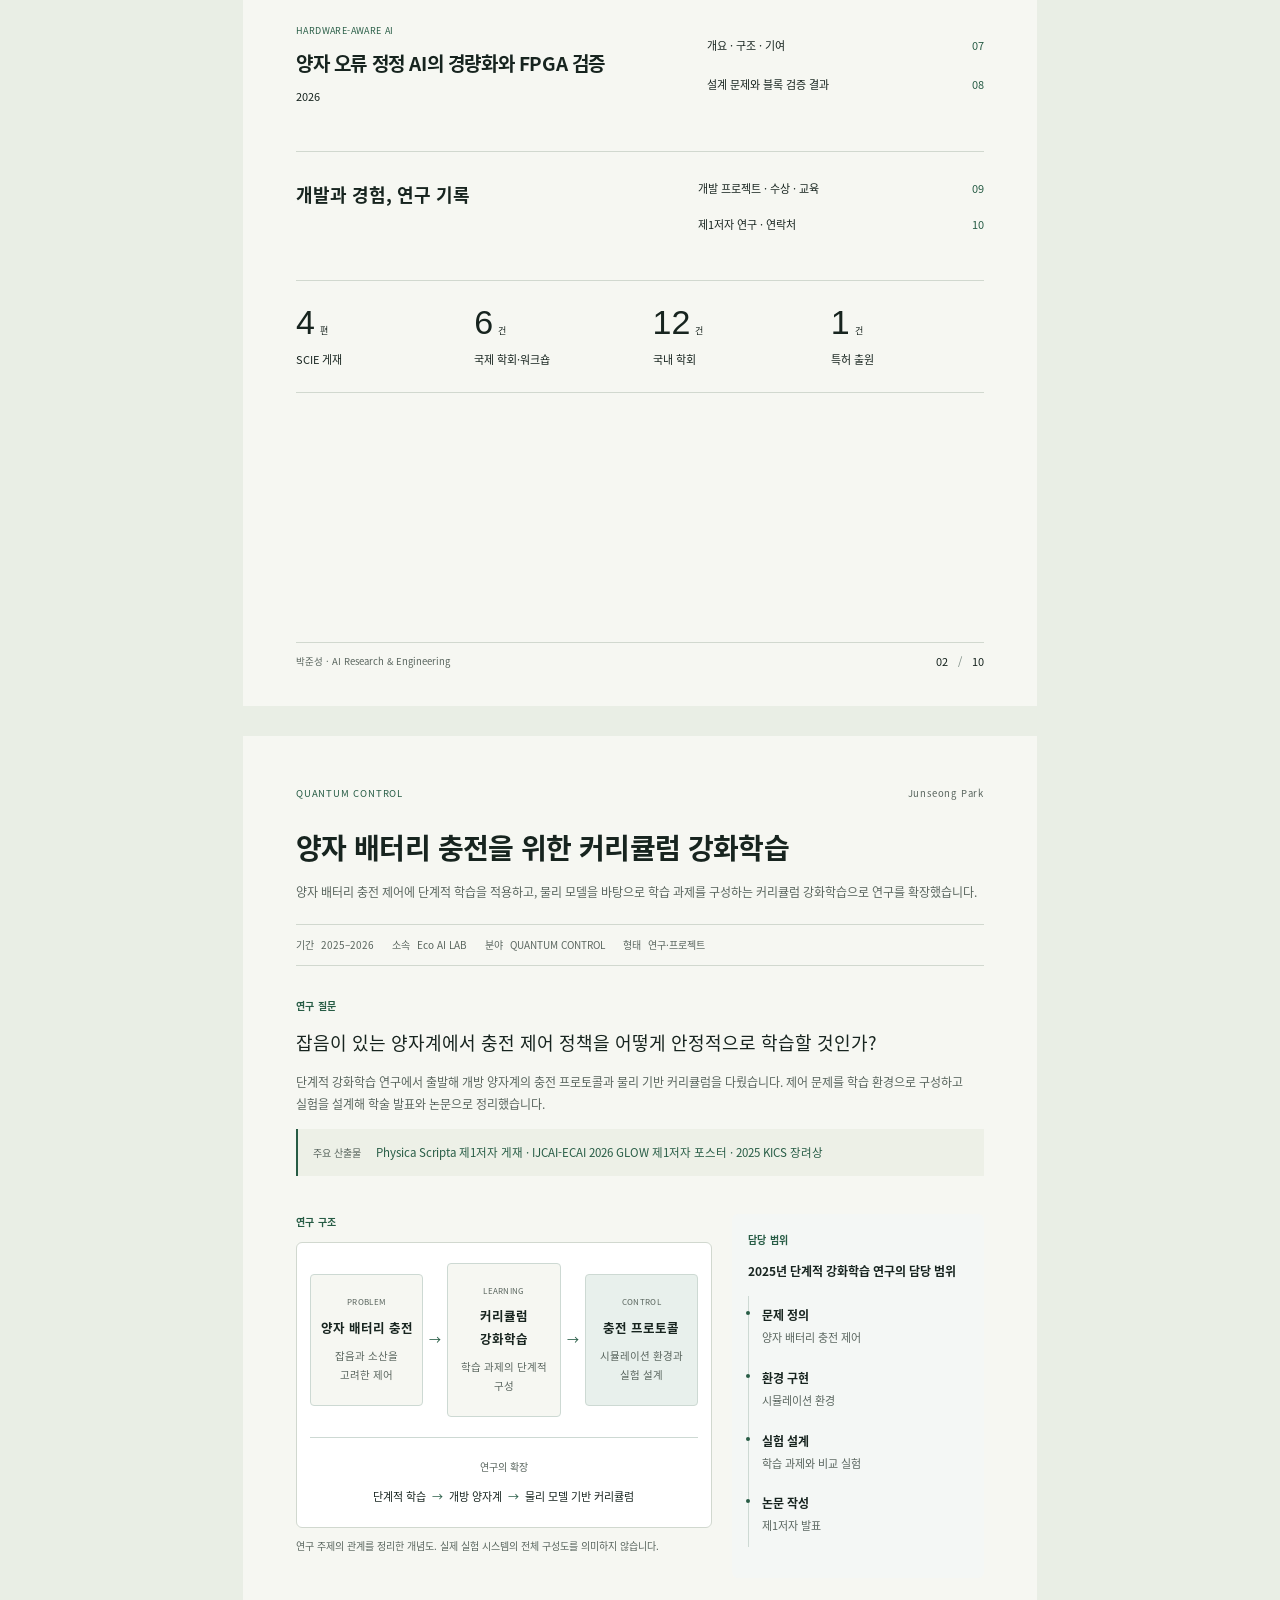
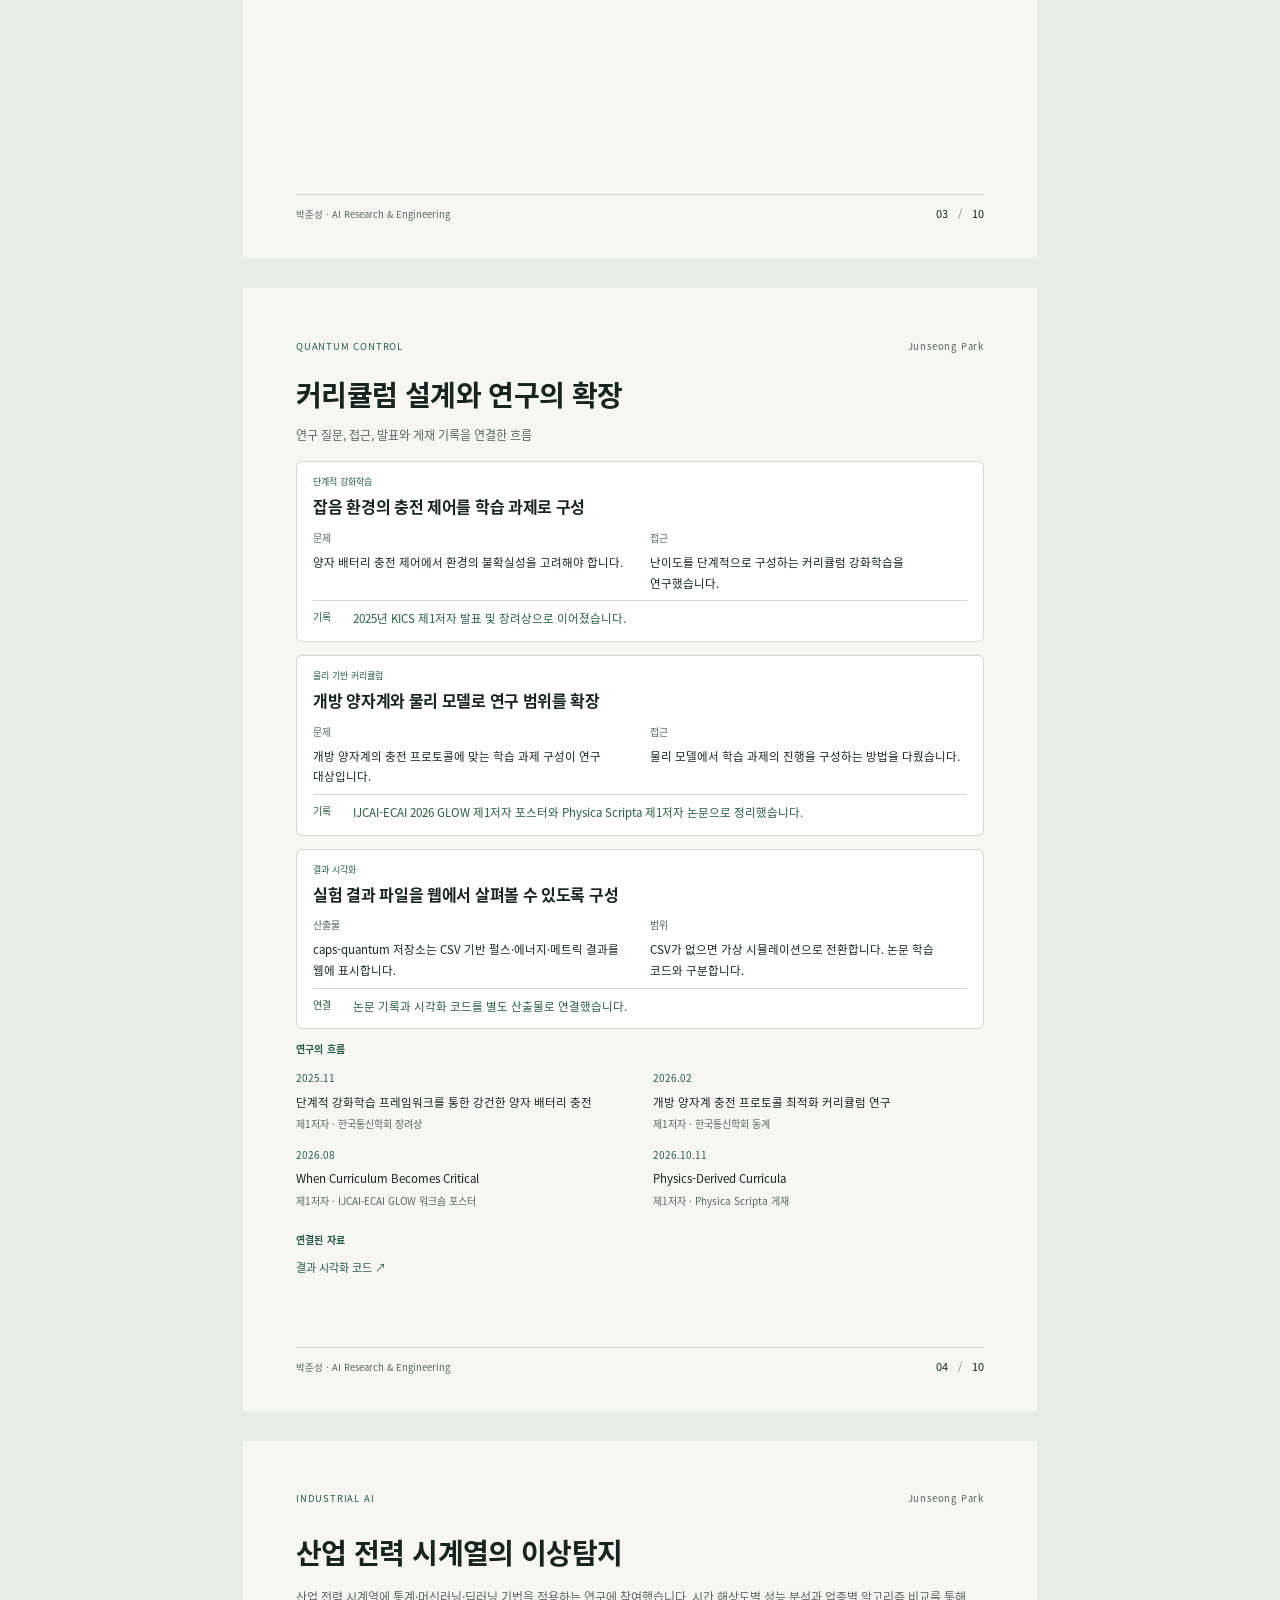
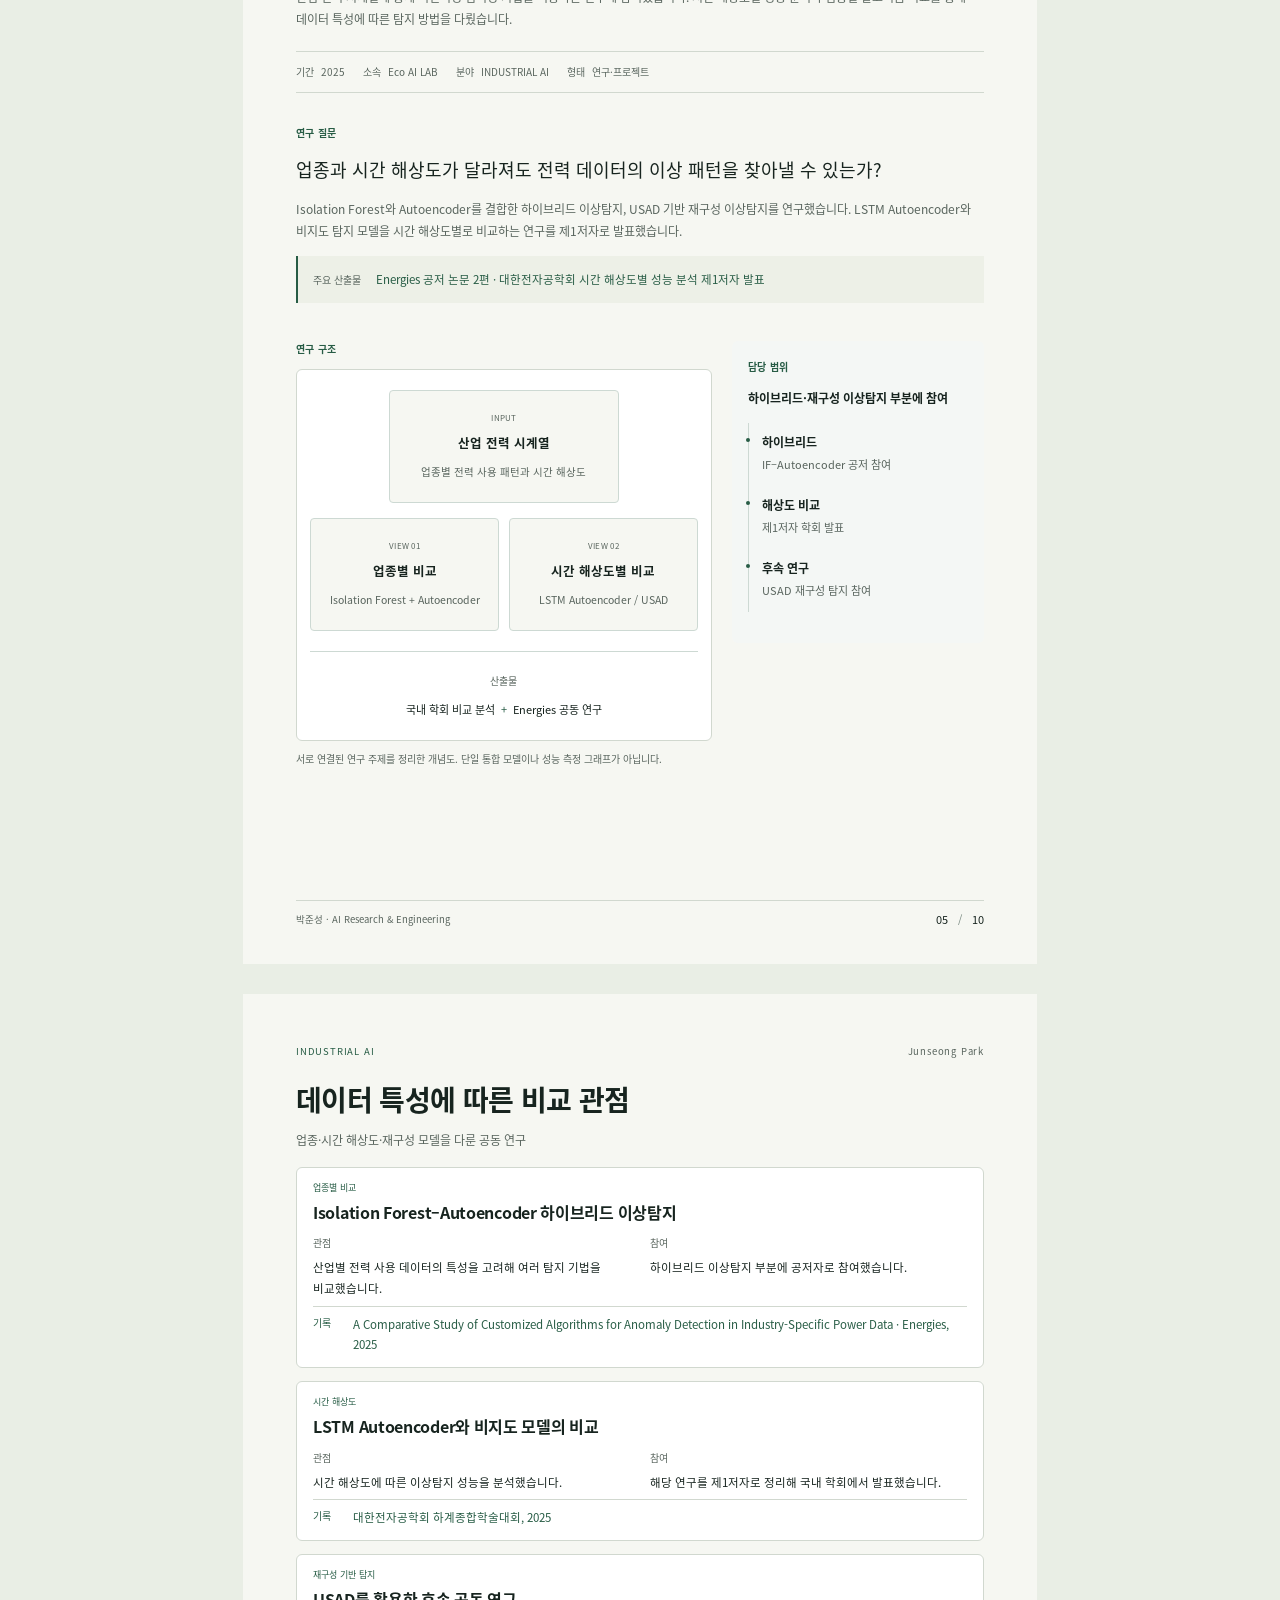
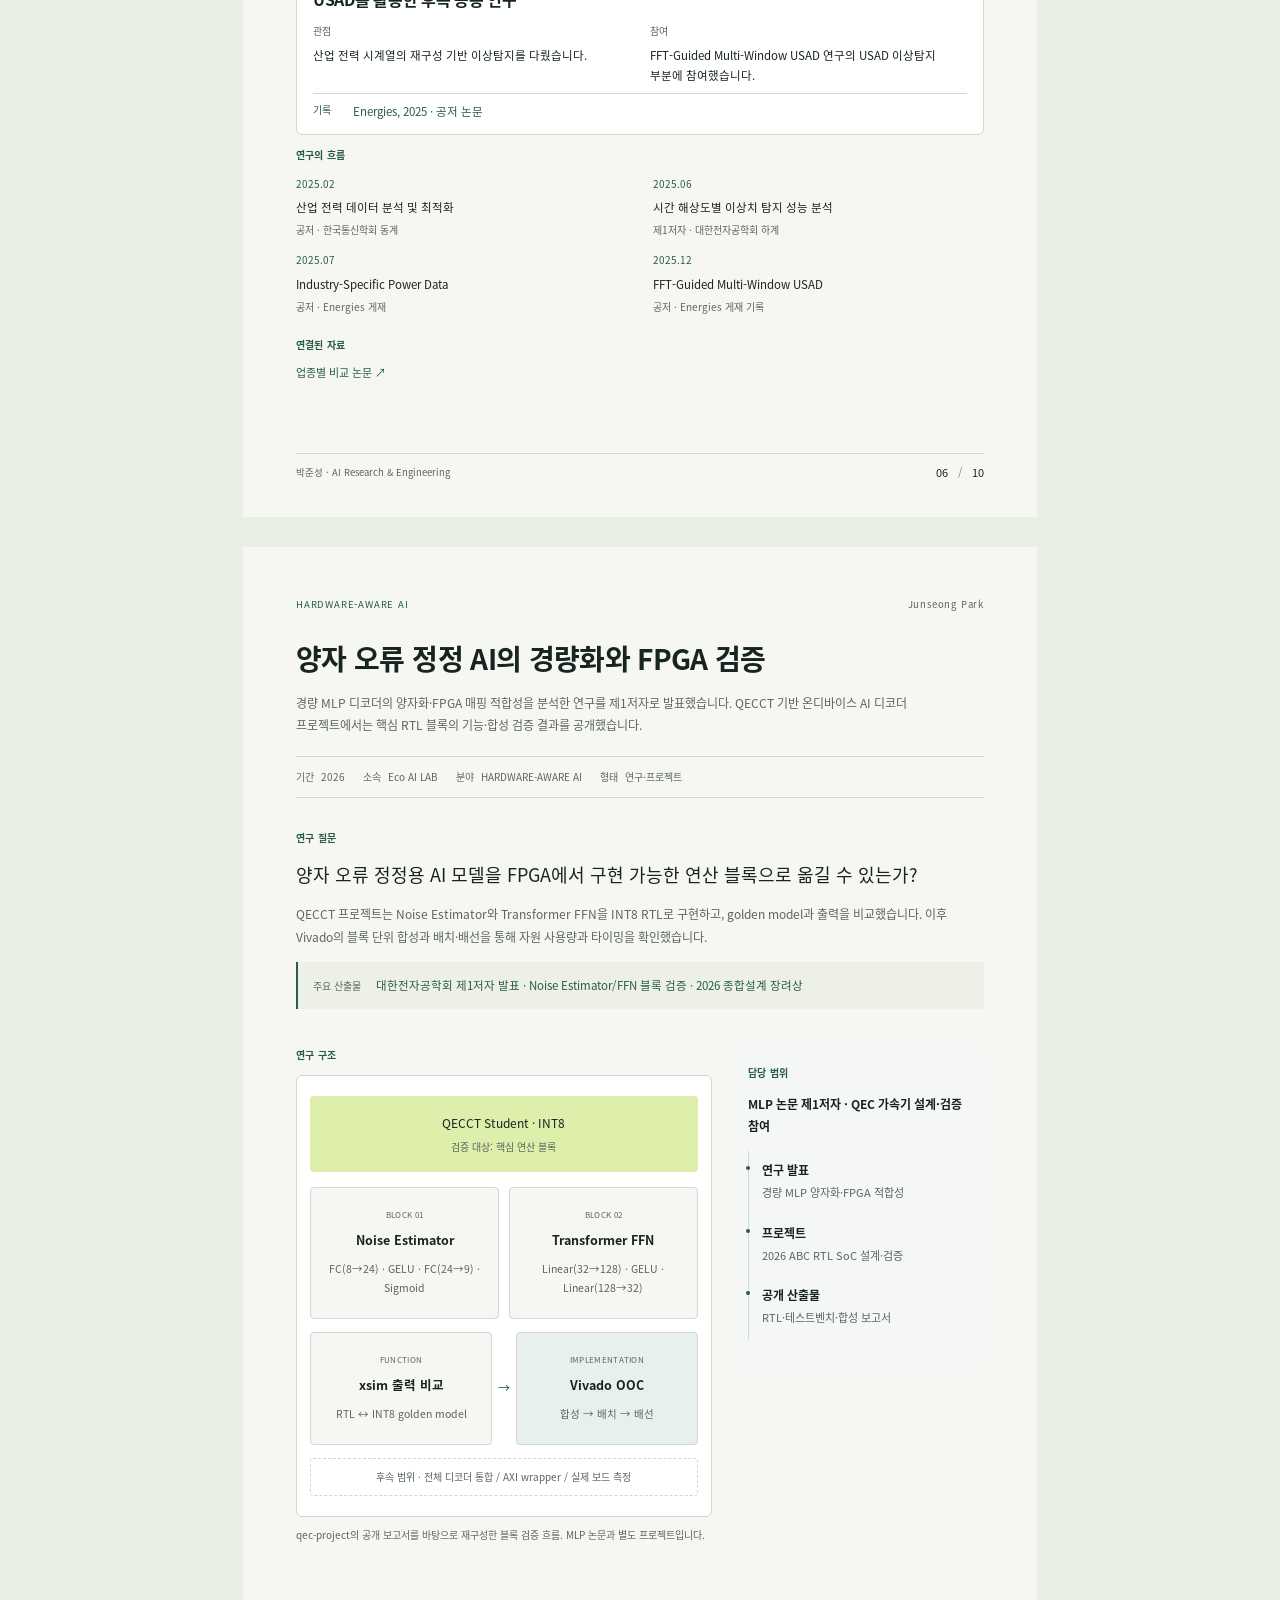
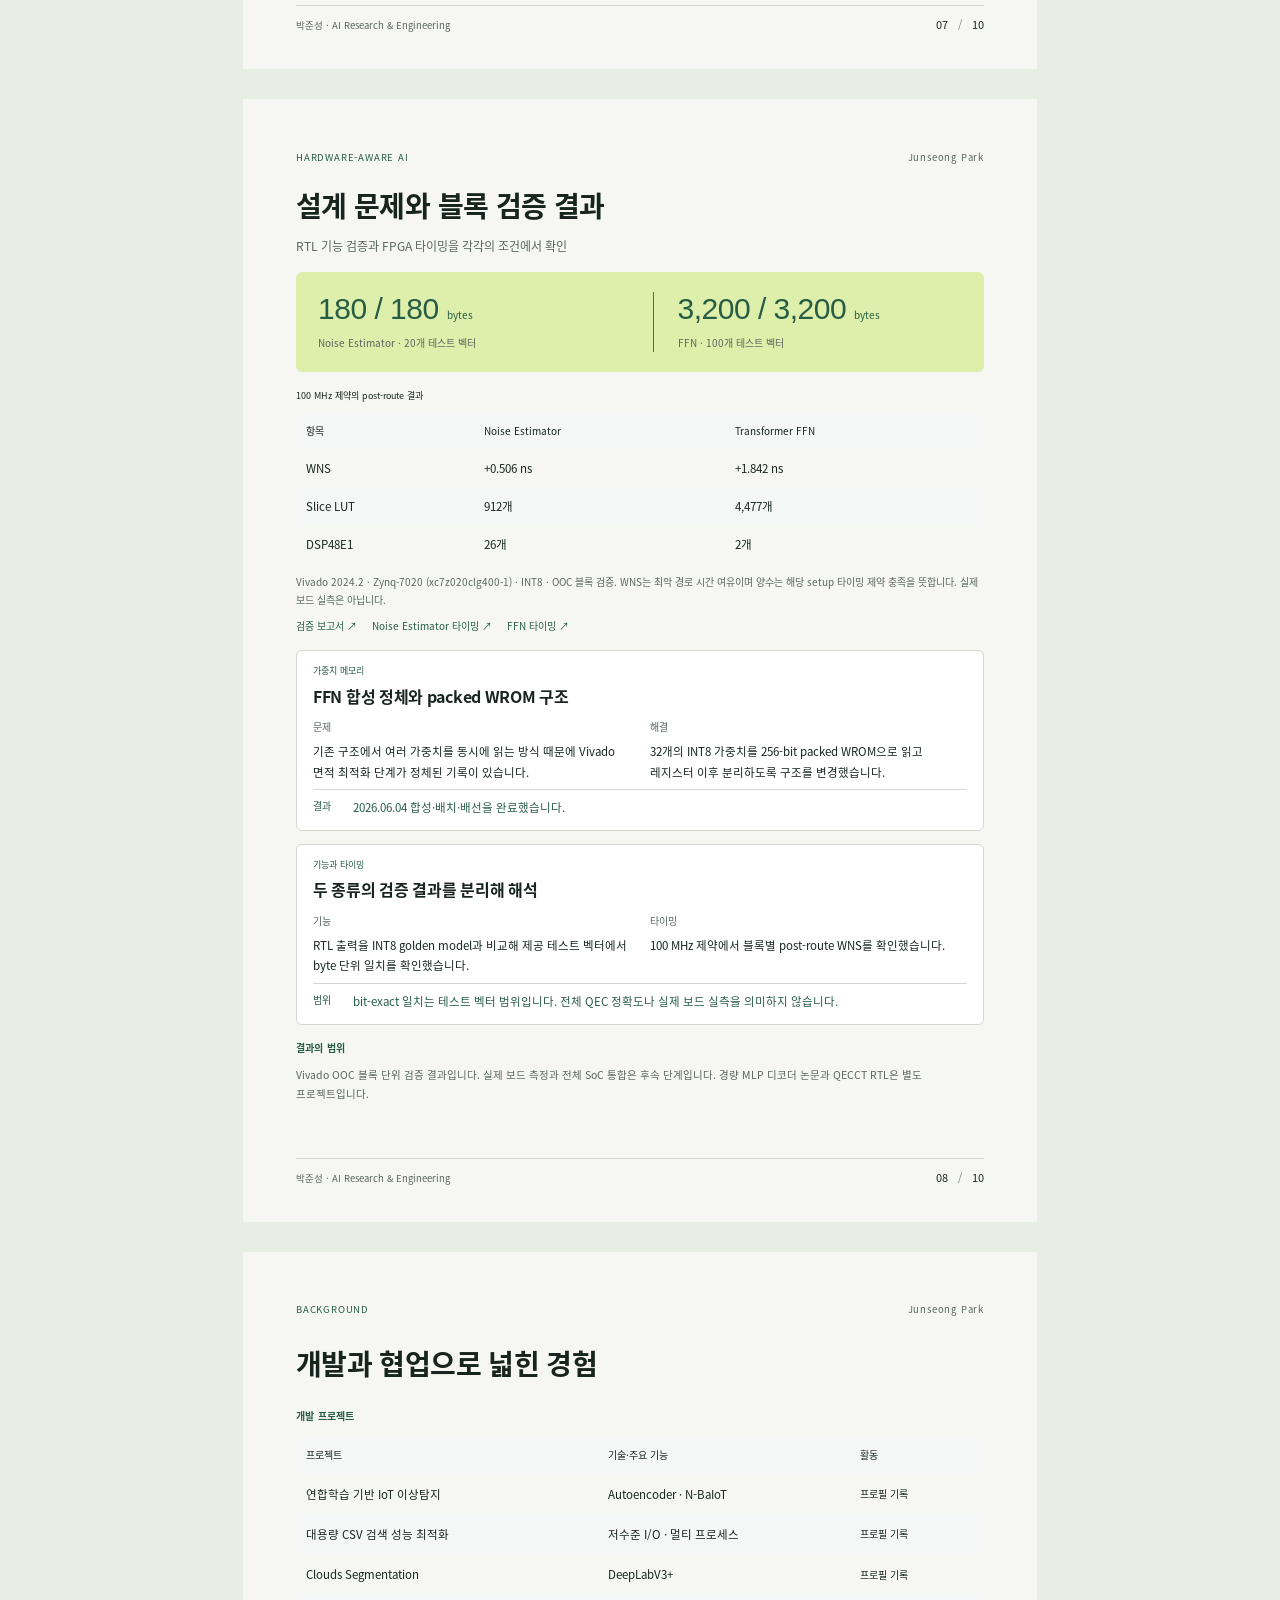
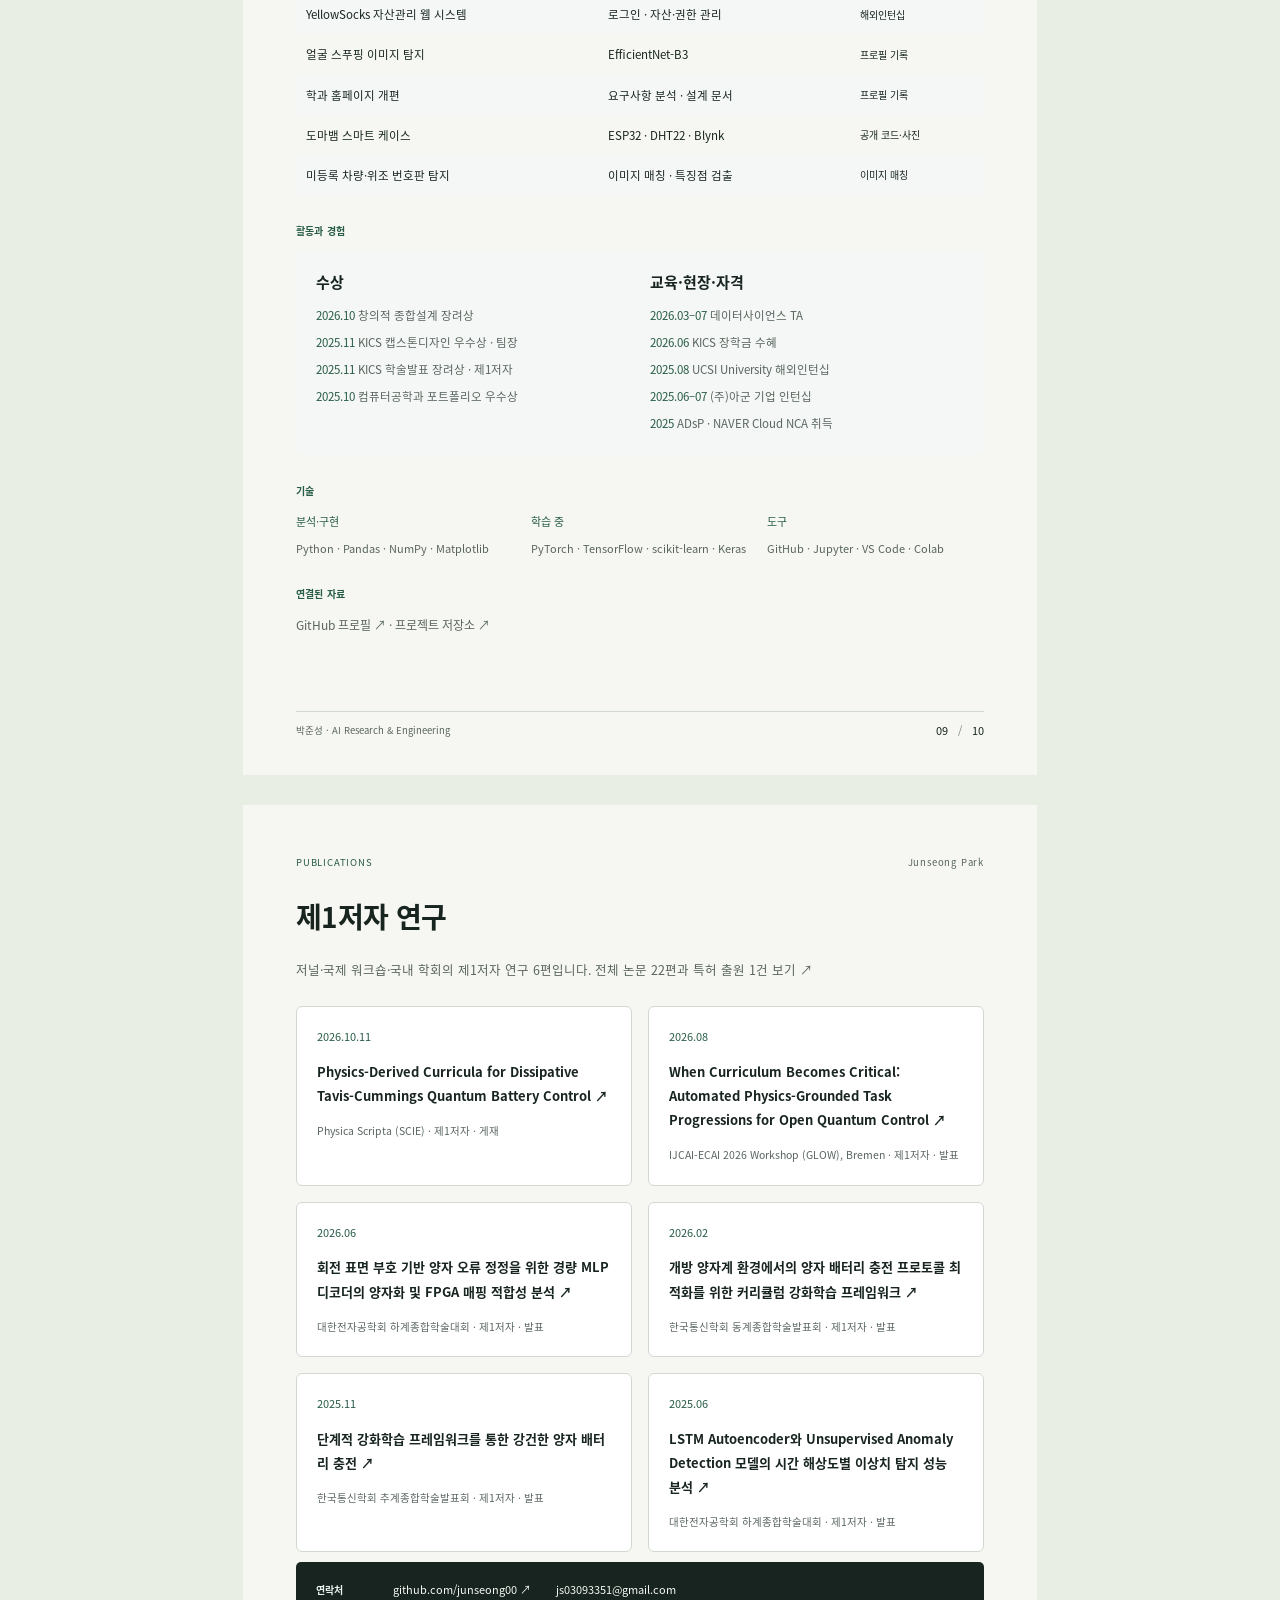
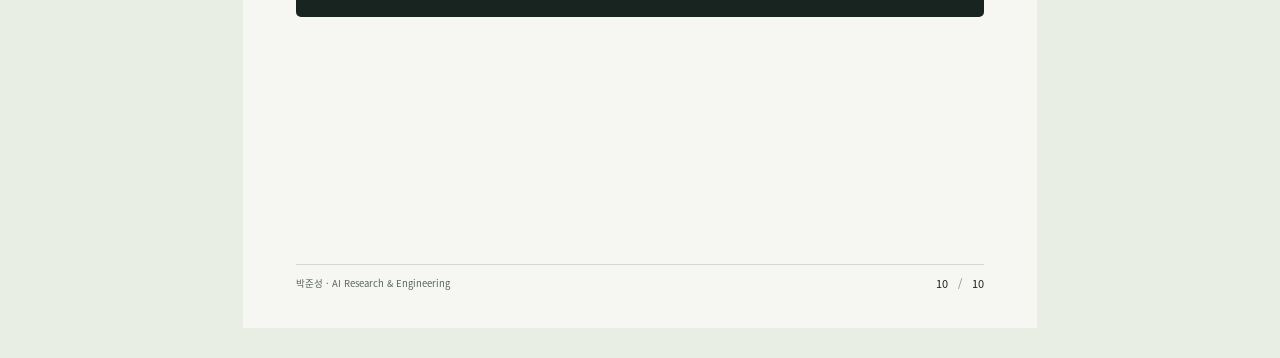
<file: summary.html>
<!doctype html><html lang="ko"><head><meta charset="utf-8"><meta name="viewport" content="width=device-width,initial-scale=1"><title>박준성 포트폴리오 v7</title><link rel="icon" href="assets/favicon.svg"><link rel="stylesheet" href="fonts.css"><link rel="stylesheet" href="report.css"><link rel="stylesheet" href="report-refinement.css"><link rel="stylesheet" href="report-studio.css"></head><body><section class="book-sheet cover-sheet minimal-cover" id="page-01"><div class="minimal-cover-content"><p class="minimal-cover-kicker">PORTFOLIO · 2026</p><h1>AI Research<br>&amp; Engineering</h1><p class="minimal-cover-name">박준성</p></div></section><section class="book-sheet contents-sheet" id="page-02"><header class="book-heading"><div class="page-overline"><span>CONTENTS</span><span>Junseong Park</span></div><h1>연구와 구현의 기록</h1></header><div class="book-body"><div class="toc-grid"><article class="toc-group"><div class="toc-summary"><p class="toc-domain">QUANTUM CONTROL</p><h2>양자 배터리 충전을 위한 커리큘럼 강화학습</h2><p>2025–2026</p></div><div class="toc-pages"><a href="#page-03"><span>개요 · 구조 · 기여</span><b>03</b></a><a href="#page-04"><span>커리큘럼 설계와 연구의 확장</span><b>04</b></a></div></article><article class="toc-group"><div class="toc-summary"><p class="toc-domain">INDUSTRIAL AI</p><h2>산업 전력 시계열의 이상탐지</h2><p>2025</p></div><div class="toc-pages"><a href="#page-05"><span>개요 · 구조 · 기여</span><b>05</b></a><a href="#page-06"><span>데이터 특성에 따른 비교 관점</span><b>06</b></a></div></article><article class="toc-group"><div class="toc-summary"><p class="toc-domain">HARDWARE-AWARE AI</p><h2>양자 오류 정정 AI의 경량화와 FPGA 검증</h2><p>2026</p></div><div class="toc-pages"><a href="#page-07"><span>개요 · 구조 · 기여</span><b>07</b></a><a href="#page-08"><span>설계 문제와 블록 검증 결과</span><b>08</b></a></div></article></div><div class="toc-more"><h2>개발과 경험, 연구 기록</h2><a href="#page-09">개발 프로젝트 · 수상 · 교육 <b>09</b></a><a href="#page-10">제1저자 연구 · 연락처 <b>10</b></a></div><div class="book-totals"><div><strong>4<span>편</span></strong><p>SCIE 게재</p></div><div><strong>6<span>건</span></strong><p>국제 학회·워크숍</p></div><div><strong>12<span>건</span></strong><p>국내 학회</p></div><div><strong>1<span>건</span></strong><p>특허 출원</p></div></div></div><footer><span>박준성 · AI Research & Engineering</span><span>02 <i>/</i> 10</span></footer></section><section class="book-sheet overview-sheet theme-quantum" id="page-03"><header class="book-heading"><div class="page-overline"><span>QUANTUM CONTROL</span><span>Junseong Park</span></div><h1>양자 배터리 충전을 위한 커리큘럼 강화학습</h1><p class="book-subtitle">양자 배터리 충전 제어에 단계적 학습을 적용하고, 물리 모델을 바탕으로 학습 과제를 구성하는 커리큘럼 강화학습으로 연구를 확장했습니다.</p></header><div class="book-body"><div class="case-metadata"><span><b>기간</b> 2025–2026</span><span><b>소속</b> Eco AI LAB</span><span><b>분야</b> QUANTUM CONTROL</span><span><b>형태</b> 연구·프로젝트</span></div><section class="document-row " data-section="overview"><h2 class="row-label">연구 질문</h2><div class="row-content"><p class="row-lead">잡음이 있는 양자계에서 충전 제어 정책을 어떻게 안정적으로 학습할 것인가?</p><p>단계적 강화학습 연구에서 출발해 개방 양자계의 충전 프로토콜과 물리 기반 커리큘럼을 다뤘습니다. 제어 문제를 학습 환경으로 구성하고 실험을 설계해 학술 발표와 논문으로 정리했습니다.</p><div class="outcome-rule"><span>주요 산출물</span><strong>Physica Scripta 제1저자 게재 · IJCAI-ECAI 2026 GLOW 제1저자 포스터 · 2025 KICS 장려상</strong></div></div></section><div class="study-grid"><section class="document-row " data-section="structure"><h2 class="row-label">연구 구조</h2><div class="row-content"><figure class="system-diagram"><div class="diagram-canvas"><div class="diagram-flow"><div class="diagram-box "><small>PROBLEM</small><strong>양자 배터리 충전</strong><p>잡음과 소산을 고려한 제어</p></div><span class="diagram-arrow" aria-hidden="true">→</span><div class="diagram-box "><small>LEARNING</small><strong>커리큘럼 강화학습</strong><p>학습 과제의 단계적 구성</p></div><span class="diagram-arrow" aria-hidden="true">→</span><div class="diagram-box accent-box"><small>CONTROL</small><strong>충전 프로토콜</strong><p>시뮬레이션 환경과 실험 설계</p></div></div><div class="diagram-foundation"><span>연구의 확장</span><p>단계적 학습 <b>→</b> 개방 양자계 <b>→</b> 물리 모델 기반 커리큘럼</p></div></div><figcaption>연구 주제의 관계를 정리한 개념도. 실제 실험 시스템의 전체 구성도를 의미하지 않습니다.</figcaption></figure></div></section><section class="document-row " data-section="contribution"><h2 class="row-label">담당 범위</h2><div class="row-content"><p class="row-lead">2025년 단계적 강화학습 연구의 담당 범위</p><ul class="contribution-list"><li><h3>문제 정의</h3><p>양자 배터리 충전 제어</p></li><li><h3>환경 구현</h3><p>시뮬레이션 환경</p></li><li><h3>실험 설계</h3><p>학습 과제와 비교 실험</p></li><li><h3>논문 작성</h3><p>제1저자 발표</p></li></ul></div></section></div></div><footer><span>박준성 · AI Research & Engineering</span><span>03 <i>/</i> 10</span></footer></section><section class="book-sheet detail-sheet theme-quantum" id="page-04"><header class="book-heading"><div class="page-overline"><span>QUANTUM CONTROL</span><span>Junseong Park</span></div><h1>커리큘럼 설계와 연구의 확장</h1><p class="book-subtitle">연구 질문, 접근, 발표와 게재 기록을 연결한 흐름</p></header><div class="book-body"><div class="approach-list"><article class="problem-row"><header><p class="problem-topic">단계적 강화학습</p><h3>잡음 환경의 충전 제어를 학습 과제로 구성</h3></header><dl class="explanation-grid"><div class="detail-value"><dt>문제</dt><dd>양자 배터리 충전 제어에서 환경의 불확실성을 고려해야 합니다.</dd></div><div class="detail-value"><dt>접근</dt><dd>난이도를 단계적으로 구성하는 커리큘럼 강화학습을 연구했습니다.</dd></div><div class="detail-value"><dt>기록</dt><dd>2025년 KICS 제1저자 발표 및 장려상으로 이어졌습니다.</dd></div></dl></article><article class="problem-row"><header><p class="problem-topic">물리 기반 커리큘럼</p><h3>개방 양자계와 물리 모델로 연구 범위를 확장</h3></header><dl class="explanation-grid"><div class="detail-value"><dt>문제</dt><dd>개방 양자계의 충전 프로토콜에 맞는 학습 과제 구성이 연구 대상입니다.</dd></div><div class="detail-value"><dt>접근</dt><dd>물리 모델에서 학습 과제의 진행을 구성하는 방법을 다뤘습니다.</dd></div><div class="detail-value"><dt>기록</dt><dd>IJCAI-ECAI 2026 GLOW 제1저자 포스터와 Physica Scripta 제1저자 논문으로 정리했습니다.</dd></div></dl></article><article class="problem-row"><header><p class="problem-topic">결과 시각화</p><h3>실험 결과 파일을 웹에서 살펴볼 수 있도록 구성</h3></header><dl class="explanation-grid"><div class="detail-value"><dt>산출물</dt><dd>caps-quantum 저장소는 CSV 기반 펄스·에너지·메트릭 결과를 웹에 표시합니다.</dd></div><div class="detail-value"><dt>범위</dt><dd>CSV가 없으면 가상 시뮬레이션으로 전환합니다. 논문 학습 코드와 구분합니다.</dd></div><div class="detail-value"><dt>연결</dt><dd>논문 기록과 시각화 코드를 별도 산출물로 연결했습니다.</dd></div></dl></article></div><section class="document-row " data-section="progress"><h2 class="row-label">연구의 흐름</h2><div class="row-content"><ol class="output-timeline"><li><time>2025.11</time><h3>단계적 강화학습 프레임워크를 통한 강건한 양자 배터리 충전</h3><p>제1저자 · 한국통신학회 장려상</p></li><li><time>2026.02</time><h3>개방 양자계 충전 프로토콜 최적화 커리큘럼 연구</h3><p>제1저자 · 한국통신학회 동계</p></li><li><time>2026.08</time><h3>When Curriculum Becomes Critical</h3><p>제1저자 · IJCAI-ECAI GLOW 워크숍 포스터</p></li><li><time>2026.10.11</time><h3>Physics-Derived Curricula</h3><p>제1저자 · Physica Scripta 게재</p></li></ol></div></section><section class="document-row " data-section="artifacts"><h2 class="row-label">연결된 자료</h2><div class="row-content"><p class="artifact-link"><a href="https://github.com/junseong00/caps-quantum" target="_blank" rel="noopener noreferrer">결과 시각화 코드 ↗</a></p></div></section></div><footer><span>박준성 · AI Research & Engineering</span><span>04 <i>/</i> 10</span></footer></section><section class="book-sheet overview-sheet theme-industry" id="page-05"><header class="book-heading"><div class="page-overline"><span>INDUSTRIAL AI</span><span>Junseong Park</span></div><h1>산업 전력 시계열의 이상탐지</h1><p class="book-subtitle">산업 전력 시계열에 통계·머신러닝·딥러닝 기법을 적용하는 연구에 참여했습니다. 시간 해상도별 성능 분석과 업종별 알고리즘 비교를 통해 데이터 특성에 따른 탐지 방법을 다뤘습니다.</p></header><div class="book-body"><div class="case-metadata"><span><b>기간</b> 2025</span><span><b>소속</b> Eco AI LAB</span><span><b>분야</b> INDUSTRIAL AI</span><span><b>형태</b> 연구·프로젝트</span></div><section class="document-row " data-section="overview"><h2 class="row-label">연구 질문</h2><div class="row-content"><p class="row-lead">업종과 시간 해상도가 달라져도 전력 데이터의 이상 패턴을 찾아낼 수 있는가?</p><p>Isolation Forest와 Autoencoder를 결합한 하이브리드 이상탐지, USAD 기반 재구성 이상탐지를 연구했습니다. LSTM Autoencoder와 비지도 탐지 모델을 시간 해상도별로 비교하는 연구를 제1저자로 발표했습니다.</p><div class="outcome-rule"><span>주요 산출물</span><strong>Energies 공저 논문 2편 · 대한전자공학회 시간 해상도별 성능 분석 제1저자 발표</strong></div></div></section><div class="study-grid"><section class="document-row " data-section="structure"><h2 class="row-label">연구 구조</h2><div class="row-content"><figure class="system-diagram"><div class="diagram-canvas"><div class="diagram-box diagram-input"><small>INPUT</small><strong>산업 전력 시계열</strong><p>업종별 전력 사용 패턴과 시간 해상도</p></div><div class="diagram-branch"><div><div class="diagram-box "><small>VIEW 01</small><strong>업종별 비교</strong><p>Isolation Forest + Autoencoder</p></div></div><div><div class="diagram-box "><small>VIEW 02</small><strong>시간 해상도별 비교</strong><p>LSTM Autoencoder / USAD</p></div></div></div><div class="diagram-foundation"><span>산출물</span><p>국내 학회 비교 분석 <b>+</b> Energies 공동 연구</p></div></div><figcaption>서로 연결된 연구 주제를 정리한 개념도. 단일 통합 모델이나 성능 측정 그래프가 아닙니다.</figcaption></figure></div></section><section class="document-row " data-section="contribution"><h2 class="row-label">담당 범위</h2><div class="row-content"><p class="row-lead">하이브리드·재구성 이상탐지 부분에 참여</p><ul class="contribution-list"><li><h3>하이브리드</h3><p>IF–Autoencoder 공저 참여</p></li><li><h3>해상도 비교</h3><p>제1저자 학회 발표</p></li><li><h3>후속 연구</h3><p>USAD 재구성 탐지 참여</p></li></ul></div></section></div></div><footer><span>박준성 · AI Research & Engineering</span><span>05 <i>/</i> 10</span></footer></section><section class="book-sheet detail-sheet theme-industry" id="page-06"><header class="book-heading"><div class="page-overline"><span>INDUSTRIAL AI</span><span>Junseong Park</span></div><h1>데이터 특성에 따른 비교 관점</h1><p class="book-subtitle">업종·시간 해상도·재구성 모델을 다룬 공동 연구</p></header><div class="book-body"><div class="approach-list"><article class="problem-row"><header><p class="problem-topic">업종별 비교</p><h3>Isolation Forest–Autoencoder 하이브리드 이상탐지</h3></header><dl class="explanation-grid"><div class="detail-value"><dt>관점</dt><dd>산업별 전력 사용 데이터의 특성을 고려해 여러 탐지 기법을 비교했습니다.</dd></div><div class="detail-value"><dt>참여</dt><dd>하이브리드 이상탐지 부분에 공저자로 참여했습니다.</dd></div><div class="detail-value"><dt>기록</dt><dd>A Comparative Study of Customized Algorithms for Anomaly Detection in Industry-Specific Power Data · Energies, 2025</dd></div></dl></article><article class="problem-row"><header><p class="problem-topic">시간 해상도</p><h3>LSTM Autoencoder와 비지도 모델의 비교</h3></header><dl class="explanation-grid"><div class="detail-value"><dt>관점</dt><dd>시간 해상도에 따른 이상탐지 성능을 분석했습니다.</dd></div><div class="detail-value"><dt>참여</dt><dd>해당 연구를 제1저자로 정리해 국내 학회에서 발표했습니다.</dd></div><div class="detail-value"><dt>기록</dt><dd>대한전자공학회 하계종합학술대회, 2025</dd></div></dl></article><article class="problem-row"><header><p class="problem-topic">재구성 기반 탐지</p><h3>USAD를 활용한 후속 공동 연구</h3></header><dl class="explanation-grid"><div class="detail-value"><dt>관점</dt><dd>산업 전력 시계열의 재구성 기반 이상탐지를 다뤘습니다.</dd></div><div class="detail-value"><dt>참여</dt><dd>FFT-Guided Multi-Window USAD 연구의 USAD 이상탐지 부분에 참여했습니다.</dd></div><div class="detail-value"><dt>기록</dt><dd>Energies, 2025 · 공저 논문</dd></div></dl></article></div><section class="document-row " data-section="progress"><h2 class="row-label">연구의 흐름</h2><div class="row-content"><ol class="output-timeline"><li><time>2025.02</time><h3>산업 전력 데이터 분석 및 최적화</h3><p>공저 · 한국통신학회 동계</p></li><li><time>2025.06</time><h3>시간 해상도별 이상치 탐지 성능 분석</h3><p>제1저자 · 대한전자공학회 하계</p></li><li><time>2025.07</time><h3>Industry-Specific Power Data</h3><p>공저 · Energies 게재</p></li><li><time>2025.12</time><h3>FFT-Guided Multi-Window USAD</h3><p>공저 · Energies 게재 기록</p></li></ol></div></section><section class="document-row " data-section="artifacts"><h2 class="row-label">연결된 자료</h2><div class="row-content"><p class="artifact-link"><a href="https://www.mdpi.com/1996-1073/18/14/3720" target="_blank" rel="noopener noreferrer">업종별 비교 논문 ↗</a></p></div></section></div><footer><span>박준성 · AI Research & Engineering</span><span>06 <i>/</i> 10</span></footer></section><section class="book-sheet overview-sheet theme-qec" id="page-07"><header class="book-heading"><div class="page-overline"><span>HARDWARE-AWARE AI</span><span>Junseong Park</span></div><h1>양자 오류 정정 AI의 경량화와 FPGA 검증</h1><p class="book-subtitle">경량 MLP 디코더의 양자화·FPGA 매핑 적합성을 분석한 연구를 제1저자로 발표했습니다. QECCT 기반 온디바이스 AI 디코더 프로젝트에서는 핵심 RTL 블록의 기능·합성 검증 결과를 공개했습니다.</p></header><div class="book-body"><div class="case-metadata"><span><b>기간</b> 2026</span><span><b>소속</b> Eco AI LAB</span><span><b>분야</b> HARDWARE-AWARE AI</span><span><b>형태</b> 연구·프로젝트</span></div><section class="document-row " data-section="overview"><h2 class="row-label">연구 질문</h2><div class="row-content"><p class="row-lead">양자 오류 정정용 AI 모델을 FPGA에서 구현 가능한 연산 블록으로 옮길 수 있는가?</p><p>QECCT 프로젝트는 Noise Estimator와 Transformer FFN을 INT8 RTL로 구현하고, golden model과 출력을 비교했습니다. 이후 Vivado의 블록 단위 합성과 배치·배선을 통해 자원 사용량과 타이밍을 확인했습니다.</p><div class="outcome-rule"><span>주요 산출물</span><strong>대한전자공학회 제1저자 발표 · Noise Estimator/FFN 블록 검증 · 2026 종합설계 장려상</strong></div></div></section><div class="study-grid"><section class="document-row " data-section="structure"><h2 class="row-label">연구 구조</h2><div class="row-content"><figure class="system-diagram"><div class="diagram-canvas"><div class="diagram-model">QECCT Student · INT8 <span>검증 대상: 핵심 연산 블록</span></div><div class="diagram-branch"><div class="diagram-box "><small>BLOCK 01</small><strong>Noise Estimator</strong><p>FC(8→24) · GELU · FC(24→9) · Sigmoid</p></div><div class="diagram-box "><small>BLOCK 02</small><strong>Transformer FFN</strong><p>Linear(32→128) · GELU · Linear(128→32)</p></div></div><div class="diagram-flow validation-flow"><div class="diagram-box "><small>FUNCTION</small><strong>xsim 출력 비교</strong><p>RTL ↔ INT8 golden model</p></div><span class="diagram-arrow" aria-hidden="true">→</span><div class="diagram-box accent-box"><small>IMPLEMENTATION</small><strong>Vivado OOC</strong><p>합성 → 배치 → 배선</p></div></div><p class="diagram-scope">후속 범위 · 전체 디코더 통합 / AXI wrapper / 실제 보드 측정</p></div><figcaption>qec-project의 공개 보고서를 바탕으로 재구성한 블록 검증 흐름. MLP 논문과 별도 프로젝트입니다.</figcaption></figure></div></section><section class="document-row " data-section="contribution"><h2 class="row-label">담당 범위</h2><div class="row-content"><p class="row-lead">MLP 논문 제1저자 · QEC 가속기 설계·검증 참여</p><ul class="contribution-list"><li><h3>연구 발표</h3><p>경량 MLP 양자화·FPGA 적합성</p></li><li><h3>프로젝트</h3><p>2026 ABC RTL SoC 설계·검증</p></li><li><h3>공개 산출물</h3><p>RTL·테스트벤치·합성 보고서</p></li></ul></div></section></div></div><footer><span>박준성 · AI Research & Engineering</span><span>07 <i>/</i> 10</span></footer></section><section class="book-sheet detail-sheet theme-qec" id="page-08"><header class="book-heading"><div class="page-overline"><span>HARDWARE-AWARE AI</span><span>Junseong Park</span></div><h1>설계 문제와 블록 검증 결과</h1><p class="book-subtitle">RTL 기능 검증과 FPGA 타이밍을 각각의 조건에서 확인</p></header><div class="book-body"><div class="validation-highlights"><div><strong>180 / 180 <span>bytes</span></strong><p>Noise Estimator · 20개 테스트 벡터</p></div><div><strong>3,200 / 3,200 <span>bytes</span></strong><p>FFN · 100개 테스트 벡터</p></div></div><div class="table-scroll" tabindex="0" role="region" aria-label="QEC 블록 타이밍 검증 결과"><table class="evidence-table"><caption>100 MHz 제약의 post-route 결과</caption><thead><tr><th>항목</th><th>Noise Estimator</th><th>Transformer FFN</th></tr></thead><tbody><tr><th>WNS</th><td>+0.506 ns</td><td>+1.842 ns</td></tr><tr><th>Slice LUT</th><td>912개</td><td>4,477개</td></tr><tr><th>DSP48E1</th><td>26개</td><td>2개</td></tr></tbody></table></div><p class="evidence-caption">Vivado 2024.2 · Zynq-7020 (xc7z020clg400-1) · INT8 · OOC 블록 검증. WNS는 최악 경로 시간 여유이며 양수는 해당 setup 타이밍 제약 충족을 뜻합니다. 실제 보드 실측은 아닙니다.</p><p class="source-links"><a href="https://github.com/junseong00/qec-project/blob/186571d0b1f43532fadc9ec1b03b73d5aff8bf2a/reports/FPGA_SYNTH_REPORT.md" target="_blank" rel="noopener noreferrer">검증 보고서 ↗</a> <a href="https://github.com/junseong00/qec-project/blob/186571d0b1f43532fadc9ec1b03b73d5aff8bf2a/reports/timing_pipe_impl.txt" target="_blank" rel="noopener noreferrer">Noise Estimator 타이밍 ↗</a> <a href="https://github.com/junseong00/qec-project/blob/186571d0b1f43532fadc9ec1b03b73d5aff8bf2a/reports/timing_ffn_pipe_impl.txt" target="_blank" rel="noopener noreferrer">FFN 타이밍 ↗</a></p><div class="approach-list"><article class="problem-row"><header><p class="problem-topic">가중치 메모리</p><h3>FFN 합성 정체와 packed WROM 구조</h3></header><dl class="explanation-grid"><div class="detail-value"><dt>문제</dt><dd>기존 구조에서 여러 가중치를 동시에 읽는 방식 때문에 Vivado 면적 최적화 단계가 정체된 기록이 있습니다.</dd></div><div class="detail-value"><dt>해결</dt><dd>32개의 INT8 가중치를 256-bit packed WROM으로 읽고 레지스터 이후 분리하도록 구조를 변경했습니다.</dd></div><div class="detail-value"><dt>결과</dt><dd>2026.06.04 합성·배치·배선을 완료했습니다.</dd></div></dl></article><article class="problem-row"><header><p class="problem-topic">기능과 타이밍</p><h3>두 종류의 검증 결과를 분리해 해석</h3></header><dl class="explanation-grid"><div class="detail-value"><dt>기능</dt><dd>RTL 출력을 INT8 golden model과 비교해 제공 테스트 벡터에서 byte 단위 일치를 확인했습니다.</dd></div><div class="detail-value"><dt>타이밍</dt><dd>100 MHz 제약에서 블록별 post-route WNS를 확인했습니다.</dd></div><div class="detail-value"><dt>범위</dt><dd>bit-exact 일치는 테스트 벡터 범위입니다. 전체 QEC 정확도나 실제 보드 실측을 의미하지 않습니다.</dd></div></dl></article></div><section class="document-row " data-section="scope"><h2 class="row-label">결과의 범위</h2><div class="row-content"><p>Vivado OOC 블록 단위 검증 결과입니다. 실제 보드 측정과 전체 SoC 통합은 후속 단계입니다. 경량 MLP 디코더 논문과 QECCT RTL은 별도 프로젝트입니다.</p></div></section></div><footer><span>박준성 · AI Research & Engineering</span><span>08 <i>/</i> 10</span></footer></section><section class="book-sheet experience-sheet" id="page-09"><header class="book-heading"><div class="page-overline"><span>BACKGROUND</span><span>Junseong Park</span></div><h1>개발과 협업으로 넓힌 경험</h1></header><div class="book-body"><section class="document-row " data-section="projects"><h2 class="row-label">개발 프로젝트</h2><div class="row-content"><table class="evidence-table"><thead><tr><th>프로젝트</th><th>기술·주요 기능</th><th>활동</th></tr></thead><tbody><tr><td>연합학습 기반 IoT 이상탐지</td><td>Autoencoder · N-BaIoT</td><td>프로필 기록</td></tr><tr><td>대용량 CSV 검색 성능 최적화</td><td>저수준 I/O · 멀티 프로세스</td><td>프로필 기록</td></tr><tr><td>Clouds Segmentation</td><td>DeepLabV3+</td><td>프로필 기록</td></tr><tr><td>YellowSocks 자산관리 웹 시스템</td><td>로그인 · 자산·권한 관리</td><td>해외인턴십</td></tr><tr><td>얼굴 스푸핑 이미지 탐지</td><td>EfficientNet-B3</td><td>프로필 기록</td></tr><tr><td>학과 홈페이지 개편</td><td>요구사항 분석 · 설계 문서</td><td>프로필 기록</td></tr><tr><td>도마뱀 스마트 케이스</td><td>ESP32 · DHT22 · Blynk</td><td>공개 코드·사진</td></tr><tr><td>미등록 차량·위조 번호판 탐지</td><td>이미지 매칭 · 특징점 검출</td><td>이미지 매칭</td></tr></tbody></table></div></section><section class="document-row " data-section="experience"><h2 class="row-label">활동과 경험</h2><div class="row-content"><div class="book-experience"><div><h3>수상</h3><p><b>2026.10</b> 창의적 종합설계 장려상</p><p><b>2025.11</b> KICS 캡스톤디자인 우수상 · 팀장</p><p><b>2025.11</b> KICS 학술발표 장려상 · 제1저자</p><p><b>2025.10</b> 컴퓨터공학과 포트폴리오 우수상</p></div><div><h3>교육·현장·자격</h3><p><b>2026.03–07</b> 데이터사이언스 TA</p><p><b>2026.06</b> KICS 장학금 수혜</p><p><b>2025.08</b> UCSI University 해외인턴십</p><p><b>2025.06–07</b> (주)아군 기업 인턴십</p><p><b>2025</b> ADsP · NAVER Cloud NCA 취득</p></div></div></div></section><section class="document-row " data-section="skills"><h2 class="row-label">기술</h2><div class="row-content"><p><b>분석·구현</b> Python · Pandas · NumPy · Matplotlib</p><p><b>학습 중</b> PyTorch · TensorFlow · scikit-learn · Keras</p><p><b>도구</b> GitHub · Jupyter · VS Code · Colab</p></div></section><section class="document-row " data-section="artifacts"><h2 class="row-label">연결된 자료</h2><div class="row-content"><p><a href="https://github.com/junseong00/junseong00/blob/main/README.md" target="_blank" rel="noopener noreferrer">GitHub 프로필 ↗</a> · <a href="https://github.com/junseong00/Project" target="_blank" rel="noopener noreferrer">프로젝트 저장소 ↗</a></p></div></section></div><footer><span>박준성 · AI Research & Engineering</span><span>09 <i>/</i> 10</span></footer></section><section class="book-sheet publications-sheet" id="page-10"><header class="book-heading"><div class="page-overline"><span>PUBLICATIONS</span><span>Junseong Park</span></div><h1>제1저자 연구</h1></header><div class="book-body"><p class="book-intro">저널·국제 워크숍·국내 학회의 제1저자 연구 6편입니다. <a href="publications.html">전체 논문 22편과 특허 출원 1건 보기 ↗</a></p><div class="book-pubs-grid"><article class="book-publication"><div class="pub-year">2026.10.11</div><div><h2><a href="https://github.com/junseong00/junseong00/blob/main/README.md" target="_blank" rel="noopener noreferrer">Physics-Derived Curricula for Dissipative Tavis-Cummings Quantum Battery Control ↗</a></h2><p>Physica Scripta (SCIE) · 제1저자 · 게재</p></div></article><article class="book-publication"><div class="pub-year">2026.08</div><div><h2><a href="https://www.dhnews.co.kr/news/view/1065575377224845" target="_blank" rel="noopener noreferrer">When Curriculum Becomes Critical: Automated Physics-Grounded Task Progressions for Open Quantum Control ↗</a></h2><p>IJCAI-ECAI 2026 Workshop (GLOW), Bremen · 제1저자 · 발표</p></div></article><article class="book-publication"><div class="pub-year">2026.06</div><div><h2><a href="https://github.com/junseong00/junseong00/blob/main/README.md" target="_blank" rel="noopener noreferrer">회전 표면 부호 기반 양자 오류 정정을 위한 경량 MLP 디코더의 양자화 및 FPGA 매핑 적합성 분석 ↗</a></h2><p>대한전자공학회 하계종합학술대회 · 제1저자 · 발표</p></div></article><article class="book-publication"><div class="pub-year">2026.02</div><div><h2><a href="https://github.com/junseong00/junseong00/blob/main/README.md" target="_blank" rel="noopener noreferrer">개방 양자계 환경에서의 양자 배터리 충전 프로토콜 최적화를 위한 커리큘럼 강화학습 프레임워크 ↗</a></h2><p>한국통신학회 동계종합학술발표회 · 제1저자 · 발표</p></div></article><article class="book-publication"><div class="pub-year">2025.11</div><div><h2><a href="https://github.com/junseong00/junseong00/blob/main/README.md" target="_blank" rel="noopener noreferrer">단계적 강화학습 프레임워크를 통한 강건한 양자 배터리 충전 ↗</a></h2><p>한국통신학회 추계종합학술발표회 · 제1저자 · 발표</p></div></article><article class="book-publication"><div class="pub-year">2025.06</div><div><h2><a href="https://github.com/junseong00/junseong00/blob/main/README.md" target="_blank" rel="noopener noreferrer">LSTM Autoencoder와 Unsupervised Anomaly Detection 모델의 시간 해상도별 이상치 탐지 성능 분석 ↗</a></h2><p>대한전자공학회 하계종합학술대회 · 제1저자 · 발표</p></div></article></div><section class="document-row " data-section="contact"><h2 class="row-label">연락처</h2><div class="row-content"><p><a href="https://github.com/junseong00" target="_blank" rel="noopener noreferrer">github.com/junseong00 ↗</a></p><p><a href="mailto:js03093351@gmail.com">js03093351@gmail.com</a></p></div></section></div><footer><span>박준성 · AI Research & Engineering</span><span>10 <i>/</i> 10</span></footer></section></body></html>
</file>
<file: fonts.css>
@font-face{font-family:'Portfolio Serif';src:url('assets/fonts/serif-regular.woff2') format('woff2');font-weight:400;font-style:normal;font-display:swap}
@font-face{font-family:'Portfolio Sans';src:url('assets/fonts/sans-regular.woff2') format('woff2');font-weight:400;font-style:normal;font-display:swap}
@font-face{font-family:'Portfolio Sans';src:url('assets/fonts/sans-bold.woff2') format('woff2');font-weight:700;font-style:normal;font-display:swap}
</file>
<file: styles.css>
:root{--paper:#fff;--white:#fff;--ink:#20282b;--muted:#5d686b;--line:#cdd3d3;--accent:#116b65;--soft:#f4f7f5;--tint:#e8f0ec;--focus:#8b5a18}*{box-sizing:border-box}html{scroll-behavior:smooth;scroll-padding-top:100px}body{margin:0;background:var(--paper);color:var(--ink);font-family:Arial,'Noto Sans CJK KR','Noto Sans KR','Malgun Gothic',sans-serif;line-height:1.8;word-break:keep-all}h1,h2,h3,h4,p,figure{margin:0}h1,h2,h3,h4{line-height:1.4}a{color:inherit;text-decoration:none}a:hover{text-decoration:underline;text-underline-offset:4px}button,input,select{font:inherit;color:inherit}button,summary{cursor:pointer}a:focus-visible,button:focus-visible,summary:focus-visible,input:focus-visible,select:focus-visible,[tabindex]:focus-visible{outline:3px solid var(--focus);outline-offset:5px}.wrap{width:min(1120px,calc(100% - 80px));margin-inline:auto}.eyebrow{font-size:10px;letter-spacing:1.4px;font-weight:700;color:var(--accent)}.note{font-size:11px;line-height:1.8;color:var(--muted)}.note a{text-decoration:underline}.section{padding-block:76px}h2{font-size:30px;letter-spacing:-1px}.site-header{position:sticky;top:0;z-index:20;height:74px;display:flex;align-items:center;justify-content:space-between;gap:25px;background:rgba(255,255,255,.98);border-bottom:1px solid var(--line);padding:0 40px}.brand{font-size:12px;letter-spacing:1.6px;font-weight:700;display:flex;align-items:center;gap:12px}.brand-square,.project-square{display:inline-block;width:9px;height:9px;background:var(--accent)}.site-header nav{display:flex;gap:28px}.site-header nav a{font-size:12px;min-height:44px;display:flex;align-items:center}.header-link{display:flex;align-items:center;gap:15px;font-size:11px;min-height:44px}.skip-link{position:fixed;top:-90px;left:20px;padding:12px;background:white;z-index:50}.skip-link:focus{top:8px}.portfolio-cover{position:relative;min-height:650px;padding-top:42px;display:flex;flex-direction:column;isolation:isolate}.portfolio-cover:before{content:'';position:absolute;z-index:-1;inset:0 -40px 0 0;background:radial-gradient(ellipse at 92% 7%,#dbeae3 0,rgba(232,241,237,.6) 20%,rgba(255,255,255,0) 53%);pointer-events:none}.cover-kicker{display:flex;justify-content:space-between;gap:20px;color:var(--accent);font-size:9px;font-weight:700;letter-spacing:1.4px}.web-cover-title{margin-top:auto;padding-top:110px;padding-bottom:45px}.web-cover-title>p{font-size:13px;color:var(--muted);margin-bottom:20px}.web-cover-title h1{font-size:clamp(48px,6.2vw,82px);letter-spacing:-3.4px;line-height:1.07;font-weight:750}.web-cover-title h1>span{color:var(--accent)}.web-cover-bottom{border-top:1px solid var(--ink);display:flex;align-items:center;gap:30px;padding-block:20px}.web-cover-bottom>div{display:flex;align-items:baseline;gap:16px}.web-cover-bottom strong{font-size:18px}.web-cover-bottom span{font-size:10px;color:var(--muted)}.web-cover-bottom>p{font-size:11px;margin-left:auto;color:var(--muted)}.web-cover-bottom>a{font-size:11px;color:var(--accent)}.contents-section{display:grid;grid-template-columns:240px 1fr;gap:60px;padding-block:70px}.contents-heading .eyebrow{margin-bottom:12px}.contents-heading h2{font-size:24px;letter-spacing:-.7px}.contents-heading>p:last-child{font-size:12px;color:var(--muted);margin-top:18px}.web-contents>a{display:grid;grid-template-columns:95px 1fr 16px;gap:20px;align-items:start;padding:22px 0;border-top:1px solid var(--line)}.web-contents>a:first-child{border-top:1px solid var(--ink)}.web-contents>a>span{font-size:9px;font-weight:700;color:var(--accent);padding-top:3px}.web-contents h3{font-size:16px;letter-spacing:-.3px}.web-contents p{font-size:10px;color:var(--muted);margin-top:8px}.web-contents b{font-weight:400;font-size:14px;color:var(--accent)}.contents-shortcuts{border-top:1px solid var(--line);display:flex;gap:28px;padding-top:18px;font-size:11px}.snapshot{display:grid;grid-template-columns:repeat(4,1fr);border-block:1px solid var(--line);padding-block:20px}.snapshot>div{padding-left:25px;border-right:1px solid var(--line)}.snapshot>div:first-child{padding-left:0}.snapshot>div:last-child{border:0}.snapshot strong{color:var(--accent);font-size:39px;font-weight:650;line-height:1.2;letter-spacing:-1.5px}.snapshot strong span{font-size:11px;margin-left:5px;letter-spacing:0;font-weight:400}.snapshot h3{font-size:12px;margin-top:7px}.snapshot p{font-size:10px;color:var(--muted);margin-top:3px}.snapshot-note{padding-top:13px}.section-heading{display:flex;justify-content:space-between;align-items:flex-end;gap:30px;margin-bottom:30px}.section-heading .eyebrow{margin-bottom:12px}.section-heading>p{font-size:12px;color:var(--muted)}.arrow-link{font-size:11px;color:var(--accent);font-weight:600}.case-card{padding:34px 0 38px;border-top:1px solid var(--ink);margin-top:28px}.case-card-heading>.project-square{margin-bottom:8px}.case-card-heading .eyebrow{margin-bottom:11px}.case-card-heading h3{font-size:27px;letter-spacing:-.9px}.case-card-heading>p:not(.eyebrow){font-size:13px;color:var(--muted);margin-top:14px;max-width:950px}.case-metadata{display:flex;gap:18px 32px;flex-wrap:wrap;font-size:10px;margin-top:20px;padding-bottom:14px;border-bottom:1px solid var(--ink);color:var(--muted)}.case-metadata b{font-weight:600;color:var(--ink);margin-right:5px}.case-facts{margin:0}.case-facts>div{display:grid;grid-template-columns:115px 1fr;gap:25px;padding:16px 0;border-bottom:1px solid var(--line);font-size:12px}.case-facts dt{font-weight:600;font-size:11px}.case-facts dd{margin:0;color:var(--muted)}.case-facts>div:last-child dd{color:var(--accent);font-weight:600}.case-open{display:inline-block;margin-top:18px;margin-left:140px}.publication-preview{background:var(--soft)}.selected-publication,.related-publication{display:grid;grid-template-columns:1fr 28px;gap:20px;border-top:1px solid var(--line);padding:21px 0}.selected-publication h3{font-size:16px;line-height:1.65;letter-spacing:0;word-break:normal}.selected-publication .eyebrow{font-size:9px;letter-spacing:.7px;margin-bottom:7px}.selected-publication p:last-child{font-size:11px;color:var(--muted);margin-top:5px}.pub-arrow{display:grid;place-items:center;align-self:center;min-height:44px;color:var(--accent)}.selected-pubs{margin-bottom:15px}.filter-group{display:flex;flex-wrap:wrap;align-items:center;gap:6px}.filter-group button{border:1px solid var(--line);background:white;padding:10px 17px;font-size:11px;min-height:44px}.filter-group button[aria-pressed=true]{color:white;background:var(--accent);border-color:var(--accent)}.project-result{margin-left:auto}.project-filters{margin-bottom:20px}.project-grid{display:grid;grid-template-columns:1fr 1fr;gap:0 45px}.project-card{border-top:1px solid var(--line);padding:25px 0;display:flex;flex-direction:column;align-items:flex-start;min-width:0}.project-card .eyebrow{font-size:9px;letter-spacing:.4px;margin-bottom:7px}.project-card h3{font-size:18px;letter-spacing:-.3px}.project-card>p:not(.eyebrow){font-size:12px;color:var(--muted);margin-top:12px}.project-link{font-size:11px;color:var(--accent);padding-top:18px;margin-top:auto}.project-role{font-size:11px!important}.project-image{font-size:11px;width:100%;margin-top:10px}.project-image img{max-width:100%;height:auto}.project-image figcaption{font-size:10px;color:var(--muted)}details summary{min-height:44px;padding:9px 0;line-height:1.8}details p{font-size:12px;color:var(--muted);margin-top:9px}.experience-section{border-block:1px solid var(--line);background:#fafbfa}.experience-layout{display:grid;grid-template-columns:1.2fr 1fr;gap:60px}.column-title{font-size:16px;padding-bottom:15px;border-bottom:1px solid var(--ink)}.award-list article{display:grid;grid-template-columns:65px 1fr;gap:18px;padding:21px 0;border-bottom:1px solid var(--line)}time{font-size:10px;color:var(--muted)}.award-type{font-size:10px;font-weight:600;color:var(--accent);display:inline-block;margin-bottom:7px}.award-list h4,.experience-list h4{font-size:14px}.award-list p,.experience-list p{font-size:11px;color:var(--muted);margin-top:5px}.experience-list article{padding:17px 0;border-bottom:1px solid var(--line)}.experience-list h4{margin-top:5px}.certificate-box{border-top:2px solid var(--accent);padding:18px 0;margin-top:20px}.certificate-box h4{font-size:12px;margin-bottom:8px}.certificate-box p{font-size:11px;display:flex;justify-content:space-between;padding-block:3px}.certificate-box strong{font-weight:400}.certificate-box span{color:var(--muted)}.timeline-disclosure{border-block:1px solid var(--line);padding-block:12px;margin-top:35px;margin-bottom:16px}.timeline-disclosure>summary{font-size:13px;font-weight:600}.timeline-disclosure>summary span{font-size:10px;font-weight:400;color:var(--muted);margin-left:20px}.timeline-disclosure>.note{margin-bottom:20px}.timeline-item{display:grid;grid-template-columns:145px 1fr;gap:20px;padding:15px 0;border-top:1px solid var(--line)}.timeline-item h3{font-size:13px}.timeline-item p{font-size:11px;margin-top:4px}.badge{display:inline-block;font-size:9px;line-height:1.8;border:1px solid #b9c9c3;padding:0 6px}.first-badge{color:var(--accent);background:var(--tint)}.about-section{display:grid;grid-template-columns:1.1fr 1fr;gap:80px}.about-section .eyebrow{margin-bottom:14px}.about-intro{font-size:14px;color:var(--muted);margin-top:22px}.skills-list>div{border-top:1px solid var(--line);padding:17px 0}.skills-list h3{font-size:13px;margin-bottom:6px}.skills-list p{font-size:12px}.skills-list small{font-size:10px;color:var(--muted)}.contact-section{background:var(--ink);color:white;padding-block:60px}.contact-layout{display:grid;grid-template-columns:1.3fr 1fr;gap:70px}.contact-layout h2{font-size:29px;margin-top:20px}.contact-layout .eyebrow{color:#a6cfbd}.contact-layout p:last-child{font-size:12px;margin-top:20px;color:#c7d1cd}.contact-links a{display:flex;align-items:center;justify-content:space-between;border-bottom:1px solid #687772;padding:15px 0;font-size:12px;min-height:48px}.footer{display:flex;align-items:center;justify-content:space-between;gap:25px;padding-block:26px}.footer-brand{font-size:10px;letter-spacing:1px;font-weight:700}.footer p{font-size:9px;color:var(--muted)}.footer-links{margin-left:auto;display:flex;gap:20px;font-size:10px}.breadcrumb{display:inline-block;margin-block:32px 25px;font-size:11px;min-height:30px;color:var(--muted)}.document-heading{padding-top:15px}.document-heading>.project-square{margin-bottom:12px}.document-heading .eyebrow{margin-bottom:14px}.document-heading h1{font-size:36px;letter-spacing:-1.4px;line-height:1.45}.document-heading>p:not(.eyebrow){font-size:14px;color:var(--muted);margin-top:18px;max-width:960px}.document-heading .case-metadata{margin-top:24px}.document-row{display:grid;grid-template-columns:110px 1fr;gap:30px;padding:25px 0;border-bottom:1px solid var(--line)}.row-label{font-size:12px;font-weight:700;letter-spacing:0;line-height:1.8}.row-content{min-width:0}.row-content>p{font-size:13px;color:var(--muted)}.row-content>p+p{margin-top:10px}.row-content>.row-lead{font-size:15px;color:var(--ink);font-weight:600;margin-bottom:12px}.outcome-rule{border-top:1px solid var(--line);display:grid;grid-template-columns:90px 1fr;gap:25px;padding-top:16px;margin-top:20px;font-size:12px}.outcome-rule>span{color:var(--muted);font-size:11px}.outcome-rule strong{color:var(--accent);font-weight:600}.system-diagram{margin:0}.diagram-canvas{border:1px solid var(--line);padding:32px 28px;background:#fcfdfc}.diagram-flow{display:flex;align-items:center;gap:16px}.diagram-box{padding:22px 18px;border:1px solid #bfcfca;background:white;flex:1;min-width:0;text-align:center;display:flex;flex-direction:column;justify-content:center}.diagram-box small{font-size:9px;letter-spacing:.7px;color:var(--accent);font-weight:700}.diagram-box strong{font-size:16px;margin-top:9px}.diagram-box p{font-size:11px;color:var(--muted);margin-top:9px;line-height:1.8}.accent-box{border-color:var(--accent);background:var(--tint)}.diagram-arrow{color:var(--accent);font-size:21px}.diagram-foundation{margin-top:25px;border-top:1px solid var(--line);padding:18px 0 0;display:flex;justify-content:center;gap:20px;align-items:center}.diagram-foundation>span{font-size:10px;color:var(--muted)}.diagram-foundation p{font-size:12px}.diagram-foundation b{font-weight:400;color:var(--accent);padding:0 9px}.system-diagram figcaption{font-size:10px;color:var(--muted);margin-top:10px}.diagram-input{max-width:420px;margin:auto}.diagram-branch{display:grid;grid-template-columns:1fr 1fr;gap:24px;padding-top:25px}.diagram-branch .diagram-box{height:100%}.diagram-model{background:var(--soft);border:1px solid var(--line);padding:12px;text-align:center;font-size:14px;font-weight:600}.diagram-model span{display:block;font-size:10px;font-weight:400;color:var(--muted);margin-top:4px}.validation-flow{margin-top:25px}.diagram-scope{font-size:10px;color:var(--muted);border:1px dashed #aebeb6;margin-top:23px;padding:10px;text-align:center}.step-strip{list-style:none;padding:0;display:grid;grid-template-columns:repeat(4,1fr);gap:18px;margin:18px 0 12px}.step-strip li{border-top:2px solid var(--accent);padding-top:10px}.step-strip span{font-size:10px;color:var(--accent)}.step-strip h3{font-size:14px;margin-top:4px}.step-strip p{font-size:11px;color:var(--muted);margin-top:7px}.case-detail-section{padding-top:65px}.case-detail-section>header{border-bottom:1px solid var(--ink);padding-bottom:20px}.case-detail-section>header h2{font-size:28px;margin-top:13px}.problem-row{display:grid;grid-template-columns:110px 1fr;gap:30px;padding:30px 0;border-bottom:1px solid var(--line)}.problem-label>span{font-size:10px;font-weight:700;color:var(--accent)}.problem-label h3{font-size:12px;margin-top:6px}.problem-content>h3{font-size:18px;letter-spacing:-.3px;margin-bottom:12px}.problem-content dl{margin:0}.detail-value{display:grid;grid-template-columns:45px 1fr;gap:20px;padding:9px 0;border-bottom:1px solid #e9eded;font-size:12px}.detail-value dt{font-size:11px;color:var(--muted)}.detail-value dd{margin:0;color:var(--muted)}.detail-value:last-child{border-bottom:0}.detail-value:last-child dt,.detail-value:last-child dd{color:var(--accent);font-weight:600}.validation-highlights{display:grid;grid-template-columns:1fr 1fr;margin-bottom:25px;border-bottom:1px solid var(--line);padding-bottom:20px}.validation-highlights>div{padding-right:20px}.validation-highlights>div+div{padding-left:25px;border-left:1px solid var(--line)}.validation-highlights strong{font-size:30px;letter-spacing:-1px;line-height:1.2;color:var(--accent)}.validation-highlights strong span{font-size:12px;letter-spacing:0}.validation-highlights p{font-size:10px;color:var(--muted);margin-top:9px}.table-scroll{overflow-x:auto;max-width:100%}.evidence-table{width:100%;border-collapse:collapse;font-size:12px;text-align:left}.evidence-table caption{text-align:left;font-size:11px;margin-bottom:12px;font-weight:600}.evidence-table th,.evidence-table td{border-bottom:1px solid var(--line);padding:12px 14px}.evidence-table thead th{border-bottom:1px solid var(--ink);font-size:11px}.evidence-table tbody td{font-variant-numeric:tabular-nums}.evidence-caption{font-size:10px;color:var(--muted);margin-top:13px}.source-links{display:flex;gap:22px;flex-wrap:wrap;font-size:10px;color:var(--accent);margin-top:12px}.output-timeline{list-style:none;display:grid;grid-template-columns:repeat(4,1fr);padding:0;gap:18px;margin:0}.output-timeline li{border-top:2px solid var(--line);padding-top:10px}.output-timeline li:last-child{border-color:var(--accent)}.output-timeline time{font-size:10px}.output-timeline h3{font-size:13px;margin-top:6px}.output-timeline p{font-size:11px;color:var(--muted);margin-top:8px}.artifact-link{font-size:12px;color:var(--accent)!important}.case-related{margin-top:65px}.case-related>h2{font-size:24px;margin-block:14px 25px}.related-publication .eyebrow{font-size:9px;letter-spacing:.6px}.related-publication h3{font-size:14px;line-height:1.7;word-break:normal;margin-top:5px}.related-publication p:last-child{font-size:10px;color:var(--muted);margin-top:6px}.next-case{display:flex;justify-content:space-between;align-items:center;gap:25px;border-block:1px solid var(--line);padding:25px 0;margin-block:40px 60px}.next-case span{font-size:11px}.next-case strong{font-size:17px}.page-heading{padding-block:15px 30px;border-bottom:1px solid var(--ink);margin-bottom:30px}.page-heading h1{font-size:38px;letter-spacing:-1.2px;margin-block:14px}.page-heading>p:not(.eyebrow):not(.note){font-size:15px;color:var(--muted)}.page-heading .note{margin-top:15px}.archive-downloads{display:flex;gap:26px;font-size:11px;color:var(--accent);margin-top:20px}.archive-search{display:grid;grid-template-columns:2fr 1fr 1.4fr;gap:22px;margin-top:25px}.archive-search label{font-size:11px;color:var(--muted);display:flex;flex-direction:column;gap:6px}.archive-search input,.archive-search select{width:100%;min-width:0;min-height:44px;border:1px solid #a8b8b1;background:white;padding:10px 12px;font-size:13px;border-radius:0}.archive-status{display:flex;align-items:center;gap:22px;font-size:12px;padding-block:18px}.archive-status label{display:flex;align-items:center;gap:8px;min-height:44px}.archive-status input{accent-color:var(--accent);width:16px;height:16px}.archive-status button{border:0;background:transparent;text-decoration:underline;font-size:11px;min-height:44px}.archive-status #result-count{margin-left:auto;font-size:11px}.publication{display:grid;grid-template-columns:35px 1fr;gap:20px;padding:23px 0;border-top:1px solid var(--line);scroll-margin-top:105px}.publication:target{background:var(--soft);box-shadow:0 0 0 10px var(--soft)}.pub-index{font-size:11px;color:var(--muted)}.pub-meta{display:flex;align-items:center;flex-wrap:wrap;gap:12px;font-size:10px;color:var(--muted);margin-bottom:9px}.publication h2{font-size:17px;line-height:1.65;letter-spacing:0;word-break:normal;overflow-wrap:anywhere}.authors,.venue,.track-label{font-size:11px;color:var(--muted);margin-top:7px;word-break:normal}.authors strong{color:var(--ink)}.track-label{font-size:10px}.pub-actions{display:flex;gap:25px;font-size:11px;margin-top:12px;color:var(--accent)}.pub-actions a{min-height:32px;display:inline-flex;align-items:center}.publication details{font-size:11px;color:var(--muted)}.publication details summary{min-height:32px;padding-block:5px}.publication details p{font-size:11px}.archive-page{padding-bottom:50px}.sources-page{max-width:950px;padding-bottom:50px}.sources-page section{padding:25px 0;border-bottom:1px solid var(--line)}.sources-page section h2{font-size:24px;margin-bottom:20px}.sources-page section p{font-size:13px;color:var(--muted);margin-block:14px}.sources-page ul{font-size:12px;line-height:2.5}.sources-page .table-scroll{margin-block:22px}#no-results{padding-block:45px}#no-results h2{font-size:22px}#no-results p{font-size:13px;color:var(--muted);margin-top:10px}[hidden]{display:none!important}
@media(max-width:1000px){.wrap{width:calc(100% - 56px)}.site-header{padding-inline:28px}.portfolio-cover:before{right:-28px}.contents-section{grid-template-columns:200px 1fr;gap:35px}.web-contents>a{grid-template-columns:85px 1fr 12px;gap:15px}.web-contents h3{font-size:15px}.web-cover-bottom{gap:20px}.web-cover-bottom>p{font-size:10px}.case-card-heading h3{font-size:25px}.diagram-canvas{padding:25px 20px}.diagram-flow{gap:10px}.diagram-box{padding:18px 12px}.diagram-box strong{font-size:14px}.diagram-box p{font-size:10px}.experience-layout,.about-section{gap:40px}.document-heading h1{font-size:32px}.step-strip{gap:12px}.step-strip h3{font-size:12px}.output-timeline h3{font-size:12px}.validation-highlights strong{font-size:25px}}
@media(max-width:760px){.site-header nav{gap:20px}.brand{font-size:10px;letter-spacing:1px}.portfolio-cover{min-height:610px}.web-cover-title{padding-top:100px}.web-cover-bottom{flex-wrap:wrap;gap:12px 25px}.web-cover-bottom>p{order:3;width:100%;margin:0}.web-cover-bottom>a{margin-left:auto}.contents-section{grid-template-columns:1fr;gap:20px}.contents-heading>p:last-child{display:none}.snapshot strong{font-size:32px}.snapshot>div{padding-left:15px}.snapshot h3{font-size:11px}.snapshot p{font-size:9px}.section-heading h2{font-size:27px}.document-row,.problem-row{grid-template-columns:85px 1fr;gap:20px}.row-label{font-size:11px}.diagram-flow{gap:8px}.diagram-box strong{font-size:12px}.diagram-box p{font-size:9px}.diagram-box{padding:16px 9px}.diagram-foundation{display:block;text-align:center}.diagram-foundation p{font-size:11px;margin-top:6px}.step-strip{grid-template-columns:repeat(2,1fr);row-gap:20px}.output-timeline{grid-template-columns:repeat(2,1fr);row-gap:20px}.validation-highlights strong{font-size:21px}.validation-highlights strong span{font-size:10px}.footer{flex-wrap:wrap}.footer-links{margin-left:0}}
@media(max-width:600px){html{scroll-padding-top:115px}.wrap{width:calc(100% - 36px)}.site-header{height:auto;padding:10px 18px 2px;display:grid;grid-template-columns:1fr auto;row-gap:3px}.site-header nav{grid-column:1/-1;grid-row:2;justify-content:space-between}.site-header nav a{font-size:11px;min-height:40px}.header-link{min-height:30px;font-size:10px}.portfolio-cover{min-height:590px;padding-top:30px}.portfolio-cover:before{right:-18px}.cover-kicker{font-size:8px;letter-spacing:.8px}.cover-kicker>span:last-child{display:none}.web-cover-title{padding-top:115px;padding-bottom:35px}.web-cover-title>p{font-size:11px;max-width:240px;line-height:1.8;margin-bottom:20px}.web-cover-title h1{font-size:clamp(40px,10.5vw,59px);letter-spacing:-2px}.web-cover-bottom strong{font-size:17px}.web-cover-bottom span{font-size:9px}.web-cover-bottom>a{font-size:10px}.web-cover-bottom>p{font-size:10px}.contents-section{padding-block:45px}.contents-heading h2{font-size:25px}.web-contents>a{grid-template-columns:1fr 16px;gap:8px}.web-contents>a>span{grid-column:1/-1;font-size:9px}.web-contents h3{font-size:16px}.web-contents p{font-size:10px}.contents-shortcuts{gap:18px;flex-wrap:wrap;font-size:10px}.snapshot{grid-template-columns:1fr 1fr;gap:23px 0;padding-block:22px}.snapshot>div:nth-child(2){border:0}.snapshot>div:nth-child(3){padding-left:0}.snapshot>div:nth-child(even){padding-left:20px}.snapshot h3{font-size:12px}.snapshot p{font-size:10px}.snapshot-note{font-size:10px}.section{padding-block:50px}.section-heading{display:block;margin-bottom:25px}.section-heading .eyebrow{font-size:9px}.section-heading h2{font-size:27px}.section-heading>p{margin-top:15px;font-size:12px}.section-heading>.arrow-link{display:inline-block;margin-top:16px}.case-card{padding-block:25px 30px}.case-card-heading h3{font-size:23px;letter-spacing:-.7px}.case-card-heading>p:not(.eyebrow){font-size:12px}.case-metadata{gap:7px 15px;font-size:9px;margin-top:16px}.case-facts>div{grid-template-columns:1fr;gap:6px;padding-block:13px}.case-facts dt{font-size:10px}.case-facts dd{font-size:12px}.case-open{margin-left:0;font-size:11px}.selected-publication{grid-template-columns:1fr 22px;gap:10px}.selected-publication h3{font-size:14px}.selected-publication p:last-child{font-size:10px}.selected-publication .eyebrow{font-size:8px}.filter-group button{font-size:10px;padding:8px 12px;min-height:42px}.project-result{width:100%;margin:5px 0 0}.project-grid{grid-template-columns:1fr}.project-card h3{font-size:17px}.project-card>p:not(.eyebrow){font-size:12px}.project-link{font-size:11px}.experience-layout,.about-section{grid-template-columns:1fr;gap:32px}.award-list article{grid-template-columns:55px 1fr;gap:12px}.award-list h4{font-size:13px}.timeline-item{grid-template-columns:1fr;gap:5px}.about-intro{font-size:13px}.contact-section{padding-block:42px}.contact-layout{grid-template-columns:1fr;gap:22px}.contact-layout h2{font-size:25px}.footer{display:block}.footer-brand{display:inline-block;margin-bottom:14px}.footer p{font-size:9px}.footer-links{justify-content:space-between;margin-top:17px}.breadcrumb{margin-block:25px 15px;font-size:10px}.document-heading{padding-top:10px}.document-heading h1{font-size:28px;letter-spacing:-1px}.document-heading>p:not(.eyebrow){font-size:13px;margin-top:15px}.document-heading .eyebrow{font-size:9px}.document-row,.problem-row{grid-template-columns:1fr;gap:12px;padding-block:22px}.row-label{font-size:11px}.row-content>p{font-size:12px}.row-content>.row-lead{font-size:14px}.outcome-rule{grid-template-columns:1fr;gap:7px;margin-top:15px;padding-top:12px}.outcome-rule strong{font-size:12px}.diagram-canvas{padding:20px 15px}.diagram-flow{flex-direction:column;gap:10px}.diagram-box{padding:16px;width:100%}.diagram-box small{font-size:9px}.diagram-box strong{font-size:15px}.diagram-box p{font-size:11px}.diagram-arrow{transform:rotate(90deg);font-size:18px;line-height:1}.diagram-foundation p{font-size:11px}.diagram-foundation b{padding-inline:3px}.diagram-branch{grid-template-columns:1fr;gap:12px;padding-top:15px}.diagram-model{font-size:12px}.diagram-model span{font-size:10px}.validation-flow{margin-top:15px}.diagram-scope{font-size:9px;line-height:1.8}.system-diagram figcaption{font-size:9px}.step-strip{gap:15px}.step-strip h3{font-size:13px}.step-strip p{font-size:10px}.case-detail-section{padding-top:40px}.case-detail-section>header h2{font-size:25px}.problem-label{display:flex;gap:12px;align-items:baseline}.problem-label h3{margin-top:0}.problem-content>h3{font-size:17px}.detail-value{grid-template-columns:32px 1fr;gap:12px;font-size:12px}.detail-value dt{font-size:10px}.validation-highlights strong{font-size:23px;letter-spacing:-.8px}.validation-highlights strong span{display:block;margin-top:4px}.validation-highlights>div+div{padding-left:18px}.validation-highlights p{font-size:9px}.evidence-table{font-size:11px}.evidence-table th,.evidence-table td{padding:10px 7px;word-break:normal}.evidence-table thead th{font-size:10px}.evidence-caption{font-size:9px}.source-links{gap:13px;font-size:10px}.output-timeline{gap:18px}.output-timeline h3{font-size:12px}.output-timeline p{font-size:10px}.case-related{margin-top:35px}.case-related>h2{font-size:22px}.related-publication{grid-template-columns:1fr 20px;gap:10px}.related-publication h3{font-size:13px}.next-case{flex-wrap:wrap;gap:12px;margin-bottom:35px}.next-case strong{font-size:15px;flex-basis:85%}.page-heading h1{font-size:31px}.page-heading>p:not(.eyebrow):not(.note){font-size:13px}.archive-downloads{gap:18px;flex-wrap:wrap;font-size:10px}.archive-search{grid-template-columns:1fr 1fr;gap:14px}.archive-search>label:first-child{grid-column:1/-1}.archive-search select{font-size:11px;padding:9px}.archive-status{font-size:11px;gap:12px}.archive-status button{font-size:10px}.archive-status #result-count{font-size:10px}.publication{grid-template-columns:20px 1fr;gap:10px;scroll-margin-top:125px}.publication h2{font-size:14px}.pub-meta{font-size:9px;gap:8px}.authors,.venue{font-size:10px}.pub-actions{font-size:10px;gap:18px}.publication:target{box-shadow:0 0 0 6px var(--soft)}.sources-page section h2{font-size:22px}.sources-page section p{font-size:12px}.sources-page ul{padding-left:18px;overflow-wrap:anywhere}.sources-page .evidence-table{font-size:10px}}
@media(prefers-reduced-motion:reduce){html{scroll-behavior:auto}}
@media print{@page{size:A4;margin:15mm}body{background:white;color:#111}.site-header,.footer,.skip-link,.breadcrumb,.publication-controls,.archive-downloads,.pub-actions,.publication details{display:none!important}.wrap{width:100%}.page-heading{padding:0 0 15px;margin-bottom:15px}.page-heading h1{font-size:26px;margin-block:10px}.page-heading>p:not(.eyebrow):not(.note){font-size:12px}.publication{break-inside:avoid;padding:14px 0;grid-template-columns:24px 1fr;gap:12px}.publication[hidden]{display:grid!important}.publication:target{background:none;box-shadow:none}.publication h2{font-size:12px}.authors,.venue,.track-label,.pub-meta{font-size:9px}.note{font-size:9px}.section-heading{break-after:avoid}.case-card,.problem-row,.document-row,.selected-publication{break-inside:avoid}.document-heading h1{font-size:28px}.document-row{grid-template-columns:80px 1fr;gap:20px}.diagram-box strong{font-size:12px}.diagram-box p{font-size:9px}.section{padding-block:25px}}
</file>
<file: identity.css>
/* v4 identity: personal typography, open compositions, thematic line drawings. */
:root{--paper:#ffffff;--white:#ffffff;--ink:#20282b;--muted:#5d686b;--line:#cdd9d3;--accent:#116b65;--soft:#f4f7f5;--tint:#e8f0ec;--focus:#116b65;--serif:'Portfolio Serif','Noto Serif CJK KR',serif;--sans:'Portfolio Sans','Noto Sans CJK KR',sans-serif}
body{font-family:var(--sans);line-height:1.9;background:var(--paper)}
h1,h2{font-family:var(--serif);font-weight:400;letter-spacing:-.8px;line-height:1.5}
h3,h4{letter-spacing:-.3px}a{transition:color .16s ease}a:hover{color:var(--accent)}
.wrap{width:min(1180px,calc(100% - 96px))}.eyebrow{font-family:var(--sans);font-size:11px;letter-spacing:1.3px;font-weight:400;color:var(--muted)}
.site-header{height:86px;padding-inline:48px;border:0;background:var(--paper)}
.brand{font-family:var(--serif);font-size:25px;letter-spacing:-1.1px;font-weight:400;display:block}.brand-period{color:var(--accent)}
.site-header nav{gap:32px}.site-header nav a{font-size:13px}.header-link{font-size:12px;border-bottom:1px solid var(--ink);height:34px;min-height:34px}
.portfolio-cover{min-height:0;padding:25px 0 55px;display:block}.portfolio-cover:before{display:none}.cover-kicker{font-family:var(--sans);font-size:10px;font-weight:400;color:var(--muted);letter-spacing:1.5px}
.cover-layout{display:grid;grid-template-columns:1.1fr 1fr;align-items:center;gap:50px;padding-top:65px}
.web-cover-title{margin:0;padding:0}.web-cover-title .name-en{font-family:var(--serif);font-size:24px;color:var(--ink);margin:0 0 8px}
.web-cover-title h1{font-family:var(--serif);font-weight:400;font-size:clamp(80px,8.5vw,122px);letter-spacing:-7px;line-height:1.5}
.web-cover-title .cover-statement{font-size:20px;color:var(--ink);margin:26px 0 16px;line-height:1.9}
.web-cover-title .cover-affiliation{font-size:12px;color:var(--muted);margin:0 0 30px}
.cover-download{display:inline-flex;align-items:center;gap:40px;padding:12px 22px;background:var(--ink);color:#ffffff;border-radius:30px;font-size:12px;min-height:48px}.cover-download:hover{color:#fff;background:var(--accent);text-decoration:none}
.cover-art{position:relative;aspect-ratio:1;display:grid;place-items:center}.cover-art img{width:100%;height:auto}.cover-art>span{position:absolute;right:-3px;bottom:18px;font:18px/1.55 var(--serif);color:var(--muted)}
.contents-section{display:block;padding:70px 0 36px}.contents-heading{display:flex;align-items:baseline;gap:24px;flex-wrap:wrap}.contents-heading .eyebrow{margin:0}.contents-heading h2{font-size:30px}.contents-heading>p:last-child{margin-left:auto;font-size:12px;margin-top:0}
.web-contents{display:grid;grid-template-columns:repeat(3,minmax(0,1fr));gap:16px;margin-top:28px}.web-contents>a{display:flex;position:relative;flex-direction:column;gap:15px;align-items:flex-start;border:0!important;padding:26px;background:var(--soft);border-radius:16px;min-height:190px}.web-contents>a>span{font-size:9px;font-weight:400;color:var(--accent);letter-spacing:.4px}.web-contents h3{font-family:var(--serif);font-size:21px;font-weight:400}.web-contents p{font-size:11px;line-height:1.8;padding-right:10px}.web-contents b{position:absolute;bottom:20px;right:23px}.contents-shortcuts{grid-column:1/-1;border:0;padding:10px 0 0;font-size:12px}
.snapshot{background:var(--ink);color:#ffffff;border:0;border-radius:18px;padding:30px 36px}.snapshot>div{border-color:#596265;padding-left:30px}.snapshot strong{font-family:var(--serif);font-size:42px;font-weight:400;letter-spacing:-1px;color:#e8f0ec}.snapshot strong span{font:12px var(--sans)}.snapshot h3{font-size:13px;font-weight:400}.snapshot p{color:#d0d6d2;font-size:10px;margin-top:5px}.snapshot-note{font-size:11px;margin-top:4px}
.section{padding-block:90px}.section-heading{margin-bottom:38px}.section-heading h2{font-size:38px}.section-heading>p{font-size:13px}.section-heading .eyebrow{margin-bottom:9px}.arrow-link{font-size:12px;font-weight:400}
.case-card{display:grid;grid-template-columns:310px minmax(0,1fr);gap:56px;padding:0;margin:0 0 70px;border:0}.case-card:last-child{margin-bottom:0}.case-art{display:flex;flex-direction:column;justify-content:center;align-items:center;align-self:stretch;background:#f4f7f5;border-radius:150px 150px 18px 18px;padding:35px 20px 25px;min-height:430px;position:relative}.case-art img{width:100%;height:auto}.case-art>span{font-size:9px;letter-spacing:1px;margin-top:20px;color:var(--muted)}.theme-industry .case-art{background:#f4f7f5;border-radius:18px}.theme-qec .case-art{background:#f4f7f5;border-radius:18px 18px 150px 150px}.case-copy{padding-block:4px}.case-card-heading h3{font-family:var(--serif);font-size:30px;font-weight:400;line-height:1.6;letter-spacing:-.8px}.case-card-heading>p:not(.eyebrow){font-size:14px;margin-top:15px}.case-card-heading .eyebrow{font-size:10px;color:var(--accent)}
.case-metadata{display:flex;gap:10px 22px;flex-wrap:wrap;font-size:11px;background:var(--soft);padding:12px 17px;margin-top:22px;border:0;border-radius:8px}.case-metadata b{font-weight:400;color:var(--muted);margin-right:6px}.case-facts{margin-top:20px}.case-facts>div{display:block;border:0;padding:8px 0 12px}.case-facts dt{font-size:11px;color:var(--muted);font-weight:400;margin-bottom:6px}.case-facts dd{font-size:13px;line-height:1.9}.case-facts>div:first-child dd{font-size:15px;color:var(--ink)}.case-facts>div:last-child dd{color:var(--accent);font-size:12px}.case-open{margin:12px 0 0;text-decoration:underline;text-underline-offset:5px}
.publication-preview{background:#f4f7f5}.selected-publication,.related-publication{padding:25px 0;border-color:#cdd9d3}.selected-publication h3{font-size:17px;font-weight:400}.selected-publication .eyebrow,.related-publication .eyebrow{color:var(--accent);letter-spacing:.3px}.selected-publication p:last-child{font-size:12px}
.filter-group button{font-size:12px;border-radius:24px;background:transparent;min-height:44px;padding:9px 19px}.project-grid{gap:22px}.project-card{padding:28px;background:var(--white);border:0;border-radius:16px}.project-card h3{font-size:20px;font-weight:400;line-height:1.65}.project-card .eyebrow{font-size:10px;color:var(--accent)}.project-card>p:not(.eyebrow){font-size:13px}.project-link{font-size:12px}.project-image{font-size:12px}
.experience-section{border:0;background:#f4f7f5}.experience-layout{gap:65px}.column-title{font-family:var(--serif);font-weight:400;font-size:23px;border:0}.award-list article{border-color:#cdd9d3;padding-block:23px}.award-list h4,.experience-list h4{font-size:15px;font-weight:400;line-height:1.8}.award-list p,.experience-list p{font-size:12px}.experience-list article{border-color:#cdd9d3}.certificate-box{border:0;background:var(--paper);padding:20px 25px;border-radius:12px}.certificate-box h4{font-size:14px}.certificate-box p{font-size:12px}.timeline-disclosure{border-color:#cdd9d3}.timeline-disclosure>summary{font-weight:400;font-size:15px}.timeline-item{grid-template-columns:130px 1fr}.timeline-item h3{font-size:14px;font-weight:400}.timeline-item p{font-size:12px}.badge{border:0;background:var(--soft);border-radius:4px;padding:2px 7px;color:var(--ink)}.first-badge{background:#e8f0ec;color:#0e5b56}
.about-section{gap:70px}.about-intro{font-size:16px;line-height:2}.skills-list>div{border-color:var(--line)}.skills-list h3{font-size:14px}.skills-list p{font-size:13px}.skills-list small{font-size:11px}.contact-section{background:var(--ink)}.contact-layout h2{font-family:var(--serif);font-weight:400;font-size:33px}.contact-layout .eyebrow{color:#cdd9d3}.contact-links a{font-size:13px}.contact-links a:hover{color:#c4dfd1}.footer{padding-block:35px}.footer-brand{font-family:var(--serif);font-size:22px;letter-spacing:-1px;font-weight:400}.footer p{font-size:10px}.footer-links{font-size:11px}
.breadcrumb{font-size:12px;margin-block:30px}.document-heading{display:grid;grid-template-columns:minmax(0,1fr) 210px;gap:45px;align-items:center;padding:35px 0}.document-heading h1{font-family:var(--serif);font-size:43px;font-weight:400;line-height:1.55;letter-spacing:-1.3px}.document-intro{font-size:14px;color:var(--muted);line-height:2;margin-top:22px}.chapter-art{width:100%;height:auto}.document-case>.case-metadata{margin:0 0 35px}.document-row{display:block;border:0;padding:28px 0}.row-label{font-family:var(--sans);font-size:12px;font-weight:400;color:var(--accent);letter-spacing:.5px;margin-bottom:18px}.row-content>p{font-size:14px;line-height:2}.row-content>.row-lead{font-family:var(--serif);font-size:21px;font-weight:400;line-height:1.9;max-width:900px;margin-bottom:15px}.outcome-rule{display:block;background:var(--soft);padding:20px 24px;border:0;border-radius:12px;margin-top:25px}.outcome-rule>span{display:block;font-size:11px;margin-bottom:7px}.outcome-rule strong{font-size:14px;line-height:2;font-weight:400}
.study-grid{display:grid;grid-template-columns:minmax(0,1.8fr) minmax(0,1fr);gap:35px;margin-block:15px 25px;align-items:start}.study-grid>.document-row{padding:0;min-width:0}.study-grid>[data-section=contribution]{padding:24px;background:var(--soft);border-radius:18px}.study-grid .row-lead{font-family:var(--sans);font-size:15px;font-weight:700}.contribution-list{list-style:none;padding:0;margin:20px 0}.contribution-list li{padding:12px 0 12px 18px;border-left:1px solid #cdd9d3;position:relative}.contribution-list li:before{content:'';position:absolute;left:-3px;top:23px;border-radius:50%;width:5px;height:5px;background:var(--accent)}.contribution-list h3{font-size:14px;font-weight:400}.contribution-list p{font-size:12px;color:var(--muted);margin-top:5px}.row-content .note{font-size:11px}
.diagram-canvas{border:0;border-radius:18px;padding:28px 23px;background:#f4f7f5}.diagram-box{border:1px solid #cdd9d3;border-radius:10px;background:#ffffff;padding:22px 10px}.diagram-box small{font-size:8px;letter-spacing:.5px;font-weight:400;color:var(--muted)}.diagram-box strong{font-size:14px;font-weight:400}.diagram-box p{font-size:10px;line-height:1.9}.diagram-flow{gap:12px}.diagram-arrow{font-size:18px;color:var(--accent)}.accent-box{background:#e8f0ec;border-color:#cdd9d3}.diagram-foundation{border-color:#cdd9d3;display:block;text-align:center}.diagram-foundation>span{font-size:10px}.diagram-foundation p{font-size:11px;margin-top:10px}.diagram-foundation b{color:var(--accent);padding:0 5px}.diagram-branch{gap:15px;padding-top:18px}.diagram-model{background:var(--ink);color:#ffffff;border:0;border-radius:9px;padding:17px;font-size:13px;font-weight:400}.diagram-model span{color:#d6dcd7;font-size:10px}.diagram-scope{border-color:#cdd9d3;border-radius:8px;font-size:9px}.system-diagram figcaption{font-size:10px;line-height:1.8;margin-top:10px}
.case-detail-section{padding-top:45px}.case-detail-section>header{padding-bottom:18px;border:0}.case-detail-section>header h2{font-size:33px}.approach-list{display:grid;gap:18px}.problem-row{display:block;border:0;padding:28px;background:var(--white);border-radius:16px}.problem-topic{font-size:11px;color:var(--accent);margin-bottom:8px}.problem-row header h3{font-family:var(--serif);font-size:24px;font-weight:400;line-height:1.65}.explanation-grid{display:grid;grid-template-columns:repeat(3,minmax(0,1fr));gap:28px;margin:24px 0 0}.detail-value{display:block;font-size:13px;line-height:1.95;padding:0;border:0}.detail-value dt{font-size:11px;color:var(--muted);margin-bottom:8px}.detail-value dd{color:var(--ink);font-weight:400}.detail-value:last-child dt{color:var(--accent);font-weight:400}.detail-value:last-child dd{color:var(--accent);font-weight:400}
.validation-highlights{background:var(--ink);border:0;border-radius:16px;padding:26px;margin-bottom:25px}.validation-highlights strong{font-family:var(--serif);font-size:36px;color:#e8f0ec;letter-spacing:-1px;font-weight:400}.validation-highlights strong span{font-family:var(--sans);font-size:12px}.validation-highlights p{color:#d5dad6;font-size:11px}.validation-highlights>div+div{border-color:#5c6669}.evidence-table{font-size:13px}.evidence-table th,.evidence-table td{border:0;padding:14px 17px}.evidence-table thead th{background:#cdd9d3;border:0;font-weight:400;font-size:12px}.evidence-table tbody tr:nth-child(even){background:#f4f7f5}.evidence-caption{font-size:11px}.source-links{font-size:11px;gap:14px}.output-timeline{grid-template-columns:repeat(2,minmax(0,1fr));gap:25px 36px}.output-timeline li{border:0;padding:0}.output-timeline time{font-size:11px;color:var(--accent)}.output-timeline h3{font-size:15px;font-weight:400;line-height:1.8}.output-timeline p{font-size:12px}.source-pair{display:grid;grid-template-columns:1fr 1fr;gap:35px;padding-top:22px}.source-pair .document-row{padding:25px;background:var(--soft);border-radius:14px}.source-pair .row-content>p{font-size:12px}.case-related{margin-top:55px}.case-related>h2{font-size:29px}.related-publication h3{font-weight:400;font-size:15px}.related-publication p:last-child{font-size:11px}.next-case{border:0;padding:28px;background:var(--soft);border-radius:14px}.next-case strong{font-weight:400;font-size:17px}.next-case span{font-size:12px}
.page-heading{border:0;padding-block:20px 35px}.page-heading h1{font-size:48px;font-weight:400}.page-heading>p:not(.eyebrow):not(.note){font-size:15px}.archive-downloads{font-size:12px}.archive-search input,.archive-search select{border-color:var(--line);border-radius:8px;background:var(--white);font-size:13px;min-height:48px}.archive-search label{font-size:12px}.archive-status{font-size:12px}.publication{grid-template-columns:35px 1fr;padding-block:28px;border-color:var(--line)}.publication h2{font-family:var(--sans);font-weight:400;font-size:18px;line-height:1.8}.pub-index{font:12px/1.8 monospace;color:var(--accent)}.pub-meta{font-size:11px}.authors,.venue,.track-label{font-size:12px}.pub-actions{font-size:12px}.publication details{font-size:11px}.sources-page section{margin-bottom:40px}.sources-page section h2{font-size:29px}.sources-page section p{font-size:14px}.sources-page li{font-size:13px}.table-scroll{max-width:100%}img{max-width:100%}
[hidden]{display:none!important}
@media(max-width:1050px){.wrap{width:calc(100% - 64px)}.site-header{padding-inline:32px}.cover-layout{gap:25px}.web-cover-title h1{font-size:100px}.web-cover-title .cover-statement{font-size:18px}.cover-art>span{font-size:15px}.case-card{grid-template-columns:240px minmax(0,1fr);gap:35px}.case-card-heading h3{font-size:27px}.web-contents>a{padding:21px}.web-contents h3{font-size:18px}.document-heading{grid-template-columns:1fr 150px;gap:25px}.document-heading h1{font-size:37px}.study-grid{grid-template-columns:1fr}.study-grid>[data-section=contribution]{padding:26px}.contribution-list{display:grid;grid-template-columns:repeat(2,minmax(0,1fr));gap:8px 25px}.study-grid .row-lead{font-size:16px}.diagram-box strong{font-size:15px}.diagram-box p{font-size:11px}.explanation-grid{gap:22px}.experience-layout{gap:35px}}
@media(max-width:700px){.wrap{width:calc(100% - 40px)}.site-header{height:auto;min-height:108px;padding:13px 20px 10px;display:grid;grid-template-columns:1fr auto;gap:8px 15px}.brand{font-size:23px}.site-header nav{grid-row:2;grid-column:1/-1;justify-content:space-between;gap:12px}.site-header nav a{font-size:11px;min-height:30px}.header-link{grid-row:1;grid-column:2;font-size:10px;min-height:30px}.portfolio-cover{padding-top:20px;padding-bottom:5px}.cover-kicker{font-size:8px;letter-spacing:.7px}.cover-kicker>span:last-child{display:inline}.cover-layout{grid-template-columns:1fr;padding-top:40px;gap:20px}.web-cover-title .name-en{font-size:19px;max-width:none}.web-cover-title h1{font-size:84px;letter-spacing:-5px;line-height:1.4}.web-cover-title .cover-statement{font-size:18px;max-width:none;margin-top:22px;margin-bottom:13px}.web-cover-title .cover-affiliation{font-size:11px;max-width:none;margin-bottom:23px}.cover-download{font-size:11px;padding:10px 20px;gap:36px}.cover-art{width:260px;justify-self:end;margin-top:-10px;aspect-ratio:1}.cover-art>span{font-size:14px;bottom:12px;right:0}.contents-section{padding-top:35px}.contents-heading{display:block}.contents-heading h2{font-size:27px;margin-top:12px}.contents-heading>p:last-child{margin-top:15px}.web-contents{grid-template-columns:1fr;gap:10px;margin-top:22px}.web-contents>a{min-height:0;padding:20px;gap:8px}.web-contents h3{font-size:20px}.web-contents p{font-size:11px;margin-top:8px}.contents-shortcuts{gap:17px;font-size:11px;flex-wrap:wrap}.snapshot{padding:24px;gap:25px 0;border-radius:15px}.snapshot>div{padding-left:20px}.snapshot strong{font-size:34px}.snapshot h3{font-size:12px}.snapshot p{font-size:9px}.snapshot-note{font-size:10px;line-height:1.9}.section{padding-block:55px}.section-heading h2{font-size:31px}.section-heading>p{font-size:12px}.case-card{grid-template-columns:1fr;gap:25px;margin-bottom:52px}.case-art{min-height:0;height:235px;border-radius:100px 100px 16px 16px;padding:15px;overflow:hidden}.case-art img{width:205px;max-height:205px}.case-art>span{position:absolute;bottom:14px;left:20px;font-size:8px;margin:0}.theme-industry .case-art,.theme-qec .case-art{border-radius:16px}.case-card-heading h3{font-size:28px}.case-card-heading>p:not(.eyebrow){font-size:13px}.case-metadata{font-size:10px;padding:12px;gap:7px 15px}.case-facts dd{font-size:13px}.case-facts>div:first-child dd{font-size:15px}.case-facts dt{font-size:10px}.case-open{font-size:11px}.selected-publication h3{font-size:15px}.selected-publication p:last-child{font-size:11px}.project-grid{gap:15px}.project-card{padding:23px}.project-card h3{font-size:19px}.project-card>p:not(.eyebrow){font-size:13px}.filter-group button{font-size:11px;padding:8px 14px}.experience-layout{gap:35px}.column-title{font-size:22px}.award-list h4,.experience-list h4{font-size:14px}.award-list p,.experience-list p{font-size:11px}.timeline-item{grid-template-columns:1fr}.about-intro{font-size:14px}.contact-layout h2{font-size:28px}.footer-brand{font-size:22px}.footer p{font-size:9px}.document-heading{display:block;padding:20px 0}.document-heading h1{font-size:32px;letter-spacing:-1px}.document-heading .eyebrow{font-size:10px}.document-intro{font-size:13px;margin-top:17px}.chapter-art{display:none}.document-case>.case-metadata{margin-bottom:15px}.document-row{padding:22px 0}.row-label{font-size:11px;margin-bottom:13px}.row-content>p{font-size:13px}.row-content>.row-lead{font-size:20px;line-height:1.85}.outcome-rule{padding:17px}.outcome-rule strong{font-size:12px}.study-grid{gap:22px}.study-grid>[data-section=contribution]{padding:21px}.contribution-list h3{font-size:13px}.contribution-list p{font-size:11px}.diagram-canvas{padding:20px 16px}.diagram-box{padding:18px 14px}.diagram-flow{flex-direction:column}.diagram-box strong{font-size:15px}.diagram-box p{font-size:11px}.diagram-branch{grid-template-columns:1fr}.diagram-scope{font-size:10px}.diagram-foundation p{font-size:11px}.case-detail-section>header h2{font-size:28px}.problem-row{padding:22px}.problem-row header h3{font-size:21px}.explanation-grid{grid-template-columns:1fr;gap:19px;margin-top:20px}.detail-value{font-size:13px}.detail-value dt{font-size:11px;margin-bottom:5px}.validation-highlights{padding:18px;gap:15px}.validation-highlights strong{font-size:26px}.validation-highlights strong span{font-size:10px;margin-top:8px}.validation-highlights>div{padding:0}.validation-highlights>div+div{padding-left:15px}.validation-highlights p{font-size:9px}.evidence-table{font-size:11px}.evidence-table thead th{font-size:10px}.evidence-table th,.evidence-table td{padding:11px 8px}.evidence-caption{font-size:10px}.source-links{font-size:10px;gap:12px}.output-timeline{grid-template-columns:1fr;gap:22px}.output-timeline h3{font-size:14px}.source-pair{grid-template-columns:1fr;gap:15px}.case-related>h2{font-size:26px}.related-publication h3{font-size:14px}.next-case{padding:20px}.next-case strong{font-size:15px}.page-heading h1{font-size:37px}.archive-downloads{font-size:11px;gap:17px}.archive-search label{font-size:11px}.archive-search input,.archive-search select{font-size:12px}.archive-status{font-size:11px}.publication{grid-template-columns:22px 1fr;gap:12px}.publication h2{font-size:15px;line-height:1.8}.authors,.venue,.track-label{font-size:11px}.pub-meta{font-size:10px;gap:8px}.pub-actions{font-size:11px;flex-wrap:wrap}.sources-page section h2{font-size:25px}.sources-page section p{font-size:13px}}
@media print{@page{size:A4;margin:15mm}body{background:#fff;color:#20282b}.page-heading h1{font-size:29px}.page-heading{padding:0 0 16px;margin-bottom:16px}.publication{grid-template-columns:24px 1fr;padding:13px 0;gap:12px}.publication h2{font-size:12px;line-height:1.65}.authors,.venue,.track-label,.pub-meta{font-size:9px}.badge{font-size:8px}.pub-index{font-size:9px}.page-heading .note{font-size:9px}.publication:target{background:none;box-shadow:none}.publication[hidden]{display:grid!important}}
@media(prefers-reduced-motion:reduce){a{transition:none}html{scroll-behavior:auto}}

@media(max-width:700px){.cover-art{display:block;aspect-ratio:auto;height:auto}.cover-art>span{position:static;display:block;font-size:12px;line-height:1.7;text-align:right;margin-top:7px;white-space:nowrap}.cover-art>span br{display:none}}
</file>
<file: refinement.css>
/* v5: clearer hierarchy and a quieter, more compact research portfolio. */
:root{--paper:#ffffff;--white:#ffffff;--ink:#20282b;--muted:#5d686b;--line:#cdd9d3;--soft:#f4f7f5;--accent:#116b65;--tint:#e8f0ec;--focus:#116b65}
html{scroll-padding-top:96px}
body{font-size:15px;line-height:1.85}
a,button,input,select,summary{touch-action:manipulation}
:focus-visible{outline:2px solid var(--accent);outline-offset:5px}
.wrap{width:min(1160px,calc(100% - 96px))}
.site-header{height:72px;border-bottom:1px solid var(--line);background:var(--paper)}
.brand{font-size:26px}.site-header nav a{min-height:44px;font-size:13px}
.header-link{min-height:44px;font-size:12px;border:0;gap:20px}
.portfolio-cover{padding:26px 0 38px;min-height:0}
.cover-kicker{font-size:10px;letter-spacing:1.2px}
.cover-layout{grid-template-columns:minmax(0,1.2fr) minmax(0,1fr);gap:64px;padding-top:38px;min-height:420px}
.web-cover-title{padding:0}.web-cover-title .name-en{font-size:22px;margin-bottom:14px}
.web-cover-title h1{font-size:104px;letter-spacing:-6px;line-height:1.25}
.web-cover-title .cover-statement{font-size:20px;line-height:1.8;margin:24px 0 12px}
.web-cover-title .cover-affiliation{font-size:12px;margin:0 0 24px}
.cover-download{border-radius:6px;padding:13px 22px;gap:42px;font-size:13px}
.cover-art{width:100%;max-width:390px;justify-self:end;aspect-ratio:auto;display:flex;flex-direction:column;align-items:flex-end;gap:4px}
.cover-art img{width:340px;max-width:100%}
.cover-art>span{position:static;align-self:flex-end;font:15px/1.55 var(--serif);color:var(--muted);text-align:right}
.contents-section{padding:24px 0 28px;border-top:1px solid var(--line)}
.contents-heading{gap:22px}.contents-heading h2{font:700 26px/1.6 var(--sans);letter-spacing:-.9px}
.contents-heading>p:last-child{font-size:12px;line-height:1.8}
.web-contents{gap:24px;margin-top:22px}
.web-contents>a{padding:17px 28px 18px 0;background:transparent;border-radius:0;min-height:148px;border-top:2px solid var(--accent)!important;gap:12px;transition:background .15s ease,color .15s ease}
.web-contents>a:nth-child(2){border-top-color:#116b65!important}.web-contents>a:nth-child(3){border-top-color:#116b65!important}
.web-contents>a:hover{background:#f4f7f5;text-decoration:none}.web-contents>a>span{font-size:10px;letter-spacing:.7px}
.web-contents h3{font:700 19px/1.7 var(--sans);letter-spacing:-.5px}.web-contents p{font-size:12px;margin-top:9px;padding-right:0}
.web-contents b{top:17px;bottom:auto;right:2px;font-size:16px;font-weight:400}
.contents-shortcuts{padding-top:0;font-size:12px;gap:26px}.contents-shortcuts a{min-height:44px;display:inline-flex;align-items:center}
.snapshot{background:transparent;color:var(--ink);border-block:1px solid var(--line);border-radius:0;padding:22px 0;gap:0}
.snapshot>div{padding-left:28px;border-color:var(--line)}.snapshot>div:first-child{padding-left:0}
.snapshot strong{font-size:39px;color:var(--ink);font-variant-numeric:tabular-nums}.snapshot h3{font-size:13px;margin-top:6px}.snapshot p{color:var(--muted);font-size:11px}.snapshot-note{font-size:11px;margin-top:12px}
.section{padding-block:76px}.section-heading{align-items:flex-end;margin-bottom:34px}.section-heading h2{font:700 34px/1.5 var(--sans);letter-spacing:-1px}
.section-heading>p{font-size:14px}.section-heading .eyebrow{font-size:10px;letter-spacing:1.5px;color:var(--accent)}
.case-card{grid-template-columns:220px minmax(0,1fr);gap:46px;margin:0;padding:36px 0 42px;border-top:1px solid var(--line)}
.case-art{min-height:0;height:250px;align-self:start;padding:20px 16px;border-radius:0;background:#f4f7f5;justify-content:center}
.case-art img{max-width:190px}.case-art>span{font-size:9px;margin-top:8px;letter-spacing:.4px;color:var(--ink)}
.theme-industry .case-art,.theme-qec .case-art{border-radius:0}.theme-industry .case-art{background:#f4f7f5}.theme-qec .case-art{background:#f4f7f5}
.case-copy{padding:0}.case-card-heading h3{font:700 26px/1.6 var(--sans);letter-spacing:-.75px}
.case-card-heading>p:not(.eyebrow){font-size:14px;line-height:1.9;margin-top:14px}.case-card-heading .eyebrow{font-size:10px;letter-spacing:1px}
.case-metadata{background:transparent;border-block:1px solid var(--line);border-radius:0;padding:12px 0;font-size:11px;gap:8px 20px;margin-top:18px}
.case-facts{display:grid;grid-template-columns:1.15fr 1fr;gap:15px 28px;margin-top:18px}.case-facts>div{padding:0}.case-facts>div:first-child{grid-column:1/-1}
.case-facts dt{font-size:11px;margin-bottom:6px}.case-facts dd{font-size:14px;line-height:1.9}.case-facts>div:first-child dd{font-size:16px;line-height:1.8}.case-facts>div:last-child dd{font-size:13px;line-height:1.9}
.case-open{display:inline-flex;align-items:center;min-height:44px;font-size:12px;margin-top:15px}
.publication-preview,.experience-section{background:#f4f7f5}.selected-publication,.related-publication{padding:24px 0;border-color:var(--line)}
.selected-publication h3{font-size:18px;line-height:1.75}.selected-publication p:last-child{font-size:13px}.pub-arrow{min-width:44px;min-height:44px;display:grid;place-items:center}
.project-grid{gap:18px}.project-card{background:var(--white);border:1px solid var(--line);border-radius:8px;padding:27px}.project-card h3{font-size:20px;font-weight:700}.project-card>p:not(.eyebrow){font-size:14px}.project-card .eyebrow{font-size:11px;letter-spacing:.3px}.project-link{font-size:12px}.project-link a{display:inline-flex;align-items:center;min-height:44px}
.filter-group button{border-radius:5px;font-size:12px;min-height:44px}.column-title{font:700 22px/1.6 var(--sans)}
.award-list h4,.experience-list h4{font-size:16px}.award-list p,.experience-list p{font-size:13px}.award-list time,.experience-list time{font-size:12px}
.certificate-box{border-radius:8px}.timeline-disclosure>summary{min-height:52px}.timeline-item h3{font-size:15px}.timeline-item p{font-size:13px}
.about-section h2{font:700 34px/1.5 var(--sans);letter-spacing:-1px}.about-intro{font-size:16px}.skills-list p{font-size:14px}.skills-list small{font-size:12px}
.contact-layout h2{font-size:34px;line-height:1.6}.contact-links a{font-size:14px}.footer p{font-size:11px}.footer-links a{min-height:44px;display:inline-flex;align-items:center}
.document-heading{grid-template-columns:minmax(0,1fr) 170px;gap:44px;padding:26px 0 34px}.document-heading h1{font:700 38px/1.55 var(--sans);letter-spacing:-1px}.document-intro{font-size:15px;margin-top:20px;line-height:1.9}
.document-case>.case-metadata{margin-bottom:20px}.document-row{padding:25px 0}.row-label{font-size:12px;letter-spacing:.2px;margin-bottom:16px;font-weight:700}
.row-content>p{font-size:15px;line-height:1.9}.row-content>.row-lead{font:400 22px/1.8 var(--serif);max-width:950px}
.outcome-rule{border-left:2px solid var(--accent);border-radius:0;background:var(--soft);padding:18px 22px}.outcome-rule strong{font-size:14px;line-height:1.9}
.study-grid{grid-template-columns:minmax(0,1.7fr) minmax(0,1fr);gap:30px;margin-top:22px}
.study-grid>[data-section=contribution]{padding:24px;background:#f4f7f5;border-radius:8px}.study-grid .row-lead{font-size:16px;line-height:1.8}
.contribution-list h3{font-size:14px;font-weight:700}.contribution-list p{font-size:13px;line-height:1.8}.row-content .note{font-size:12px;line-height:1.8}
.diagram-canvas{border:1px solid var(--line);border-radius:8px;background:#ffffff;padding:26px 22px}.diagram-box{border-radius:5px;background:var(--paper);padding:23px 12px}.diagram-box small{font-size:9px}.diagram-box strong{font-size:15px;font-weight:700}.diagram-box p{font-size:12px;line-height:1.8}.accent-box{background:#e8f0ec}.diagram-foundation p{font-size:12px}.diagram-model{border-radius:5px;font-size:14px}.diagram-model span{font-size:11px}.diagram-scope{font-size:11px;border-radius:4px}.system-diagram figcaption{font-size:11px;line-height:1.8}
.case-detail-section>header h2{font:700 30px/1.6 var(--sans);letter-spacing:-.7px}.case-detail-section>header{margin-bottom:16px}.problem-row{border:1px solid var(--line);border-radius:8px;padding:26px;background:#ffffff}.problem-row header h3{font:700 22px/1.7 var(--sans)}.problem-topic{font-size:11px}.explanation-grid{gap:22px;margin-top:22px}.detail-value{font-size:14px;line-height:1.85}.detail-value dt{font-size:12px}.detail-value+.detail-value{border-left:1px solid var(--line);padding-left:22px}
.validation-highlights{border-radius:8px;padding:28px}.validation-highlights strong{font-size:36px;letter-spacing:-.5px}.validation-highlights p{font-size:12px;line-height:1.8}.evidence-table{font-size:14px}.evidence-table thead th{font-size:12px}.evidence-caption,.source-links{font-size:12px}.source-links a{min-height:36px;display:inline-flex;align-items:center}.output-timeline h3{font-size:16px}.output-timeline p{font-size:13px}.source-pair .document-row{border-radius:8px}.source-pair .row-content>p{font-size:13px}.next-case{border-radius:6px}.related-publication h3{font-size:16px}.related-publication p:last-child{font-size:12px}
.page-heading h1{font:700 42px/1.5 var(--sans)}.page-heading .note{font-size:13px}.publication h2{font-size:19px;font-weight:700;line-height:1.75}.authors,.venue,.track-label{font-size:13px;line-height:1.85}.pub-meta,.publication details{font-size:12px}.pub-actions{font-size:12px}.publication-controls{background:#f4f7f5;padding:22px;border-radius:8px;margin-bottom:18px}.archive-status{padding-bottom:0}.archive-search input,.archive-search select{border-radius:4px}
.sources-page section h2{font:700 26px/1.6 var(--sans)}.sources-page section p{font-size:15px;line-height:1.9}.sources-page li{font-size:14px}
@media(max-width:1050px){
 .wrap{width:calc(100% - 64px)}.cover-layout{gap:35px;min-height:410px}.web-cover-title h1{font-size:92px}.cover-art{max-width:320px}.cover-art img{width:290px}
 .case-card{grid-template-columns:180px minmax(0,1fr);gap:28px}.case-art{height:210px;padding:16px 12px}.case-art img{max-width:160px}.case-facts{grid-template-columns:1fr;gap:14px}.case-facts>div:first-child{grid-column:auto}.case-card-heading h3{font-size:25px}
 .study-grid{grid-template-columns:1fr}.document-heading h1{font-size:34px}.document-heading{grid-template-columns:1fr 140px}.explanation-grid{gap:18px}.detail-value+.detail-value{padding-left:18px}.snapshot>div{padding-left:19px}.snapshot p{font-size:10px}
}
@media(max-width:700px){
 html{scroll-padding-top:125px}.wrap{width:calc(100% - 40px)}.site-header{height:auto;min-height:106px;padding:10px 20px 6px;row-gap:2px}.site-header nav{gap:8px}.site-header nav a{font-size:12px;min-height:42px}.brand{font-size:24px}.header-link{font-size:12px}
 .portfolio-cover{padding:20px 0 28px;min-height:0}.cover-kicker{font-size:8px;letter-spacing:.55px}.cover-layout{display:grid;grid-template-columns:minmax(0,1fr) 110px;gap:8px;padding-top:28px;min-height:0;align-items:start}
 .web-cover-title{grid-column:1/-1;grid-row:1}.web-cover-title .name-en{font-size:18px;margin-bottom:13px}.web-cover-title h1{font-size:80px;line-height:1.25;letter-spacing:-5px}.web-cover-title .cover-statement{font-size:18px;line-height:1.8;margin:24px 0 13px}.web-cover-title .cover-affiliation{font-size:11px;margin-bottom:22px}.cover-download{font-size:12px;min-height:48px;padding:12px 20px;gap:30px}
 .cover-art{display:none}.contents-section{padding:24px 0 22px}.contents-heading h2{font-size:25px;margin-top:7px}.contents-heading>p:last-child{display:block;font-size:12px;margin-top:10px}.web-contents{grid-template-columns:1fr;gap:0;margin-top:22px}.web-contents>a{min-height:0;padding:16px 24px 20px 0;gap:7px;border-top-width:1px!important}.web-contents>a>span{font-size:9px}.web-contents h3{font-size:19px}.web-contents p{font-size:11px;line-height:1.8}.web-contents b{right:2px;top:17px}.contents-shortcuts{gap:15px;font-size:11px;padding-top:5px}
 .snapshot{grid-template-columns:1fr 1fr;padding:20px 0;gap:22px 0;border-radius:0}.snapshot>div{padding-left:0;border:0}.snapshot>div:nth-child(even){padding-left:20px;border-left:1px solid var(--line)}.snapshot strong{font-size:35px}.snapshot h3{font-size:12px}.snapshot p{font-size:10px}.snapshot-note{font-size:10px;line-height:1.9}
 .section{padding-block:48px}.section-heading{margin-bottom:22px}.section-heading h2,.about-section h2{font-size:29px}.section-heading>p{font-size:13px}
 .case-card{grid-template-columns:1fr;gap:20px;padding:24px 0 32px;margin:0}.case-art{height:112px;flex-direction:row;justify-content:space-between;padding:4px 20px;border-radius:0}.case-art img{width:108px;height:108px}.case-art>span{position:static;max-width:130px;font-size:10px;margin:0;letter-spacing:.3px}.case-card-heading h3{font-size:25px;line-height:1.6}.case-card-heading>p:not(.eyebrow){font-size:14px}.case-metadata{padding:11px 0;font-size:10px;line-height:1.9}.case-facts{display:block}.case-facts>div{padding:0 0 16px}.case-facts dt{font-size:11px}.case-facts dd{font-size:14px}.case-facts>div:first-child dd{font-size:16px}.case-facts>div:last-child dd{font-size:13px}.case-open{font-size:12px;margin:0;line-height:1.8}
 .selected-publication h3{font-size:16px}.selected-publication p:last-child{font-size:12px}.selected-publication .eyebrow{font-size:10px}.project-card{padding:23px}.project-card>p:not(.eyebrow){font-size:14px}.project-grid{gap:14px}.filter-group button{padding:9px 13px;font-size:11px}.column-title{font-size:21px}.award-list h4,.experience-list h4{font-size:15px}.award-list p,.experience-list p{font-size:12px}.award-list time{font-size:10px}.about-intro{font-size:15px}.contact-layout h2{font-size:29px}.contact-links a{font-size:13px}.footer p{font-size:10px}
 .document-heading{display:block;padding:16px 0 24px}.document-heading h1{font-size:30px;line-height:1.6;letter-spacing:-.8px}.document-intro{font-size:14px;margin-top:16px}.row-content>p{font-size:14px}.row-content>.row-lead{font-size:21px;line-height:1.85}.row-label{font-size:12px}.outcome-rule{padding:16px 18px}.outcome-rule strong{font-size:13px}
 .study-grid{gap:24px}.study-grid>[data-section=contribution]{padding:22px}.contribution-list{grid-template-columns:1fr 1fr;gap:8px 18px}.contribution-list h3{font-size:13px}.contribution-list p{font-size:12px}.row-content .note{font-size:11px}.diagram-canvas{padding:21px 16px}.diagram-flow{flex-direction:column}.diagram-box{width:100%;padding:20px 16px}.diagram-box strong{font-size:15px}.diagram-box p{font-size:12px}.diagram-foundation p{font-size:12px}.diagram-branch{grid-template-columns:1fr}.diagram-scope{font-size:10px}.system-diagram figcaption{font-size:11px}
 .case-detail-section>header h2{font-size:26px}.problem-row{padding:21px}.problem-row header h3{font-size:20px;line-height:1.7}.explanation-grid{grid-template-columns:1fr;gap:18px;margin-top:20px}.detail-value{font-size:14px}.detail-value dt{font-size:12px}.detail-value+.detail-value{padding:0;border:0}
 .validation-highlights{padding:21px;gap:12px}.validation-highlights strong{font-size:28px}.validation-highlights strong span{font-size:11px}.validation-highlights>div{padding-right:0}.validation-highlights>div+div{padding-left:14px}.validation-highlights p{font-size:10px}.evidence-table{font-size:12px}.evidence-table th,.evidence-table td{padding:12px 9px}.evidence-table thead th{font-size:11px}.evidence-caption,.source-links{font-size:11px}.output-timeline h3{font-size:15px}.output-timeline p{font-size:12px}.source-pair{grid-template-columns:1fr;gap:16px}.source-pair .row-content>p{font-size:13px}.related-publication h3{font-size:15px}.related-publication p:last-child{font-size:11px}
 .page-heading h1{font-size:33px}.page-heading .note{font-size:12px}.publication-controls{padding:18px 15px}.archive-search{gap:12px}.archive-search label{font-size:11px}.archive-status{gap:10px;flex-wrap:wrap}.archive-status #result-count{font-size:11px}.publication h2{font-size:16px}.authors,.venue,.track-label{font-size:12px}.pub-meta{font-size:10px;gap:7px}.pub-actions{font-size:11px;gap:17px}.publication details{font-size:11px}.sources-page section h2{font-size:24px}.sources-page section p{font-size:14px}.sources-page li{font-size:13px}
}
@media(prefers-reduced-motion:reduce){*{transition:none!important}}
@media print{
 .publication-controls{display:none!important}.page-heading h1{font-size:27px}.page-heading .note{font-size:10px}.publication{padding:14px 0;break-inside:avoid}.publication h2{font-size:13px}.authors,.venue,.track-label,.pub-meta{font-size:10px}.archive-page{width:100%;padding:0}.page-heading{padding-bottom:18px;margin-bottom:15px}
}
</file>
<file: studio.css>
/* v7: an independent portfolio adaptation of the Frame & Form public demo. */
:root{--paper:#f6f7f2;--white:#fff;--ink:#17241f;--muted:#59655e;--line:#d1d8cf;--accent:#275c45;--soft:#edf0e7;--tint:#dbe8d5;--focus:#9a4b0b;--lime:#deeeab;--serif:var(--sans)}
html{scroll-padding-top:110px}
body{font-family:'Portfolio Sans',Arial,sans-serif;font-size:15px;line-height:1.8;overflow-wrap:anywhere}
button,input,select{font:inherit}
a,button{touch-action:manipulation}
[hidden]{display:none!important}
h1,h2,h3,h4{font-family:'Portfolio Sans',Arial,sans-serif;font-weight:700;line-height:1.4;letter-spacing:-.04em;text-wrap:balance}
p{word-break:keep-all;overflow-wrap:anywhere}
.wrap{width:min(1320px,calc(100% - 112px))}
.site-header{height:92px;padding:0 56px;border:0;background:rgba(246,247,242,.96);backdrop-filter:blur(14px);gap:32px}
.brand{font-family:Arial,sans-serif;font-size:27px;letter-spacing:-1.4px;font-weight:700;gap:4px}
.brand>span{font-size:32px;font-weight:400;color:var(--accent)}
.site-header nav{gap:32px;margin-left:auto}
.site-header nav a{font-size:13px}
.site-header nav a[aria-current]{color:var(--accent);text-decoration:underline;text-underline-offset:7px}
.header-link{background:var(--ink);color:#fff;padding:8px 20px;border-radius:2px;font-size:12px;gap:24px;min-height:44px}
.header-link:hover{background:var(--accent);color:#fff;text-decoration:none}
.eyebrow{font-size:11px;letter-spacing:1.2px;font-weight:400;color:var(--accent)}
.note{font-size:12px}
.section{padding-block:90px}
.section-heading{align-items:end;margin-bottom:38px;gap:32px}
.section-heading .eyebrow{margin-bottom:14px}
.section-heading h2{font-size:clamp(26px,3vw,39px);letter-spacing:-.055em}
.section-heading>p{font-size:13px;line-height:1.9;color:var(--muted)}
.studio-hero{padding-top:30px;padding-bottom:65px;border-bottom:1px solid var(--line)}
.hero-overline{display:flex;justify-content:space-between;gap:20px;padding-bottom:32px;font-size:10px;letter-spacing:1px;color:var(--muted)}
.hero-overline p{font-family:Arial,'Portfolio Sans',sans-serif}
.hero-overline>span{color:var(--accent)}
.studio-hero h1{font-family:Arial,Helvetica,sans-serif;font-size:clamp(78px,10.6vw,156px);font-weight:500;letter-spacing:-.065em;line-height:1;white-space:nowrap;margin:8px 0 40px;text-wrap:initial}
.hero-comma{color:var(--accent)}
.hero-second{color:var(--accent)}
.hero-bottom{display:grid;grid-template-columns:100px 1fr auto;align-items:end;gap:30px;margin-top:38px}
.round-link{display:grid;place-items:center;width:78px;height:78px;border:1px solid var(--ink);border-radius:50%;font-size:42px;line-height:1;transition:background .2s,transform .2s}
.round-link:hover{background:var(--lime);text-decoration:none;transform:translateY(4px)}
.hero-korean{font-size:24px;font-weight:700;letter-spacing:-1px;color:var(--ink);margin-bottom:12px}
.hero-intro>p:last-child{font-size:14px;color:var(--muted);line-height:1.95}
.hero-profile{display:flex;flex-direction:column;gap:8px;font-size:11px;align-items:flex-start;padding-bottom:4px}
.hero-profile>span{color:var(--muted);margin-bottom:6px}
.hero-profile>a{min-height:28px;text-decoration:underline;text-underline-offset:5px}
.studio-work{padding-top:64px}
.studio-gallery{display:grid;grid-template-columns:1fr 1fr;gap:52px 28px}
.work-item{min-width:0}
.work-quantum{grid-column:1/-1;display:grid;grid-template-columns:1.22fr 1fr;gap:42px;align-items:center}
.work-image{display:block;position:relative;overflow:hidden;background:var(--tint);line-height:0}
.work-image img{display:block;width:100%;height:auto;aspect-ratio:10/7;object-fit:cover;transition:transform .5s ease}
.work-image:hover img{transform:scale(1.025)}
.work-number{position:absolute;left:26px;top:23px;font-family:Arial,sans-serif;font-size:10px;letter-spacing:1px;line-height:1.6;color:#17241f;background:#f6f7f2;padding:5px 10px}
.work-arrow{display:grid;place-items:center;position:absolute;right:22px;bottom:22px;width:46px;height:46px;background:#f6f7f2;color:var(--ink);font-size:27px;line-height:1}
.work-info{padding-top:24px}
.work-quantum .work-info{padding:0}
.work-info h3{font-size:27px;letter-spacing:-1.1px;margin:10px 0 17px;line-height:1.5}
.work-quantum h3{font-size:36px;max-width:400px}
.work-info>p:not(.eyebrow){font-size:13px;color:var(--muted);max-width:560px;line-height:1.95}
.work-end{margin-top:28px;padding-top:18px;border-top:1px solid var(--line);display:flex;align-items:start;justify-content:space-between;gap:20px;font-size:10px}
.work-end>span{color:var(--muted);max-width:75%}
.work-end>a{white-space:nowrap;min-height:32px;font-size:11px}
.snapshot{border-top:1px solid var(--ink);border-bottom:1px solid var(--line);padding-block:38px}
.snapshot>div{padding-left:28px;border-color:var(--line)}
.snapshot>div:first-child{padding-left:0}
.snapshot strong{font-family:Arial,sans-serif;font-size:62px;font-weight:400;letter-spacing:-3px;color:var(--ink);line-height:1.1}
.snapshot strong>span{font-family:'Portfolio Sans',sans-serif;font-size:14px;letter-spacing:0;padding-left:9px}
.snapshot h3{font-size:14px;margin-top:16px;font-weight:400;letter-spacing:-.3px}
.snapshot p{font-size:11px;margin-top:4px}
.snapshot-note{margin-top:18px;margin-bottom:18px}
.publication-preview{background:var(--ink);color:#f6f7f2;margin-top:76px}
.publication-preview .eyebrow{color:var(--lime)}
.publication-preview .section-heading>.arrow-link{font-size:12px;color:var(--lime);min-height:44px;display:flex;align-items:center}
.publication-preview .selected-publication{padding:26px 0;border-color:#425348}
.publication-preview .selected-publication h3{font-size:21px;font-weight:400;letter-spacing:-.4px;line-height:1.45;max-width:1000px}
.publication-preview .selected-publication p:last-child{color:#c1ccc3;font-size:11px;margin-top:10px}
.publication-preview .pub-arrow{color:var(--lime);font-size:28px;width:44px;height:44px;display:grid;place-items:center}
.publication-preview .note{color:#c1ccc3;margin-top:24px}
.publication-preview a:hover{color:var(--lime)}
.filter-group button{border:1px solid var(--line);background:transparent;color:var(--ink);border-radius:0;min-height:44px;font-size:12px;padding:8px 17px}
.filter-group button[aria-pressed=true]{background:var(--ink);color:#fff;border-color:var(--ink)}
.filter-group button:hover{border-color:var(--accent)}
.project-grid{gap:0 40px;grid-template-columns:1fr 1fr}
.project-card{padding:28px 0;border:0;border-top:1px solid var(--line);background:none;min-height:230px}
.project-card .eyebrow{font-size:10px;line-height:1.8;letter-spacing:.4px}
.project-card h3{font-size:22px;font-weight:400;letter-spacing:-.7px;margin-top:13px}
.project-card>p:not(.eyebrow){font-size:13px;margin-top:11px}
.project-link{font-size:12px;padding-top:20px}
.project-image,.project-role{font-size:12px!important}
.project-image img{display:block;width:100%;height:auto;margin-top:10px}
.project-result{font-size:12px}
.experience-section{background:#e9eee5;border:0}
.experience-layout{gap:80px}
.column-title{font-size:15px;font-weight:400;border-color:var(--muted)}
.award-list article{padding:23px 0;grid-template-columns:72px 1fr}
.award-list h4,.experience-list h4{font-size:16px;font-weight:400}
.award-list p,.experience-list p{font-size:12px}
.award-type{font-size:11px;color:var(--accent);border:1px solid #bccdba;padding:2px 7px}
time{font-size:11px}
.certificate-box{border-top:1px solid var(--accent)}
.certificate-box p,.certificate-box h4{font-size:12px}
.timeline-disclosure summary{font-size:14px;padding:15px 0}
.timeline-item{grid-template-columns:170px 1fr}
.timeline-item h3{font-size:14px;font-weight:400}
.timeline-item p{font-size:12px}
.about-section{gap:100px}
.about-section h2{font-size:36px;font-weight:400}
.about-intro{font-size:16px;line-height:1.95}
.skills-list>div{padding-block:23px}
.skills-list h3{font-size:14px;font-weight:400}
.skills-list p{font-size:13px}
.skills-list small{font-size:11px}
.contact-section{background:var(--lime);color:var(--ink);padding-block:78px}
.contact-layout{grid-template-columns:1.2fr 1fr;gap:70px}
.contact-layout .eyebrow{color:var(--accent)}
.contact-layout h2{font-size:44px;letter-spacing:-1.9px;line-height:1.45;font-weight:400}
.contact-layout p:last-child{color:var(--accent);font-size:13px}
.contact-links a{font-size:14px;min-height:54px;border-color:#aebc87;padding:14px 0}
.contact-links a span{font-size:21px}
.footer{flex-wrap:wrap;padding-block:35px;gap:25px}
.footer-brand{font-family:Arial,sans-serif;font-size:24px;letter-spacing:-1px}
.footer p{font-size:10px}
.footer-links{font-size:11px}
.edition{width:100%;padding-top:22px;border-top:1px solid var(--line);font-family:Arial,sans-serif;font-size:9px;letter-spacing:1.5px;color:var(--muted)}
/* Research detail and archive use the same readable, source-linked components. */
.breadcrumb{font-size:12px;margin-top:40px;min-height:44px;display:inline-flex;align-items:center}
.document-heading{display:grid;grid-template-columns:1.5fr 1fr;gap:48px;align-items:center;padding-bottom:35px}
.document-heading h1{font-size:44px;font-weight:400;letter-spacing:-1.7px}
.document-heading .document-intro{font-size:15px;color:var(--muted);margin-top:22px;line-height:1.95}
.document-heading .chapter-art{display:block;width:100%;height:auto;aspect-ratio:10/7;object-fit:cover;opacity:1}
.document-row{padding-block:30px;grid-template-columns:120px 1fr;gap:30px}
.row-label{font-size:12px;font-weight:400}
.row-content>p{font-size:14px;line-height:1.95}
.row-content>.row-lead{font-size:18px;font-weight:400}
.case-metadata{font-size:11px;gap:24px;padding-block:17px;border-block:1px solid var(--line);margin-block:0 12px}
.case-metadata b{font-weight:400}
.study-grid{gap:45px}
.contribution-list h3{font-size:14px;font-weight:400}
.contribution-list p{font-size:13px}
.outcome-rule{font-size:13px}
.outcome-rule strong{font-weight:400}
.case-detail-section>header h2{font-size:31px;font-weight:400}
.problem-row{padding-block:29px}
.problem-row header h3{font-size:21px;font-weight:400}
.explanation-grid .detail-value{font-size:13px;line-height:1.95}
.diagram-canvas{background:#edf0e7;border:0;padding:30px 24px}
.diagram-box{border:1px solid #bdccba;background:#f9faf5;padding:20px 12px}
.diagram-box strong{font-size:16px;font-weight:400}
.diagram-box p{font-size:12px}
.diagram-foundation{background:#dde7d2;color:var(--ink)}
.system-diagram figcaption,.evidence-caption{font-size:11px;line-height:1.9}
.validation-highlights{background:var(--tint);color:var(--ink);border:0;border-radius:0}
.validation-highlights strong{font-size:34px;font-family:Arial,sans-serif;color:var(--accent);font-weight:400}
.validation-highlights p{font-size:12px;color:var(--muted)}
.validation-highlights>div+div{border-color:#b6caa3}
.evidence-table{font-size:13px}
.evidence-table thead th{background:#edf0e7}
.output-timeline h3{font-size:15px;font-weight:400}
.output-timeline p{font-size:12px}
.case-related{padding-block:32px}
.case-related>h2{font-size:30px;font-weight:400}
.related-publication h3{font-size:17px;font-weight:400;line-height:1.6}
.related-publication p:last-child{font-size:11px}
.next-case{margin-top:30px;padding-block:28px;gap:30px}
.next-case strong{font-size:20px;font-weight:400}
.page-heading h1{font-size:58px;font-weight:400;letter-spacing:-2px}
.page-heading>p:not(.eyebrow):not(.note){font-size:17px}
.archive-downloads{font-size:12px;gap:25px}
.archive-downloads a{min-height:44px;display:inline-flex;align-items:center}
.publication-controls{background:var(--soft);border:0;padding:25px;margin-bottom:20px}
.archive-search{gap:22px}
.archive-search label{font-size:12px}
.archive-search input,.archive-search select{background:var(--paper);font-size:14px;padding:12px;border:1px solid var(--line);min-width:0}
.archive-status{font-size:12px}
.archive-status button{min-height:44px;font-size:12px}
.archive-status input[type=checkbox]{width:18px;height:18px;vertical-align:middle;accent-color:var(--accent)}
.publication{grid-template-columns:40px 1fr;gap:24px;padding-block:31px}
.publication h2{font-size:22px;font-weight:400;letter-spacing:-.45px;line-height:1.5}
.pub-meta{font-size:11px;gap:13px}
.badge{font-size:10px;padding:2px 7px}
.authors,.venue,.track-label{font-size:12px;line-height:1.9}
.pub-actions{font-size:12px;gap:25px;flex-wrap:wrap}
.pub-actions a{min-height:44px;display:inline-flex;align-items:center}
.publication details{font-size:12px}
.publication details p{font-size:12px}
.pub-index{font-size:15px;font-family:Arial,sans-serif}
.sources-page section h2{font-size:27px;font-weight:400}
.sources-page section p{font-size:14px;line-height:1.95}
.sources-page section li{font-size:13px}
@media(min-width:1500px){.site-header{padding-inline:max(56px,calc((100vw - 1320px)/2))}}
@media(max-width:1100px){.wrap{width:calc(100% - 64px)}.site-header{padding-inline:32px;gap:22px}.site-header nav{gap:20px}.studio-hero h1{font-size:10.8vw}.hero-profile{font-size:10px}.hero-bottom{grid-template-columns:78px 1fr;gap:22px}.hero-profile{grid-column:2;flex-direction:row;flex-wrap:wrap;gap:10px 22px}.hero-profile>span{margin:0}.work-quantum{gap:28px}.work-quantum h3{font-size:29px}.work-info h3{font-size:24px}.work-end{display:block}.work-end>a{margin-top:12px;display:inline-block}.work-end>span{max-width:100%;display:block}.experience-layout,.about-section{gap:44px}.document-heading{gap:30px}.document-heading h1{font-size:34px}.study-grid{grid-template-columns:1fr}.study-grid .document-row{display:grid;grid-template-columns:120px 1fr}.contact-layout h2{font-size:36px}}
@media(max-width:760px){.wrap{width:calc(100% - 40px)}.site-header{height:auto;padding:14px 20px 4px;display:grid;grid-template-columns:1fr auto;row-gap:7px;column-gap:15px}.brand{font-size:24px}.brand>span{font-size:26px}.site-header nav{grid-row:2;grid-column:1/-1;margin:0;justify-content:space-between;gap:10px}.site-header nav a{font-size:12px;min-height:42px}.header-link{grid-column:2;grid-row:1;font-size:10px;gap:13px;padding:6px 12px;min-height:37px}.studio-hero{padding-top:25px;padding-bottom:34px}.hero-overline{font-size:9px;padding-bottom:18px}.hero-overline p:nth-child(2){display:none}.studio-hero h1{font-size:10.6vw;letter-spacing:-.07em;margin-block:18px 30px}.hero-bottom{grid-template-columns:52px 1fr;gap:20px;margin-top:0;align-items:start}.round-link{width:48px;height:48px;font-size:28px;margin-top:2px}.hero-korean{font-size:19px;letter-spacing:-.7px;margin-bottom:10px}.hero-intro>p:last-child{font-size:12px;line-height:1.9}.desktop-break{display:none}.hero-profile{grid-column:2;font-size:10px;gap:5px 15px}.hero-profile>span{width:100%}.hero-profile>a{min-height:35px}.section{padding-block:52px}.section-heading{display:block;margin-bottom:27px}.section-heading .eyebrow{font-size:10px;margin-bottom:10px}.section-heading h2{font-size:27px}.section-heading>p{font-size:12px;margin-top:15px}.studio-gallery{grid-template-columns:1fr;gap:38px}.work-quantum{display:block;grid-column:auto}.work-image img{aspect-ratio:10/7}.work-number{top:18px;left:18px;font-size:9px}.work-arrow{right:18px;bottom:18px;width:40px;height:40px;font-size:25px}.work-quantum .work-info,.work-info{padding-top:22px}.work-quantum h3,.work-info h3{font-size:25px;max-width:none;margin-bottom:12px}.work-info>p:not(.eyebrow){font-size:12px}.work-end{display:flex;margin-top:18px;gap:14px}.work-end>span{max-width:70%;font-size:10px}.work-end>a{font-size:10px;margin-top:0}.snapshot{grid-template-columns:1fr 1fr;padding-block:28px;gap:28px 0}.snapshot>div{padding-left:20px}.snapshot>div:nth-child(odd){padding-left:0}.snapshot>div:nth-child(even){border:0}.snapshot strong{font-size:49px;letter-spacing:-2px}.snapshot strong>span{font-size:12px}.snapshot h3{font-size:12px;margin-top:10px}.snapshot p{font-size:10px}.snapshot-note{font-size:10px;margin-top:14px;line-height:1.9}.publication-preview{margin-top:45px}.publication-preview .section-heading>.arrow-link{font-size:11px;display:inline-flex;margin-top:10px}.publication-preview .selected-publication{grid-template-columns:1fr 26px;gap:12px;padding-block:22px}.publication-preview .selected-publication h3{font-size:17px}.publication-preview .pub-arrow{width:26px;height:36px;font-size:24px}.publication-preview .note{font-size:11px}.project-grid{grid-template-columns:1fr}.project-card{min-height:0;padding-block:24px}.project-card h3{font-size:21px}.project-card>p:not(.eyebrow){font-size:12px}.filter-group button{font-size:11px;padding:7px 12px}.experience-layout,.about-section{grid-template-columns:1fr;gap:35px}.award-list article{grid-template-columns:56px 1fr;gap:13px}.award-list h4,.experience-list h4{font-size:15px}.award-list p,.experience-list p{font-size:11px}.award-type{font-size:10px}.timeline-item{grid-template-columns:1fr;gap:7px}.timeline-item h3{font-size:13px}.timeline-item p{font-size:11px}.about-section h2{font-size:30px}.about-intro{font-size:14px}.contact-section{padding-block:48px}.contact-layout{grid-template-columns:1fr;gap:28px}.contact-layout h2{font-size:34px}.contact-links a{font-size:13px}.footer{display:flex;gap:20px}.footer-brand{margin:0}.footer>div:nth-child(2){width:100%}.footer-links{width:100%;justify-content:space-between;margin:0}.edition{padding-top:17px}.document-heading{display:flex;flex-direction:column;gap:26px;align-items:stretch}.document-heading h1{font-size:31px;line-height:1.45;letter-spacing:-1.1px}.document-heading .document-intro{font-size:13px;margin-top:18px}.document-heading .chapter-art{width:100%;height:auto;aspect-ratio:10/7}.document-row,.study-grid .document-row{grid-template-columns:1fr;gap:12px;padding-block:25px}.row-content>p{font-size:13px}.row-content>.row-lead{font-size:16px}.case-metadata{gap:10px 18px;font-size:10px}.case-detail-section>header h2{font-size:26px}.problem-row header h3{font-size:20px}.explanation-grid .detail-value{font-size:12px}.diagram-canvas{padding:20px 16px}.diagram-flow{flex-direction:column;gap:12px}.diagram-arrow{transform:rotate(90deg)}.diagram-box{padding:18px 12px;width:100%}.diagram-branch{grid-template-columns:1fr}.diagram-foundation{display:block}.diagram-model span{display:block}.validation-highlights strong{font-size:26px}.validation-highlights strong span{font-size:11px;display:block}.validation-highlights p{font-size:10px}.evidence-table{font-size:11px}.evidence-table th,.evidence-table td{padding:10px 7px}.evidence-table thead th{font-size:10px}.output-timeline{grid-template-columns:1fr 1fr;gap:20px}.output-timeline h3{font-size:13px}.output-timeline p{font-size:11px}.related-publication h3{font-size:15px}.next-case{gap:13px;flex-wrap:wrap}.next-case strong{font-size:16px}.page-heading h1{font-size:43px}.page-heading>p:not(.eyebrow):not(.note){font-size:14px}.page-heading .note{font-size:11px}.archive-downloads{gap:14px;font-size:11px;flex-wrap:wrap}.publication-controls{padding:17px 13px}.archive-search{grid-template-columns:1fr 1fr;gap:14px}.archive-search>label:first-child{grid-column:1/-1}.archive-search input,.archive-search select{font-size:12px;padding:10px;width:100%}.archive-status{gap:12px;font-size:11px;flex-wrap:wrap}.archive-status button{font-size:11px}.publication{grid-template-columns:23px 1fr;gap:10px;padding-block:25px}.pub-meta{font-size:9px;gap:7px}.badge{font-size:9px;padding:1px 5px}.publication h2{font-size:17px}.authors,.venue,.track-label{font-size:11px}.pub-actions{font-size:11px;gap:16px}.pub-index{font-size:13px}.publication details p{font-size:11px}.sources-page section h2{font-size:24px}.sources-page section p{font-size:13px}.sources-page section li{font-size:12px}.note{font-size:11px}}
@media(max-width:360px){.hero-overline{font-size:8px;gap:5px}.hero-korean{font-size:17px}.hero-bottom{grid-template-columns:38px 1fr;gap:14px}.round-link{width:36px;height:36px;font-size:23px}.hero-intro>p:last-child{font-size:11px}.hero-profile{font-size:9px}.work-end{display:block}.work-end>span{max-width:100%}.work-end>a{margin-top:8px}.site-header nav a{font-size:11px}.snapshot strong{font-size:43px}.publication h2{font-size:16px}.archive-status #result-count{width:100%;margin-left:0}}
@media(prefers-reduced-motion:reduce){html{scroll-behavior:auto}.work-image img,.round-link{transition:none}.work-image:hover img,.round-link:hover{transform:none}}
@media print{body{background:#fff;font-size:10px}.site-header,.footer,.skip-link,.breadcrumb,.publication-controls,.archive-downloads,.pub-actions,.publication details{display:none!important}.wrap{width:100%}.page-heading h1{font-size:28px}.page-heading>p:not(.eyebrow):not(.note){font-size:12px}.page-heading .note{font-size:9px}.publication{grid-template-columns:23px 1fr;gap:12px;padding:12px 0;break-inside:avoid}.publication h2{font-size:11px;font-weight:700}.authors,.venue,.track-label,.pub-meta{font-size:8px}.badge{font-size:8px}.publication[hidden]{display:grid!important}.publication:target{background:none;box-shadow:none}.studio-hero h1{font-size:60px}.hero-bottom{display:block}.round-link{display:none}.work-image img{max-height:230px;object-fit:contain}.work-item{break-inside:avoid}.section{padding-block:25px}.publication-preview,.contact-section,.experience-section{background:#fff;color:#17241f}.publication-preview .eyebrow,.publication-preview .selected-publication p:last-child,.publication-preview .note{color:#17241f}.publication-preview .selected-publication{border-color:#d1d8cf}.publication-preview{margin-top:15px}.document-heading h1{font-size:28px}.document-heading .chapter-art{max-height:160px;object-fit:contain}}
</file>
<file: report.css>
:root{--paper:#ffffff;--ink:#20282b;--muted:#5d686b;--accent:#116b65;--soft:#f4f7f5;--line:#cdd9d3;--serif:'Portfolio Serif','Noto Serif CJK KR',serif;--sans:'Portfolio Sans','Noto Sans CJK KR',sans-serif}
*{box-sizing:border-box}body{margin:0;background:#cdd9d3;color:var(--ink);font-family:var(--sans);line-height:1.8;word-break:keep-all}h1,h2,h3,p,figure{margin:0}h1,h2,h3{line-height:1.5}a{color:inherit;text-decoration:none}img{max-width:100%;height:auto}.book-sheet{width:210mm;height:297mm;position:relative;background:var(--paper);margin:8mm auto;padding:14mm 15mm 21mm}.book-sheet>footer{position:absolute;left:15mm;right:15mm;bottom:9mm;display:flex;justify-content:space-between;align-items:center;font-size:9px;color:var(--muted)}.book-sheet>footer>span:last-child{font-size:11px;color:var(--ink)}footer i{font-style:normal;color:#7b8b83;margin:0 7px}.book-heading{margin-bottom:23px}.page-overline{display:flex;justify-content:space-between;gap:20px;font-size:9px;letter-spacing:.65px;color:var(--muted);margin-bottom:22px}.page-overline>span:first-child{color:var(--accent)}.book-heading h1{font:400 30px/1.55 var(--serif);letter-spacing:-.6px;max-width:630px}.book-subtitle{font-size:11px;color:var(--muted);line-height:1.9;margin-top:14px}.book-body{font-size:12px}.note{font-size:9.5px;color:var(--muted);line-height:1.8;margin-top:10px}
/* A name-led cover and a freestanding research motif. */
.cover-top{display:flex;justify-content:space-between;color:var(--muted);font-size:10.5px;letter-spacing:1px}.cover-name{position:absolute;top:37mm;left:15mm;z-index:1}.cover-name>p:first-child{font:21px var(--serif);margin-bottom:10px}.cover-name h1{font:400 86px/1.4 var(--serif);letter-spacing:-6px}.cover-name .cover-statement{font-size:14px;line-height:1.9;margin-top:23px}.cover-figure{width:120mm;position:absolute;right:5mm;top:87mm}.cover-title{position:absolute;left:15mm;right:15mm;bottom:28mm;display:flex;justify-content:space-between;align-items:flex-end}.cover-title h2{font:400 29px/1.4 var(--serif);letter-spacing:-.6px}.cover-title h2 span{color:var(--accent)}.cover-title>p{font-size:12px;color:var(--muted);letter-spacing:2px;writing-mode:vertical-rl}
/* Contents use a gallery, not repeated project-heading rows. */
.toc-grid{display:grid;grid-template-columns:repeat(3,minmax(0,1fr));gap:18px;margin-top:35px}.toc-group{background:#f4f7f5;padding:18px 17px;border-radius:55px 55px 10px 10px;min-width:0}.toc-group>img{width:100%;height:175px;object-fit:contain;margin-bottom:16px}.toc-group:nth-child(2){border-radius:10px;background:#e7eae2}.toc-group:nth-child(3){border-radius:10px 10px 55px 10px;background:#e7e9e9}.toc-domain{font-size:7px;letter-spacing:.4px;color:var(--accent);margin-bottom:10px;min-height:13px}.toc-group h2{font:400 16px/1.75 var(--serif);min-height:84px}.toc-group>p:not(.toc-domain){font-size:10.5px;color:var(--muted);margin:10px 0 20px}.toc-group a{display:flex;justify-content:space-between;align-items:start;gap:10px;font-size:10.5px;line-height:1.9;margin-top:12px}.toc-group a b{font-weight:400;color:var(--accent)}.toc-more{display:grid;grid-template-columns:1.3fr 1fr;gap:10px 35px;padding:27px 0;margin-top:15px}.toc-more h2{grid-row:span 2;font:400 18px var(--serif)}.toc-more a{font-size:11px;display:flex;justify-content:space-between}.toc-more b{font-weight:400;color:var(--accent)}.book-totals{display:grid;grid-template-columns:repeat(4,1fr);gap:20px;background:var(--ink);color:var(--paper);padding:22px 24px;border-radius:13px;margin-top:16px}.book-totals strong{font:400 30px var(--serif);color:#e8f0ec}.book-totals strong span{font:9px var(--sans);margin-left:5px}.book-totals p{font-size:10.5px;margin-top:8px}
/* Research opener: full-width question, diagram with a contribution sidebar. */
.case-metadata{display:flex;flex-wrap:wrap;gap:7px 20px;font-size:9px;color:var(--muted);background:#f4f7f5;border-radius:6px;padding:9px 12px;margin-bottom:18px}.case-metadata b{font-weight:400;margin-right:4px}.document-row{padding:15px 0;min-width:0}.row-label{font:400 9px/1.6 var(--sans);color:var(--accent);letter-spacing:.2px;margin-bottom:11px}.row-content{min-width:0}.row-content>p{font-size:11.5px;line-height:1.9;color:var(--muted)}.row-content>p+p{margin-top:8px}.row-content>.row-lead{font:400 17px/1.85 var(--serif);color:var(--ink);margin-bottom:10px}.outcome-rule{margin-top:14px;padding:12px 15px;border-radius:8px;background:#f4f7f5;display:flex;gap:15px;align-items:baseline}.outcome-rule>span{font-size:9px;color:var(--muted);white-space:nowrap}.outcome-rule strong{font-size:10.5px;line-height:1.9;color:var(--accent);font-weight:400}.study-grid{display:grid;grid-template-columns:minmax(0,1.8fr) minmax(0,1fr);gap:21px;margin-top:18px;align-items:start}.study-grid>.document-row{padding:0}.study-grid>[data-section=contribution]{padding:16px 15px;background:#e8f0ec;border-radius:10px}.study-grid [data-section=contribution] .row-lead{font:700 11px/1.9 var(--sans);margin-bottom:15px}.contribution-list{list-style:none;padding:0;margin:10px 0 13px}.contribution-list li{padding:8px 0 9px 13px;border-left:1px solid #cdd9d3;position:relative}.contribution-list li:before{content:'';position:absolute;left:-2.5px;top:15px;border-radius:50%;width:4px;height:4px;background:var(--accent)}.contribution-list h3{font-size:11px;font-weight:400}.contribution-list p{font-size:9.5px;line-height:1.8;color:var(--muted);margin-top:4px}.row-content .note{font-size:9px;line-height:1.9}.diagram-canvas{padding:18px 14px;background:#f4f7f5;border-radius:12px}.diagram-flow{display:flex;gap:7px;align-items:center}.diagram-box{flex:1;min-width:0;border:1px solid #cdd9d3;background:#ffffff;border-radius:7px;padding:17px 8px;text-align:center;display:flex;flex-direction:column;justify-content:center}.diagram-box small{font-size:7px;letter-spacing:.3px;color:var(--muted)}.diagram-box strong{font-size:12px;font-weight:400;line-height:1.8;margin-top:7px}.diagram-box p{font-size:9px;color:var(--muted);line-height:1.85;margin-top:8px}.accent-box{background:#e8f0ec;border-color:#cdd9d3}.diagram-arrow{color:var(--accent);font-size:13px}.diagram-foundation{margin-top:20px;text-align:center;padding-top:13px;border-top:1px solid #cdd9d3}.diagram-foundation>span{font-size:9px;color:var(--muted)}.diagram-foundation p{font-size:10.5px;line-height:1.9;margin-top:9px}.diagram-foundation b{font-weight:400;color:var(--accent);padding-inline:3px}.system-diagram figcaption{font-size:9px;color:var(--muted);margin-top:9px;line-height:1.85}.diagram-input{max-width:230px;margin:auto}.diagram-branch{display:grid;grid-template-columns:1fr 1fr;gap:11px;padding-top:13px}.diagram-branch .diagram-box{height:100%}.diagram-model{font-size:11px;text-align:center;background:var(--ink);color:#ffffff;padding:13px 10px;border-radius:7px}.diagram-model span{font-size:9px;display:block;color:#d3dad6;font-weight:400;margin-top:5px}.validation-flow{margin-top:13px}.diagram-scope{font-size:9px;line-height:1.85;color:var(--muted);text-align:center;border:1px dashed #cdd9d3;padding:9px;border-radius:7px;margin-top:13px}
/* Approach is arranged in topical panels, without CASE numbers or a label column. */
.detail-sheet .book-heading{margin-bottom:22px}.approach-list{display:grid;gap:15px}.problem-row{background:#ffffff;padding:16px 18px;border-radius:12px}.problem-topic{font-size:9px;color:var(--accent);margin-bottom:6px}.problem-row header h3{font:400 16px/1.75 var(--serif);letter-spacing:-.2px}.explanation-grid{display:grid;grid-template-columns:repeat(3,minmax(0,1fr));gap:19px;margin:14px 0 0}.detail-value{min-width:0;font-size:10.5px;line-height:1.85;word-break:keep-all;overflow-wrap:anywhere}.detail-value dt{font-size:9px;color:var(--muted);margin-bottom:6px}.detail-value dd{margin:0;color:var(--ink)}.detail-value:last-child dt,.detail-value:last-child dd{color:var(--accent)}.output-timeline{display:grid;grid-template-columns:repeat(2,minmax(0,1fr));list-style:none;padding:0;margin:0;gap:16px 30px}.output-timeline time{font-size:9px;color:var(--accent)}.output-timeline h3{font-size:11px;font-weight:400;line-height:1.75;margin-top:5px}.output-timeline p{font-size:9px;color:var(--muted);line-height:1.85;margin-top:5px}.detail-sheet [data-section=progress]{padding-top:20px}.detail-sheet [data-section=evidence]{padding-top:13px}.detail-sheet [data-section=evidence] .row-content>p{font-size:9.5px}.artifact-link{font-size:10.5px!important;color:var(--accent)!important;margin-top:7px}
.validation-highlights{display:grid;grid-template-columns:1fr 1fr;gap:25px;background:var(--ink);padding:20px 24px;border-radius:13px;color:var(--paper);margin-bottom:18px}.validation-highlights strong{font:400 27px var(--serif);color:#e8f0ec;letter-spacing:-.5px}.validation-highlights strong span{font:9px var(--sans);letter-spacing:0}.validation-highlights p{font-size:9px;color:#d8dcd7;margin-top:8px}.validation-highlights>div+div{padding-left:24px;border-left:1px solid #5b6262}.evidence-table{width:100%;border-collapse:collapse;font-size:10.5px;text-align:left}.evidence-table caption{text-align:left;font-size:9px;margin-bottom:9px}.evidence-table th,.evidence-table td{padding:9px 11px;border:0;line-height:1.75}.evidence-table thead th{background:#cdd9d3;font-size:9px;font-weight:400}.evidence-table tbody th{font-weight:400}.evidence-table tbody tr:nth-child(even){background:#f4f7f5}.evidence-caption{font-size:9px;line-height:1.9;color:var(--muted);margin-top:10px}.source-links{font-size:9px;display:flex;gap:15px;color:var(--accent);margin-top:8px;margin-bottom:17px}.theme-qec.detail-sheet .approach-list{gap:13px}.theme-qec.detail-sheet .problem-row{padding:14px 18px}.theme-qec.detail-sheet .explanation-grid{margin-top:11px}.theme-qec.detail-sheet [data-section=scope] .row-content>p{font-size:9.5px}
/* Background and publication pages retain the complete facts in new groupings. */
.experience-sheet .book-heading{margin-bottom:10px}.experience-sheet .document-row{padding:14px 0}.experience-sheet .evidence-table{font-size:10.5px}.experience-sheet .evidence-table th,.experience-sheet .evidence-table td{padding:9px 10px}.experience-sheet .evidence-table td:last-child{font-size:9px}.book-experience{display:grid;grid-template-columns:1fr 1fr;gap:25px;padding:18px 20px;background:#f4f7f5;border-radius:11px}.book-experience h3{font:400 14px var(--serif);margin-bottom:12px}.book-experience p{font-size:10.5px;color:var(--muted);line-height:1.9;margin-top:5px}.book-experience b{font-weight:400;color:var(--accent)}.experience-sheet [data-section=skills] .row-content{display:grid;grid-template-columns:repeat(3,minmax(0,1fr));gap:18px}.experience-sheet [data-section=skills] .row-content>p{font-size:10.5px;margin:0}.experience-sheet [data-section=skills] b{display:block;font-weight:400;color:var(--accent);margin-bottom:6px}.experience-sheet [data-section=sources] .row-content>p{font-size:9.5px}.book-intro{font-size:12px;color:var(--muted);line-height:1.9;margin-bottom:26px}.book-pubs-grid{display:grid;grid-template-columns:1fr 1fr;gap:14px}.book-publication{padding:18px;background:#ffffff;border-radius:12px;min-width:0}.book-publication .pub-year{font-size:10.5px;color:var(--accent);margin-bottom:11px}.book-publication h2{font:400 12px/1.9 var(--sans);word-break:normal;overflow-wrap:anywhere}.book-publication p{font-size:9px;color:var(--muted);line-height:1.9;margin-top:11px}.publications-sheet [data-section=sources]{margin-top:20px}.publications-sheet [data-section=sources] .row-content>p{font-size:10.5px}.publications-sheet [data-section=contact]{background:var(--ink);color:var(--paper);border-radius:11px;padding:15px 20px;display:grid;grid-template-columns:65px 1fr;gap:12px;margin-top:10px}.publications-sheet [data-section=contact] .row-label{color:#e8f0ec;margin:3px 0 0}.publications-sheet [data-section=contact] .row-content>p{font-size:10.5px;color:var(--paper);margin:0}.publications-sheet [data-section=contact] .row-content{display:flex;gap:25px;align-items:center}
@media print{@page{size:A4;margin:0}body{background:var(--paper);print-color-adjust:exact;-webkit-print-color-adjust:exact}.book-sheet{margin:0;break-after:page}.book-sheet:last-child{break-after:auto}}
@media screen and (max-width:800px){.book-sheet{width:100%;height:auto;min-height:297mm;margin:12px 0;padding:28px 24px 80px}.book-sheet>footer{left:24px;right:24px;bottom:22px}.cover-sheet{height:900px;min-height:0}.cover-name{top:95px;left:24px}.cover-name h1{font-size:78px}.cover-figure{width:100%;max-width:420px;right:0;top:300px}.cover-title{left:24px;right:24px;bottom:100px}.cover-title h2{font-size:27px}.cover-statement{font-size:13px}.toc-grid{grid-template-columns:1fr}.toc-group{display:grid;grid-template-columns:100px 1fr;gap:8px 15px;padding:22px;border-radius:12px!important}.toc-group>img{grid-row:span 5;width:100px;height:160px;margin:0}.toc-domain{margin:0}.toc-group h2{min-height:0;font-size:18px}.toc-group>p:not(.toc-domain){margin:0}.toc-group a{margin-top:5px}.toc-more{display:block}.toc-more a{margin-top:16px}.book-totals{grid-template-columns:1fr 1fr}.book-heading h1{font-size:26px}.page-overline{font-size:8px}.book-subtitle{font-size:11px}.study-grid{grid-template-columns:1fr}.row-content>p{font-size:12px}.row-content>.row-lead{font-size:19px}.diagram-flow{flex-direction:column}.diagram-box{width:100%;padding:20px}.diagram-box strong{font-size:14px}.diagram-box p{font-size:10px}.diagram-arrow{transform:rotate(90deg)}.diagram-branch{grid-template-columns:1fr}.contribution-list{display:grid;grid-template-columns:1fr 1fr;gap:8px}.contribution-list h3{font-size:12px}.contribution-list p{font-size:10px}.explanation-grid{grid-template-columns:1fr;gap:16px}.detail-value{font-size:12px}.detail-value dt{font-size:10px}.problem-row header h3{font-size:19px}.output-timeline{grid-template-columns:1fr}.output-timeline h3{font-size:12px}.output-timeline p{font-size:10px}.validation-highlights{padding:19px;gap:15px}.validation-highlights strong{font-size:22px}.validation-highlights strong span{display:block;font-size:9px;margin-top:7px}.validation-highlights>div+div{padding-left:15px}.table-scroll{overflow-x:auto}.book-pubs-grid{grid-template-columns:1fr}.book-publication h2{font-size:13px}.book-publication p{font-size:10px}.book-experience{grid-template-columns:1fr}.experience-sheet [data-section=skills] .row-content{grid-template-columns:1fr}.publications-sheet [data-section=contact]{display:block}.publications-sheet [data-section=contact] .row-content{display:block}.outcome-rule{display:block}.outcome-rule strong{display:block;margin-top:7px;font-size:11px}}
</file>
<file: report-refinement.css>
/* v5 print composition; source text and page order remain unchanged. */
:root{--paper:#ffffff;--ink:#20282b;--muted:#5d686b;--accent:#116b65;--soft:#f4f7f5;--line:#cdd9d3}
.book-sheet{padding:13mm 14mm 20mm}
.book-sheet>footer{left:14mm;right:14mm;bottom:9mm;font-size:9.5px;padding-top:9px;border-top:1px solid var(--line)}
.book-heading{margin-bottom:21px}.page-overline{font-size:9.5px;letter-spacing:.8px;margin-bottom:24px}.book-heading h1{font:700 28px/1.5 var(--sans);letter-spacing:-.65px;max-width:none}.book-subtitle{font-size:12px;line-height:1.8;margin-top:13px}
.book-body{font-size:12px}.note{font-size:10.5px;line-height:1.8}
.cover-top{padding-bottom:14px;border-bottom:1px solid var(--line);font-size:10px}
.cover-name{left:14mm;top:38mm}.cover-name>p:first-child{font-size:23px;margin-bottom:14px}.cover-name h1{font-size:96px;line-height:1.25;letter-spacing:-5px}.cover-name .cover-statement{font-size:17px;line-height:1.85;margin-top:28px}
.cover-figure{width:111mm;right:9mm;top:107mm}.cover-title{left:14mm;right:14mm;bottom:30mm}.cover-title h2{font-size:31px;line-height:1.5}.cover-title>p{writing-mode:horizontal-tb;letter-spacing:1px;font-size:11px}
.toc-grid{gap:18px;margin-top:35px}.toc-group{background:transparent!important;border-radius:0!important;padding:0 0 14px;border-top:2px solid var(--accent)}.toc-group:nth-child(2){border-top-color:#116b65}.toc-group:nth-child(3){border-top-color:#116b65}.toc-group>img{height:150px;margin:13px 0 17px;background:#f4f7f5}.toc-domain{font-size:8px;min-height:15px;margin-bottom:10px}.toc-group h2{font:700 17px/1.8 var(--sans);min-height:105px;letter-spacing:-.4px}.toc-group>p:not(.toc-domain){font-size:11px;margin:12px 0 24px}.toc-group a{font-size:11px;line-height:1.85;margin-top:14px}.toc-more{border-top:1px solid var(--line);padding:27px 0 22px;margin-top:22px;gap:16px 30px}.toc-more h2{font:700 18px/1.7 var(--sans)}.toc-more a{font-size:11px}
.book-totals{border-radius:0;background:transparent;color:var(--ink);border-block:1px solid var(--line);padding:22px 0;gap:25px;margin-top:23px}.book-totals strong{font-size:34px;color:var(--ink)}.book-totals p{font-size:11px}
.case-metadata{background:transparent;border-block:1px solid var(--line);border-radius:0;padding:11px 0;font-size:10px;gap:7px 18px;margin-bottom:17px}
.row-label{font-size:10px;font-weight:700;letter-spacing:.2px;margin-bottom:12px}.row-content>p{font-size:12px;line-height:1.85}.row-content>.row-lead{font-size:18px;line-height:1.85;margin-bottom:12px}.outcome-rule{border-radius:0;border-left:2px solid var(--accent);background:var(--soft);padding:13px 15px;gap:15px}.outcome-rule>span{font-size:10px}.outcome-rule strong{font-size:11.5px;line-height:1.8}
.study-grid{grid-template-columns:minmax(0,1.65fr) minmax(0,1fr);gap:20px;margin-top:23px}.study-grid>[data-section=contribution]{background:#f4f7f5;border-radius:6px;padding:18px 16px}.study-grid [data-section=contribution] .row-lead{font-size:12px;line-height:1.85;margin-bottom:14px}.contribution-list h3{font-size:12px;font-weight:700}.contribution-list p{font-size:11px;line-height:1.8}.contribution-list li{padding:10px 0 11px 13px}.row-content .note{font-size:10px;line-height:1.85}
.diagram-canvas{background:#ffffff;border:1px solid var(--line);border-radius:6px;padding:20px 13px}.diagram-box{border-radius:4px;padding:20px 8px;background:var(--paper);border-color:#cdd9d3}.diagram-box small{font-size:8px}.diagram-box strong{font-size:12.5px;font-weight:700;line-height:1.8}.diagram-box p{font-size:10.5px;line-height:1.8}.diagram-flow{gap:6px}.diagram-arrow{font-size:12px}.accent-box{background:#e8f0ec}.diagram-foundation{padding-top:17px;margin-top:20px}.diagram-foundation>span{font-size:10px}.diagram-foundation p{font-size:11px;line-height:1.9}.diagram-branch{gap:10px;padding-top:15px}.diagram-model{font-size:12px;border-radius:4px;padding:16px 10px}.diagram-model span{font-size:10px}.diagram-scope{font-size:10px;border-radius:3px}.system-diagram figcaption{font-size:10px;line-height:1.8}
.detail-sheet .book-heading{margin-bottom:19px}.approach-list{gap:13px}.problem-row{padding:16px 18px;background:#ffffff;border:1px solid var(--line);border-radius:6px}.problem-topic{font-size:10px;margin-bottom:6px}.problem-row header h3{font:700 17px/1.7 var(--sans);letter-spacing:-.3px}.explanation-grid{grid-template-columns:repeat(2,minmax(0,1fr));gap:10px 22px;margin-top:13px}.detail-value{font-size:11.5px;line-height:1.8;overflow-wrap:break-word}.detail-value dt{font-size:10px;margin-bottom:5px}.detail-value:last-child{grid-column:1/-1;display:grid;grid-template-columns:30px 1fr;gap:10px;border-top:1px solid var(--line);padding-top:9px}.detail-value:last-child dt{margin:0}
.output-timeline{gap:13px 26px}.output-timeline time{font-size:10px}.output-timeline h3{font-size:11.5px;line-height:1.7;margin-top:5px}.output-timeline p{font-size:10px;line-height:1.75}.detail-sheet [data-section=progress]{padding-top:17px;padding-bottom:10px}.detail-sheet [data-section=evidence]{padding-top:9px}.detail-sheet [data-section=evidence] .row-content>p{font-size:10.5px;line-height:1.8}.artifact-link{font-size:11px!important}
.validation-highlights{border-radius:6px;padding:20px 22px;margin-bottom:16px}.validation-highlights strong{font-size:30px}.validation-highlights strong span{font-size:10px}.validation-highlights p{font-size:10px;line-height:1.8}.evidence-table{font-size:11.5px}.evidence-table th,.evidence-table td{padding:9px 10px}.evidence-table thead th{font-size:10px;background:#f4f7f5}.evidence-table tbody tr:nth-child(even){background:#f4f7f5}.evidence-caption{font-size:10px;line-height:1.8}.source-links{font-size:10px;margin-bottom:15px}.theme-qec.detail-sheet .problem-row{padding:14px 18px}.theme-qec.detail-sheet .explanation-grid{margin-top:12px}.theme-qec.detail-sheet [data-section=scope] .row-content>p{font-size:10.5px}
.experience-sheet .evidence-table{font-size:11.5px}.experience-sheet .evidence-table td:last-child{font-size:10px}.experience-sheet .evidence-table th,.experience-sheet .evidence-table td{padding:10px}.book-experience{background:#f4f7f5;border-radius:6px;padding:20px;gap:20px}.book-experience h3{font:700 15px/1.5 var(--sans);margin-bottom:12px}.book-experience p{font-size:11.5px;line-height:1.9}.experience-sheet [data-section=skills] .row-content>p{font-size:11px;line-height:1.9}.experience-sheet [data-section=sources] .row-content>p{font-size:10.5px}
.book-intro{font-size:12.5px;line-height:1.85;margin-bottom:25px}.book-pubs-grid{gap:16px}.book-publication{padding:20px;background:#ffffff;border:1px solid var(--line);border-radius:6px}.book-publication .pub-year{font-size:11px;margin-bottom:13px}.book-publication h2{font:700 13px/1.85 var(--sans)}.book-publication p{font-size:10.5px;line-height:1.85;margin-top:13px}.publications-sheet [data-section=sources] .row-content>p{font-size:11px;line-height:1.9}.publications-sheet [data-section=contact]{border-radius:5px;padding:17px 20px}.publications-sheet [data-section=contact] .row-content>p{font-size:11px}
@media screen and (max-width:800px){
 .book-sheet{width:100%;height:auto;min-height:0;padding:28px 22px 90px;margin:12px 0}.book-sheet>footer{left:22px;right:22px;bottom:22px;font-size:9px}.cover-sheet{height:850px}.cover-name{top:100px;left:22px}.cover-name h1{font-size:78px}.cover-name .cover-statement{font-size:15px}.cover-figure{width:300px;max-width:100%;right:0;top:350px}.cover-title{left:22px;right:22px;bottom:100px}.cover-title h2{font-size:26px}.cover-title>p{font-size:9px}
 .toc-grid{grid-template-columns:1fr;gap:25px}.toc-group{display:grid;grid-template-columns:85px minmax(0,1fr);gap:8px 16px;padding-top:16px}.toc-group>img{width:85px;height:145px;grid-row:span 5;margin:0}.toc-group h2{min-height:0;font-size:17px}.toc-domain{font-size:8px;margin:0}.toc-group>p:not(.toc-domain),.toc-group a{margin:0;font-size:11px}.toc-more{display:block}.toc-more a{margin-top:15px}.book-totals{grid-template-columns:1fr 1fr}
 .book-heading h1{font-size:25px}.book-subtitle{font-size:12px}.page-overline{font-size:8px;gap:10px}.study-grid{grid-template-columns:1fr}.diagram-flow{flex-direction:column}.diagram-box{width:100%}.diagram-box strong{font-size:14px}.diagram-box p{font-size:11px}.diagram-branch{grid-template-columns:1fr}.contribution-list{grid-template-columns:1fr 1fr;gap:10px}.contribution-list h3{font-size:12px}.contribution-list p{font-size:11px}.outcome-rule{display:block}.outcome-rule strong{display:block;margin-top:8px;font-size:12px}
 .explanation-grid{grid-template-columns:1fr;gap:14px}.detail-value{font-size:12px}.detail-value:last-child{grid-template-columns:1fr;gap:5px}.problem-row header h3{font-size:18px}.output-timeline{grid-template-columns:1fr}.output-timeline h3{font-size:12px}.output-timeline p{font-size:11px}
 .validation-highlights{padding:19px 15px;gap:10px}.validation-highlights strong{font-size:23px}.validation-highlights strong span{font-size:9px;display:block;margin-top:8px}.validation-highlights>div+div{padding-left:12px}.validation-highlights p{font-size:9px}.evidence-table{font-size:10px}.evidence-table th,.evidence-table td{padding:9px 6px}.source-links{flex-wrap:wrap}.book-pubs-grid,.book-experience{grid-template-columns:1fr}.experience-sheet [data-section=skills] .row-content{grid-template-columns:1fr}.publications-sheet [data-section=contact]{display:block}.publications-sheet [data-section=contact] .row-content{display:block}
}
@media print{@page{size:A4;margin:0}.book-sheet{margin:0}.book-sheet:last-child{break-after:auto}}
/* Dense research spreads keep readable text by tightening supporting spacing. */
@media print, screen and (min-width:801px){
 .detail-sheet .page-overline{margin-bottom:18px}.detail-sheet .book-subtitle{margin-top:9px}.detail-sheet .book-heading{margin-bottom:16px}
 .detail-sheet .problem-row,.theme-qec.detail-sheet .problem-row{padding:12px 16px}.detail-sheet .problem-topic{font-size:9px;margin-bottom:3px}.detail-sheet .problem-row header h3{font-size:16px;line-height:1.65}
 .detail-sheet .explanation-grid,.theme-qec.detail-sheet .explanation-grid{margin-top:9px;gap:7px 20px}.detail-sheet .detail-value:last-child{padding-top:7px}
 .detail-sheet .output-timeline{row-gap:10px}.detail-sheet .output-timeline p{margin-top:3px}.detail-sheet .row-label{margin-bottom:9px}.detail-sheet [data-section=progress]{padding-top:12px;padding-bottom:7px}
}
</file>
<file: report-studio.css>
/* Screen-readable companion to the separately typeset v7 PDF. */
:root{--paper:#f6f7f2;--ink:#17241f;--muted:#59655e;--accent:#275c45;--soft:#edf0e7;--tint:#deeeab;--line:#d1d8cf;--serif:var(--sans)}
body{background:#e9eee5}.book-sheet{background:var(--paper)}
.cover-sheet{padding:0;background:#f6f7f2}
.minimal-cover-content{position:absolute;left:20mm;right:20mm;top:76mm}
.minimal-cover-kicker{font:400 11px/1.8 var(--sans);letter-spacing:2px;color:var(--muted)}
.minimal-cover h1{font:400 58px/1.25 var(--sans);letter-spacing:-2px;color:var(--accent);margin:24px 0 35px}
.minimal-cover-name{font:400 22px/1.8 var(--sans);color:var(--ink)}
.book-heading h1,.row-content>.row-lead{font-family:var(--sans)}
.book-totals strong,.validation-highlights strong{font-family:Arial,sans-serif;font-weight:400}
.diagram-model,.validation-highlights{background:var(--tint);color:var(--ink)}
.diagram-model span,.validation-highlights p{color:var(--muted)}
.validation-highlights strong{color:var(--accent)}
.toc-grid{display:block;margin-top:24px}.toc-group{display:grid;grid-template-columns:1.4fr 1fr;gap:24px;padding:22px 0;border-top:1px solid var(--line);min-height:130px;align-items:center}
.toc-domain{min-height:0;margin-bottom:9px;font-size:9px}.toc-group h2{font:700 19px/1.6 var(--sans);min-height:0}.toc-group a{font-size:11px;margin:0;padding:9px 0}.toc-summary>p:last-child{font-size:11px;margin-top:8px}
@media screen and (max-width:800px){.minimal-cover-content{left:24px;right:24px;top:170px}.minimal-cover h1{font-size:39px}.toc-group{display:block;min-height:0}.toc-pages{margin-top:15px}}
@media print{body{background:#fff}}
</file>
